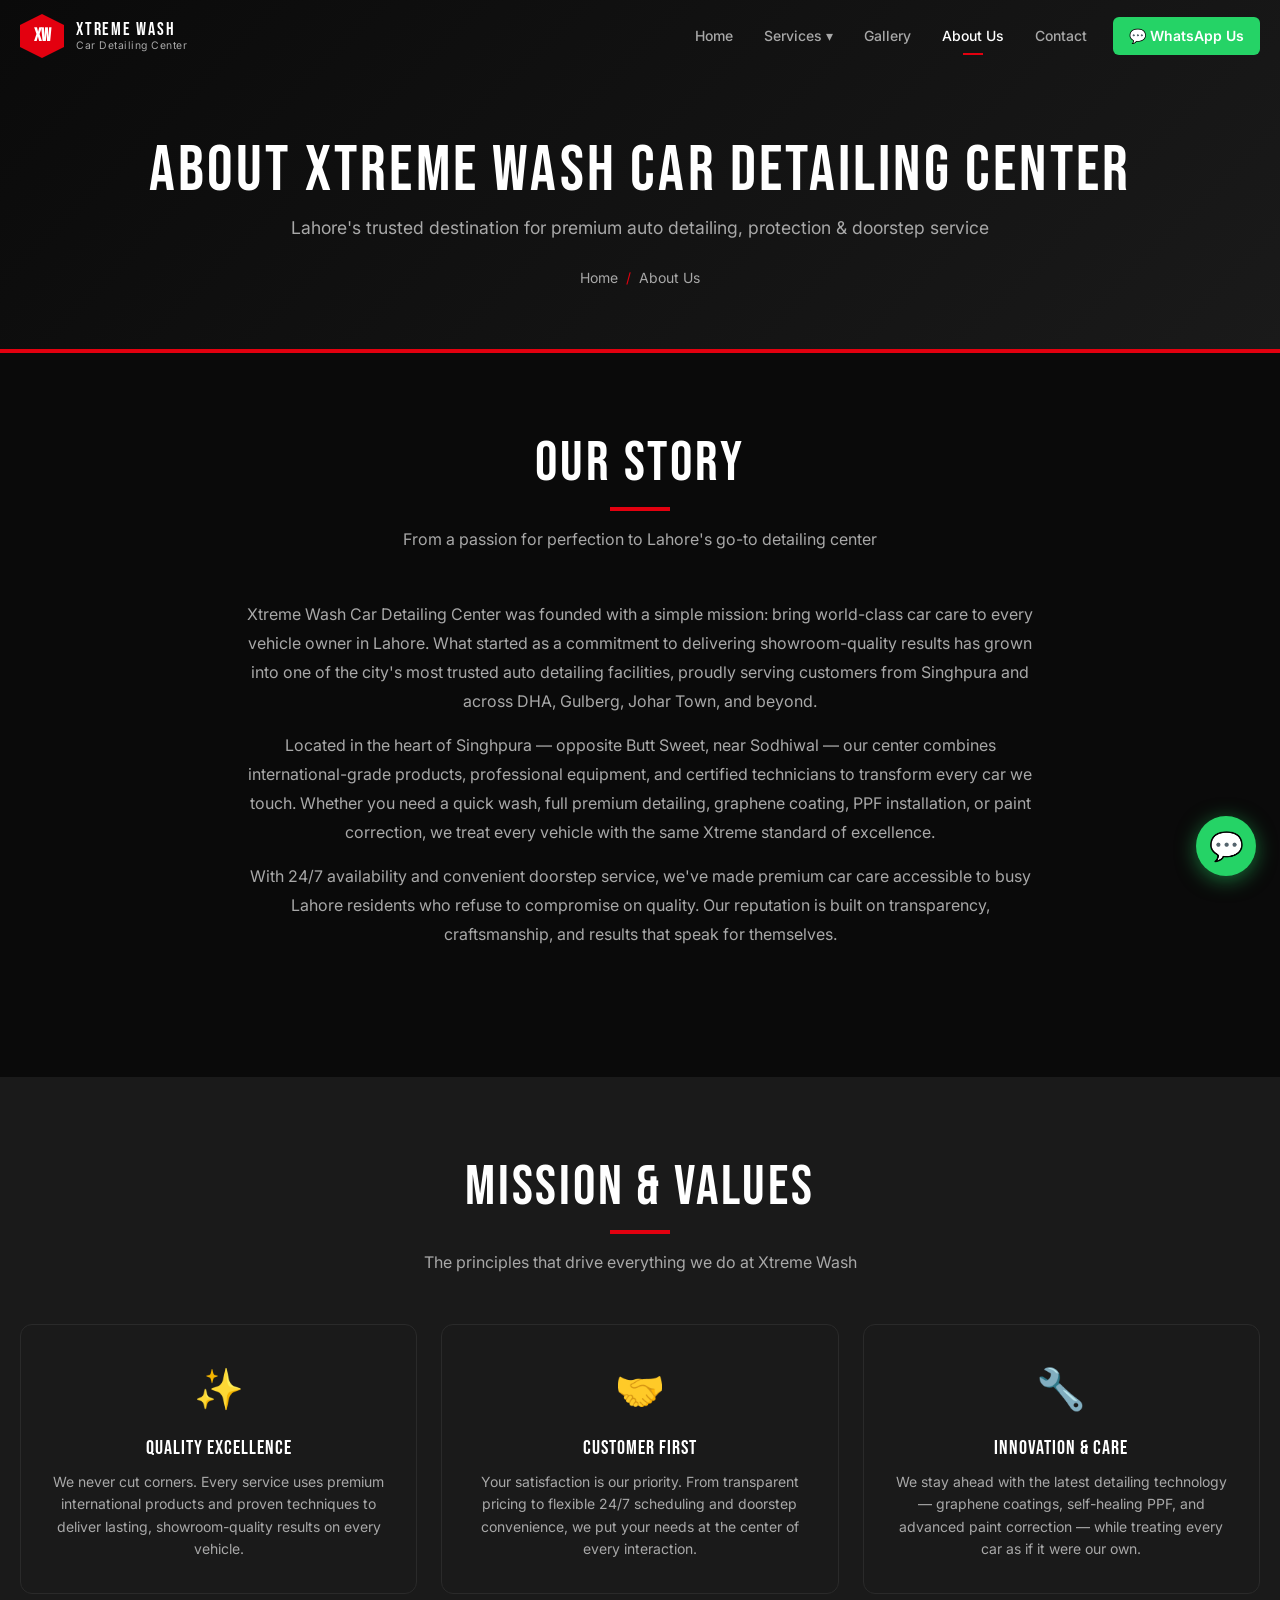
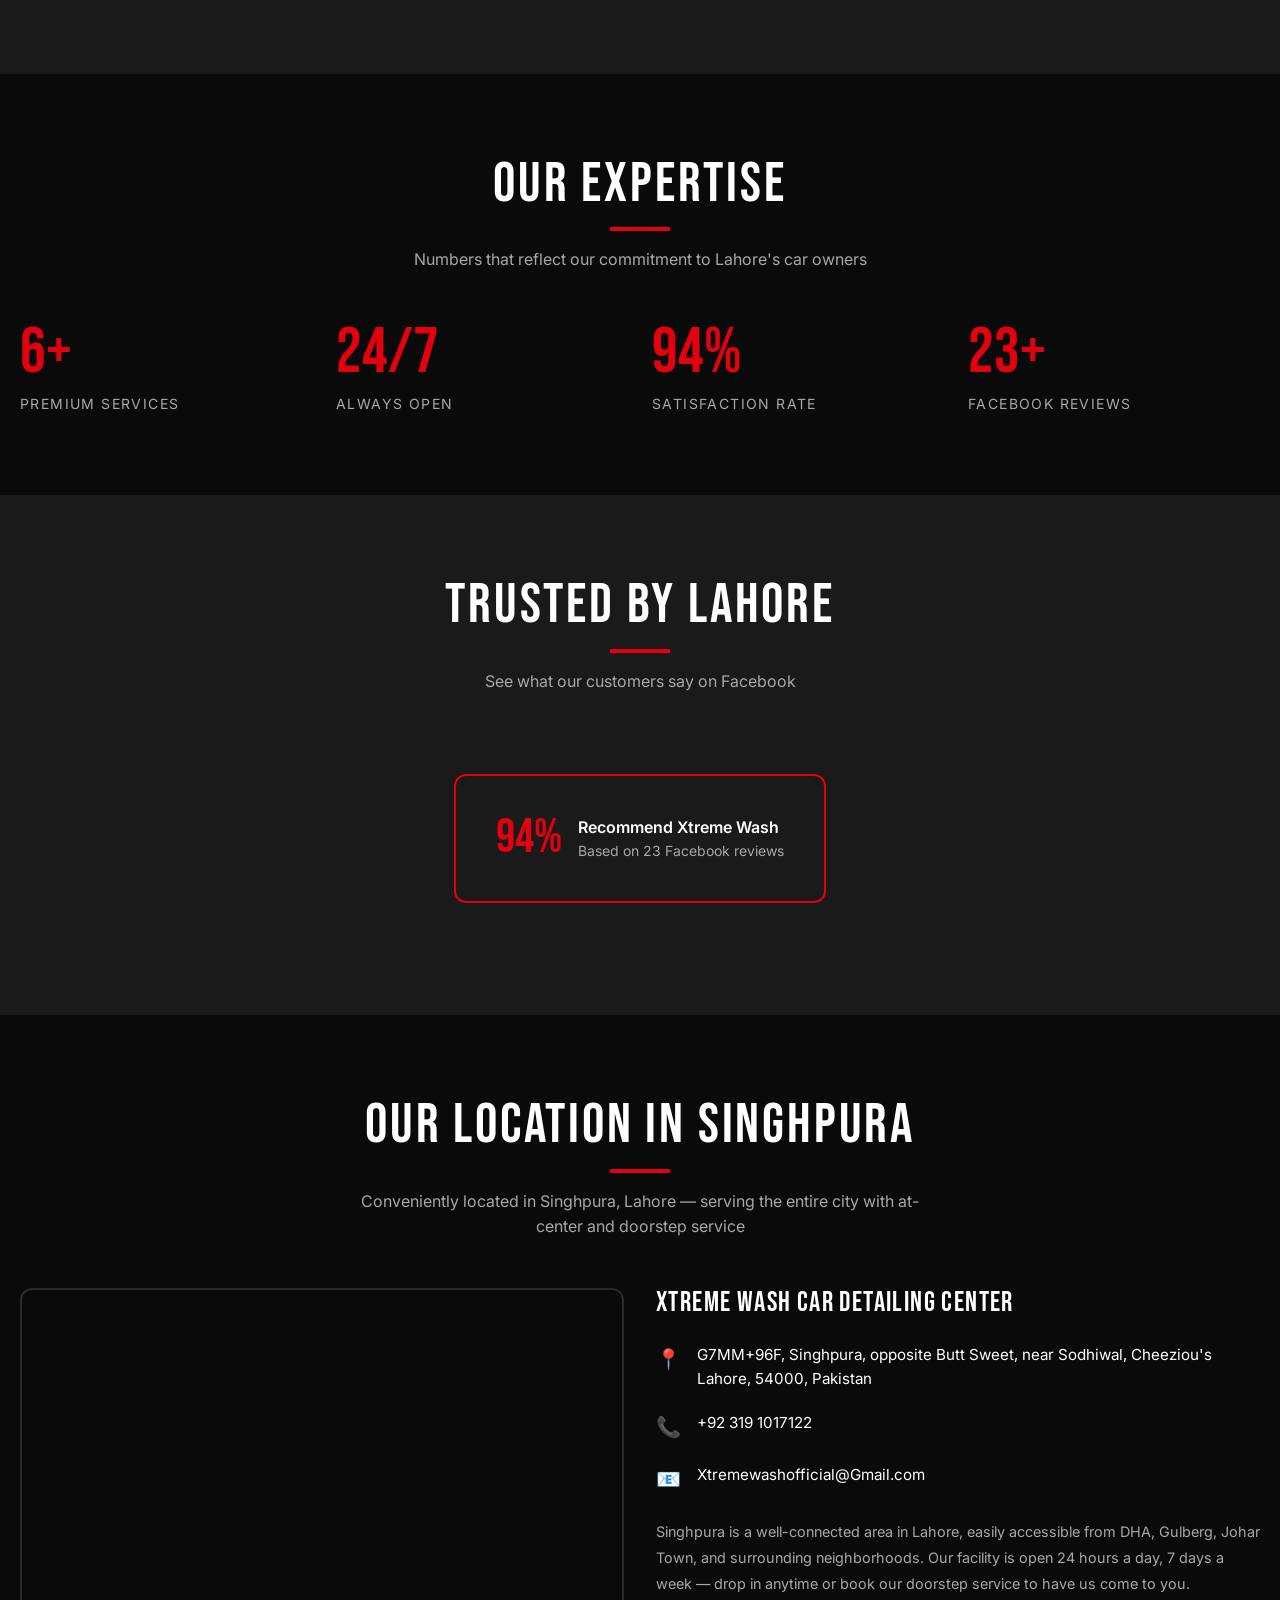
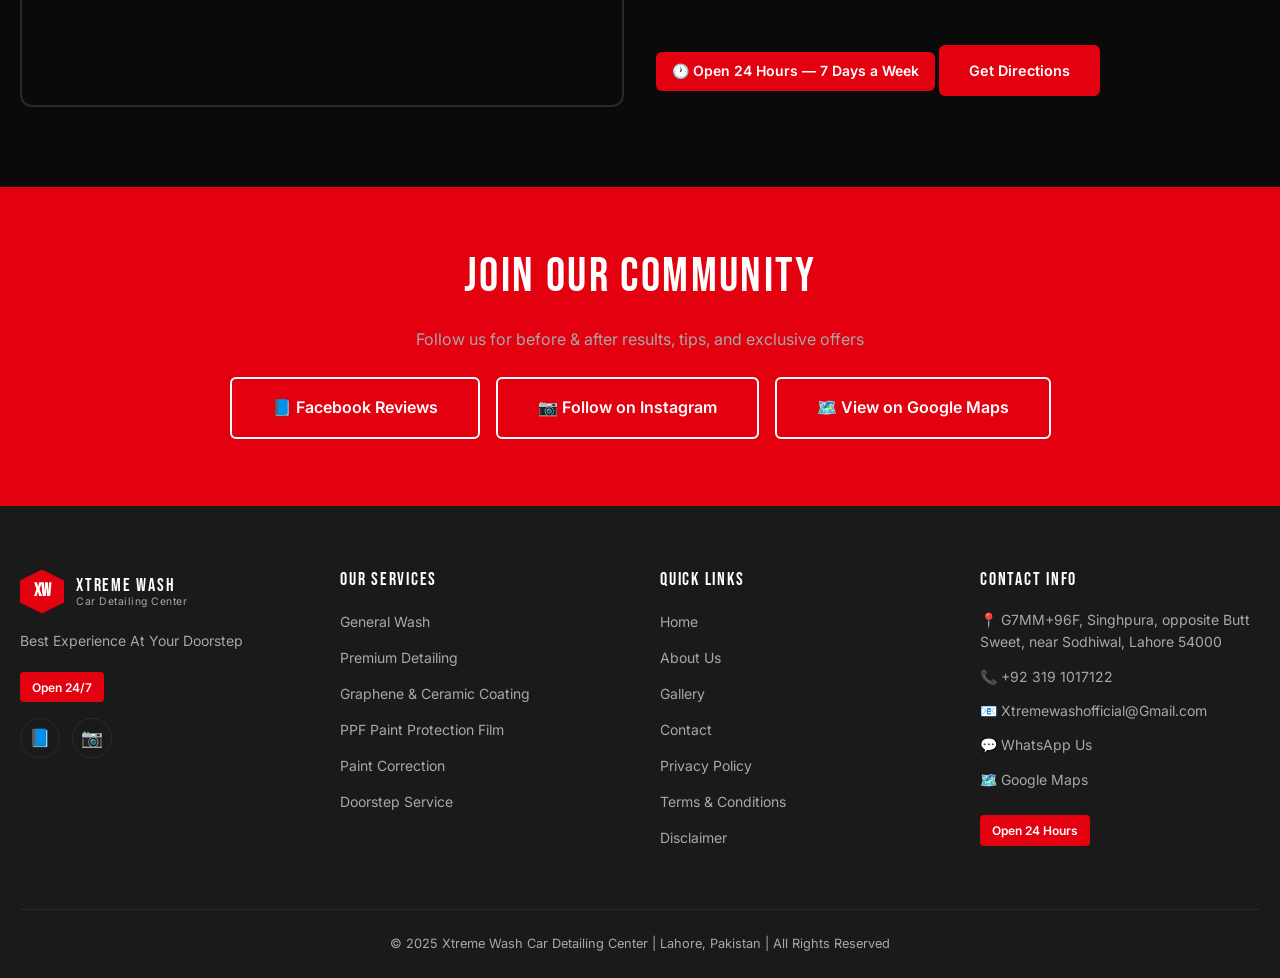
<file: about.html>
<!DOCTYPE html>
<html lang="en">
<head>
  <meta charset="UTF-8">
  <meta name="viewport" content="width=device-width, initial-scale=1.0">
  <meta name="robots" content="index, follow">
  <meta name="geo.region" content="PK-PB">
  <meta name="geo.placename" content="Lahore, Punjab, Pakistan">
  <meta name="geo.position" content="31.5204;74.3587">
  <meta name="language" content="English">
  <title>About Xtreme Wash Car Detailing Center | Lahore Car Detailing</title>
  <meta name="description" content="Learn about Xtreme Wash Car Detailing Center in Singhpura, Lahore. Premium car detailing, graphene coating, PPF & paint correction. Open 24/7. 94% customer satisfaction.">
  <meta name="keywords" content="about Xtreme Wash, car detailing center Lahore, Singhpura car wash, premium detailing Pakistan">
  <link rel="canonical" href="https://www.xtremewash.pk/about.html">
  <meta property="og:site_name" content="Xtreme Wash Car Detailing Center">
  <meta property="og:locale" content="en_PK">
  <meta property="og:type" content="website">
  <meta property="og:title" content="About Xtreme Wash Car Detailing Center | Lahore Car Detailing">
  <meta property="og:description" content="Lahore's trusted car detailing center in Singhpura. Premium services, expert technicians, open 24/7.">
  <meta property="og:url" content="https://www.xtremewash.pk/about.html">
  <meta property="og:image" content="https://www.xtremewash.pk/images/og-xtreme-wash.jpg">
  <meta name="twitter:card" content="summary_large_image">
  <meta name="twitter:title" content="About Xtreme Wash Car Detailing Center">
  <meta name="twitter:description" content="Premium car detailing in Singhpura, Lahore. Open 24/7 with doorstep service across the city.">
  <meta name="twitter:image" content="https://www.xtremewash.pk/images/og-xtreme-wash.jpg">
  <link rel="icon" type="image/svg+xml" href="images/favicon.svg">
  <link rel="preconnect" href="https://fonts.googleapis.com">
  <link rel="preconnect" href="https://fonts.gstatic.com" crossorigin>
  <link href="https://fonts.googleapis.com/css2?family=Bebas+Neue&family=Inter:wght@400;500;600;700&display=swap" rel="stylesheet">
  <link rel="stylesheet" href="css/main.css">
  <script type="application/ld+json">
  {
    "@context": "https://schema.org",
    "@type": "AboutPage",
    "name": "About Xtreme Wash Car Detailing Center",
    "url": "https://www.xtremewash.pk/about.html",
    "description": "Learn about Xtreme Wash Car Detailing Center — Lahore's premier auto detailing facility in Singhpura.",
    "mainEntity": {
      "@type": "AutoWash",
      "name": "Xtreme Wash Car Detailing Center",
      "url": "https://www.xtremewash.pk",
      "telephone": "+923191017122",
      "email": "Xtremewashofficial@Gmail.com",
      "address": {
        "@type": "PostalAddress",
        "streetAddress": "G7MM+96F, Singhpura, opposite Butt Sweet, near Sodhiwal",
        "addressLocality": "Lahore",
        "addressRegion": "Punjab",
        "postalCode": "54000",
        "addressCountry": "PK"
      },
      "aggregateRating": {
        "@type": "AggregateRating",
        "ratingValue": "4.7",
        "reviewCount": "23"
      }
    },
    "breadcrumb": {
      "@type": "BreadcrumbList",
      "itemListElement": [
        { "@type": "ListItem", "position": 1, "name": "Home", "item": "https://www.xtremewash.pk/" },
        { "@type": "ListItem", "position": 2, "name": "About Us", "item": "https://www.xtremewash.pk/about.html" }
      ]
    }
  }
  </script>
</head>
<body>

  <!-- HEADER -->
  <header class="header">
    <div class="header__inner">
      <a href="index.html" class="logo" aria-label="Xtreme Wash Home">
        <div class="logo__badge">XW</div>
        <div class="logo__text">
          <div class="logo__name">XTREME WASH</div>
          <div class="logo__sub">Car Detailing Center</div>
        </div>
      </a>
      <nav class="nav" aria-label="Main navigation">
        <a href="index.html" class="nav__link">Home</a>
        <div class="nav__dropdown">
          <span class="nav__link nav__dropdown-toggle">Services ▾</span>
          <div class="nav__dropdown-menu">
            <a href="services-general-wash.html" class="nav__dropdown-item">General Wash</a>
            <a href="services-premium-detailing.html" class="nav__dropdown-item">Premium Detailing</a>
            <a href="services-coating.html" class="nav__dropdown-item">Graphene &amp; Ceramic Coating</a>
            <a href="services-ppf.html" class="nav__dropdown-item">PPF Paint Protection Film</a>
            <a href="services-paint-correction.html" class="nav__dropdown-item">Paint Correction</a>
            <a href="services-doorstep.html" class="nav__dropdown-item">Doorstep Service</a>
          </div>
        </div>
        <a href="gallery.html" class="nav__link">Gallery</a>
        <a href="about.html" class="nav__link active">About Us</a>
        <a href="contact.html" class="nav__link">Contact</a>
        <a href="#" class="nav__whatsapp" data-whatsapp>💬 WhatsApp Us</a>
      </nav>
      <button class="hamburger" aria-label="Open menu" aria-expanded="false">
        <span></span><span></span><span></span>
      </button>
    </div>
  </header>

  <div class="mobile-menu" aria-hidden="true">
    <a href="index.html" class="mobile-menu__link">Home</a>
    <a href="services-general-wash.html" class="mobile-menu__sub">General Wash</a>
    <a href="services-premium-detailing.html" class="mobile-menu__sub">Premium Detailing</a>
    <a href="services-coating.html" class="mobile-menu__sub">Graphene &amp; Ceramic Coating</a>
    <a href="services-ppf.html" class="mobile-menu__sub">PPF</a>
    <a href="services-paint-correction.html" class="mobile-menu__sub">Paint Correction</a>
    <a href="services-doorstep.html" class="mobile-menu__sub">Doorstep Service</a>
    <a href="gallery.html" class="mobile-menu__link">Gallery</a>
    <a href="about.html" class="mobile-menu__link active">About Us</a>
    <a href="contact.html" class="mobile-menu__link">Contact</a>
    <a href="#" class="mobile-menu__whatsapp" data-whatsapp>💬 WhatsApp Us</a>
  </div>

  <main>
    <!-- PAGE HERO -->
    <section class="page-hero">
      <div class="container">
        <h1>About Xtreme Wash Car Detailing Center</h1>
        <p>Lahore's trusted destination for premium auto detailing, protection &amp; doorstep service</p>
        <nav class="breadcrumb" aria-label="Breadcrumb">
          <a href="index.html">Home</a>
          <span class="breadcrumb__sep">/</span>
          <span aria-current="page">About Us</span>
        </nav>
      </div>
    </section>

    <!-- OUR STORY -->
    <section class="section section--dark fade-in">
      <div class="container">
        <div class="section-header">
          <h2>OUR STORY</h2>
          <p>From a passion for perfection to Lahore's go-to detailing center</p>
        </div>
        <div class="content-block text-center">
          <p>Xtreme Wash Car Detailing Center was founded with a simple mission: bring world-class car care to every vehicle owner in Lahore. What started as a commitment to delivering showroom-quality results has grown into one of the city's most trusted auto detailing facilities, proudly serving customers from Singhpura and across DHA, Gulberg, Johar Town, and beyond.</p>
          <p>Located in the heart of Singhpura — opposite Butt Sweet, near Sodhiwal — our center combines international-grade products, professional equipment, and certified technicians to transform every car we touch. Whether you need a quick wash, full premium detailing, graphene coating, PPF installation, or paint correction, we treat every vehicle with the same Xtreme standard of excellence.</p>
          <p>With 24/7 availability and convenient doorstep service, we've made premium car care accessible to busy Lahore residents who refuse to compromise on quality. Our reputation is built on transparency, craftsmanship, and results that speak for themselves.</p>
        </div>
      </div>
    </section>

    <!-- MISSION & VALUES -->
    <section class="section section--alt fade-in">
      <div class="container">
        <div class="section-header">
          <h2>MISSION &amp; VALUES</h2>
          <p>The principles that drive everything we do at Xtreme Wash</p>
        </div>
        <div class="values-grid">
          <div class="value-card">
            <div class="value-card__icon">✨</div>
            <h3 class="value-card__title">QUALITY EXCELLENCE</h3>
            <p class="value-card__text">We never cut corners. Every service uses premium international products and proven techniques to deliver lasting, showroom-quality results on every vehicle.</p>
          </div>
          <div class="value-card">
            <div class="value-card__icon">🤝</div>
            <h3 class="value-card__title">CUSTOMER FIRST</h3>
            <p class="value-card__text">Your satisfaction is our priority. From transparent pricing to flexible 24/7 scheduling and doorstep convenience, we put your needs at the center of every interaction.</p>
          </div>
          <div class="value-card">
            <div class="value-card__icon">🔧</div>
            <h3 class="value-card__title">INNOVATION &amp; CARE</h3>
            <p class="value-card__text">We stay ahead with the latest detailing technology — graphene coatings, self-healing PPF, and advanced paint correction — while treating every car as if it were our own.</p>
          </div>
        </div>
      </div>
    </section>

    <!-- EXPERTISE STATS -->
    <section class="section section--dark fade-in">
      <div class="container">
        <div class="section-header">
          <h2>OUR EXPERTISE</h2>
          <p>Numbers that reflect our commitment to Lahore's car owners</p>
        </div>
        <div class="expertise-grid">
          <div class="stat">
            <div class="stat__number">6+</div>
            <div class="stat__label">Premium Services</div>
          </div>
          <div class="stat">
            <div class="stat__number">24/7</div>
            <div class="stat__label">Always Open</div>
          </div>
          <div class="stat">
            <div class="stat__number">94%</div>
            <div class="stat__label">Satisfaction Rate</div>
          </div>
          <div class="stat">
            <div class="stat__number">23+</div>
            <div class="stat__label">Facebook Reviews</div>
          </div>
        </div>
      </div>
    </section>

    <!-- FACEBOOK REVIEW BADGE -->
    <section class="section section--alt fade-in">
      <div class="container text-center">
        <div class="section-header">
          <h2>TRUSTED BY LAHORE</h2>
          <p>See what our customers say on Facebook</p>
        </div>
        <a href="https://www.facebook.com/xtremewashofficial" target="_blank" rel="noopener noreferrer" class="review-badge">
          <div class="review-badge__percent">94%</div>
          <div class="review-badge__text">
            <div class="review-badge__label">Recommend Xtreme Wash</div>
            <div class="review-badge__count">Based on 23 Facebook reviews</div>
          </div>
        </a>
      </div>
    </section>

    <!-- LOCATION -->
    <section class="section section--dark fade-in" id="location">
      <div class="container">
        <div class="section-header">
          <h2>OUR LOCATION IN SINGHPURA</h2>
          <p>Conveniently located in Singhpura, Lahore — serving the entire city with at-center and doorstep service</p>
        </div>
        <div class="location-grid">
          <div class="location-map">
            <iframe src="https://www.google.com/maps/embed?pb=!1m18!1m12!1m3!1d3403.0!2d74.3587!3d31.5204!2m3!1f0!2f0!3f0!3m2!1i1024!2i768!4f13.1!3m3!1m2!1s0x0%3A0x0!2zMzHCsDMxJzEzLjQiTiA3NMKwMjEnMzEuMyJF!5e0!3m2!1sen!2spk!4v1700000000000!5m2!1sen!2spk" allowfullscreen="" loading="lazy" referrerpolicy="no-referrer-when-downgrade" title="Xtreme Wash location on Google Maps"></iframe>
          </div>
          <div class="location-info">
            <h3>XTREME WASH CAR DETAILING CENTER</h3>
            <div class="location-detail">
              <span class="location-detail__icon">📍</span>
              <span>G7MM+96F, Singhpura, opposite Butt Sweet, near Sodhiwal, Cheeziou's Lahore, 54000, Pakistan</span>
            </div>
            <div class="location-detail">
              <span class="location-detail__icon">📞</span>
              <span><a href="tel:+923191017122">+92 319 1017122</a></span>
            </div>
            <div class="location-detail">
              <span class="location-detail__icon">📧</span>
              <span><a href="mailto:Xtremewashofficial@Gmail.com">Xtremewashofficial@Gmail.com</a></span>
            </div>
            <p style="color:var(--chrome);font-size:0.9rem;line-height:1.8;margin:1.5rem 0;">Singhpura is a well-connected area in Lahore, easily accessible from DHA, Gulberg, Johar Town, and surrounding neighborhoods. Our facility is open 24 hours a day, 7 days a week — drop in anytime or book our doorstep service to have us come to you.</p>
            <div class="hours-badge">🕐 Open 24 Hours — 7 Days a Week</div>
            <a href="contact.html" class="btn btn--primary" style="margin-top:1.5rem;">Get Directions</a>
          </div>
        </div>
      </div>
    </section>

    <!-- SOCIAL PROOF -->
    <section class="cta-banner fade-in">
      <div class="container">
        <h2>JOIN OUR COMMUNITY</h2>
        <p style="color:var(--chrome);margin-bottom:1.5rem;">Follow us for before &amp; after results, tips, and exclusive offers</p>
        <div class="cta-banner__buttons">
          <a href="https://www.facebook.com/xtremewashofficial" target="_blank" rel="noopener noreferrer" class="btn btn--outline btn--lg">📘 Facebook Reviews</a>
          <a href="https://www.instagram.com/xtremewashofficial" target="_blank" rel="noopener noreferrer" class="btn btn--outline btn--lg">📷 Follow on Instagram</a>
          <a href="https://maps.google.com/?q=G7MM+96F+Singhpura+Lahore" target="_blank" rel="noopener noreferrer" class="btn btn--outline btn--lg">🗺️ View on Google Maps</a>
        </div>
      </div>
    </section>
  </main>

  <!-- FOOTER -->
  <footer class="footer">
    <div class="container">
      <div class="footer__grid">
        <div>
          <a href="index.html" class="logo" style="margin-bottom:1rem;">
            <div class="logo__badge">XW</div>
            <div class="logo__text">
              <div class="logo__name">XTREME WASH</div>
              <div class="logo__sub">Car Detailing Center</div>
            </div>
          </a>
          <p style="font-size:0.875rem;color:var(--chrome);margin-bottom:0.5rem;">Best Experience At Your Doorstep</p>
          <span class="footer__badge">Open 24/7</span>
          <div class="footer__social">
            <a href="https://www.facebook.com/xtremewashofficial" target="_blank" rel="noopener noreferrer" aria-label="Facebook">📘</a>
            <a href="https://www.instagram.com/xtremewashofficial" target="_blank" rel="noopener noreferrer" aria-label="Instagram">📷</a>
          </div>
        </div>
        <div>
          <h4 class="footer__title">OUR SERVICES</h4>
          <ul class="footer__links">
            <li><a href="services-general-wash.html">General Wash</a></li>
            <li><a href="services-premium-detailing.html">Premium Detailing</a></li>
            <li><a href="services-coating.html">Graphene &amp; Ceramic Coating</a></li>
            <li><a href="services-ppf.html">PPF Paint Protection Film</a></li>
            <li><a href="services-paint-correction.html">Paint Correction</a></li>
            <li><a href="services-doorstep.html">Doorstep Service</a></li>
          </ul>
        </div>
        <div>
          <h4 class="footer__title">QUICK LINKS</h4>
          <ul class="footer__links">
            <li><a href="index.html">Home</a></li>
            <li><a href="about.html">About Us</a></li>
            <li><a href="gallery.html">Gallery</a></li>
            <li><a href="contact.html">Contact</a></li>
            <li><a href="privacy-policy.html">Privacy Policy</a></li>
            <li><a href="terms-and-conditions.html">Terms &amp; Conditions</a></li>
            <li><a href="disclaimer.html">Disclaimer</a></li>
          </ul>
        </div>
        <div>
          <h4 class="footer__title">CONTACT INFO</h4>
          <div class="footer__contact">
            <p>📍 G7MM+96F, Singhpura, opposite Butt Sweet, near Sodhiwal, Lahore 54000</p>
            <p>📞 <a href="tel:+923191017122">+92 319 1017122</a></p>
            <p>📧 <a href="mailto:Xtremewashofficial@Gmail.com">Xtremewashofficial@Gmail.com</a></p>
            <p>💬 <a href="#" data-whatsapp>WhatsApp Us</a></p>
            <p>🗺️ <a href="https://maps.google.com/?q=G7MM+96F+Singhpura+Lahore" target="_blank" rel="noopener noreferrer">Google Maps</a></p>
            <span class="footer__badge">Open 24 Hours</span>
          </div>
        </div>
      </div>
      <div class="footer__bottom">
        <p>© 2025 Xtreme Wash Car Detailing Center | Lahore, Pakistan | All Rights Reserved</p>
      </div>
    </div>
  </footer>

  <a href="#" class="whatsapp-float" data-whatsapp aria-label="Chat on WhatsApp">💬</a>
  <button class="back-to-top" aria-label="Back to top">↑</button>

  <script src="js/main.js"></script>
</body>
</html>
</file>
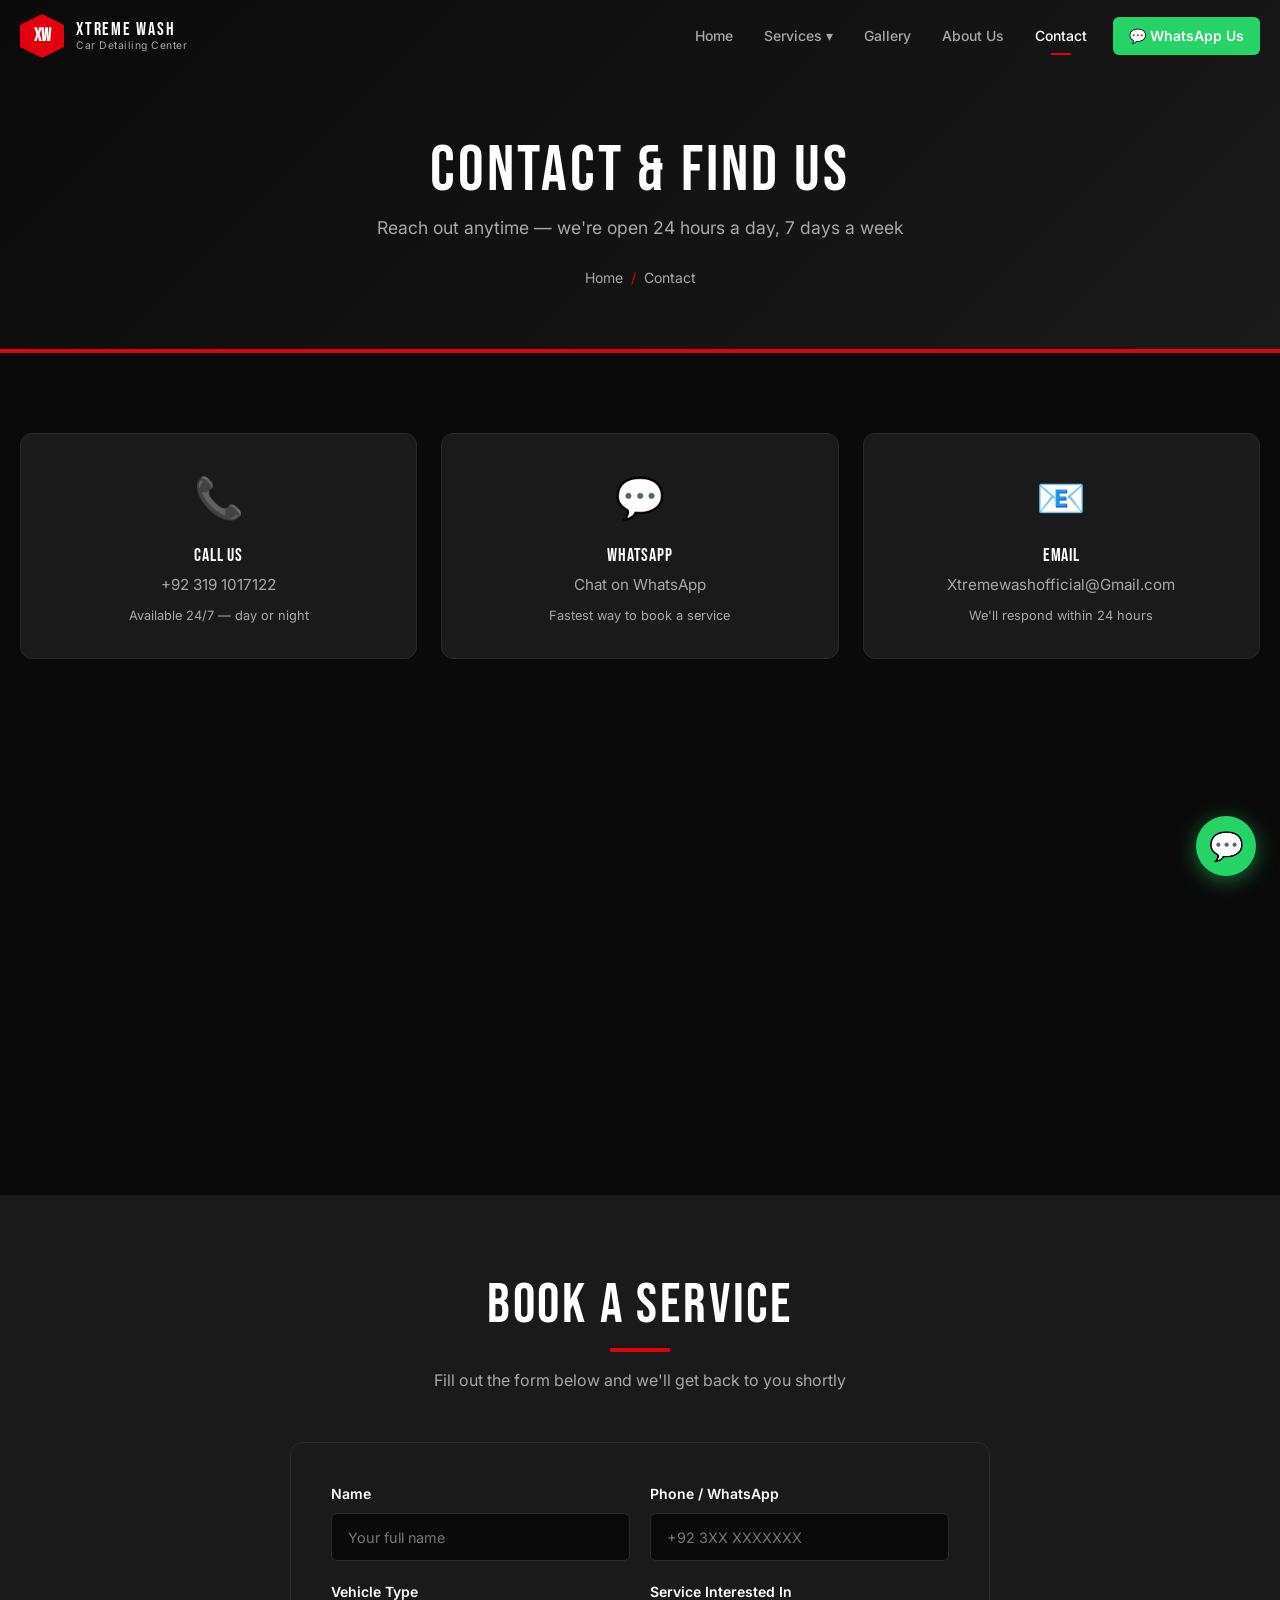
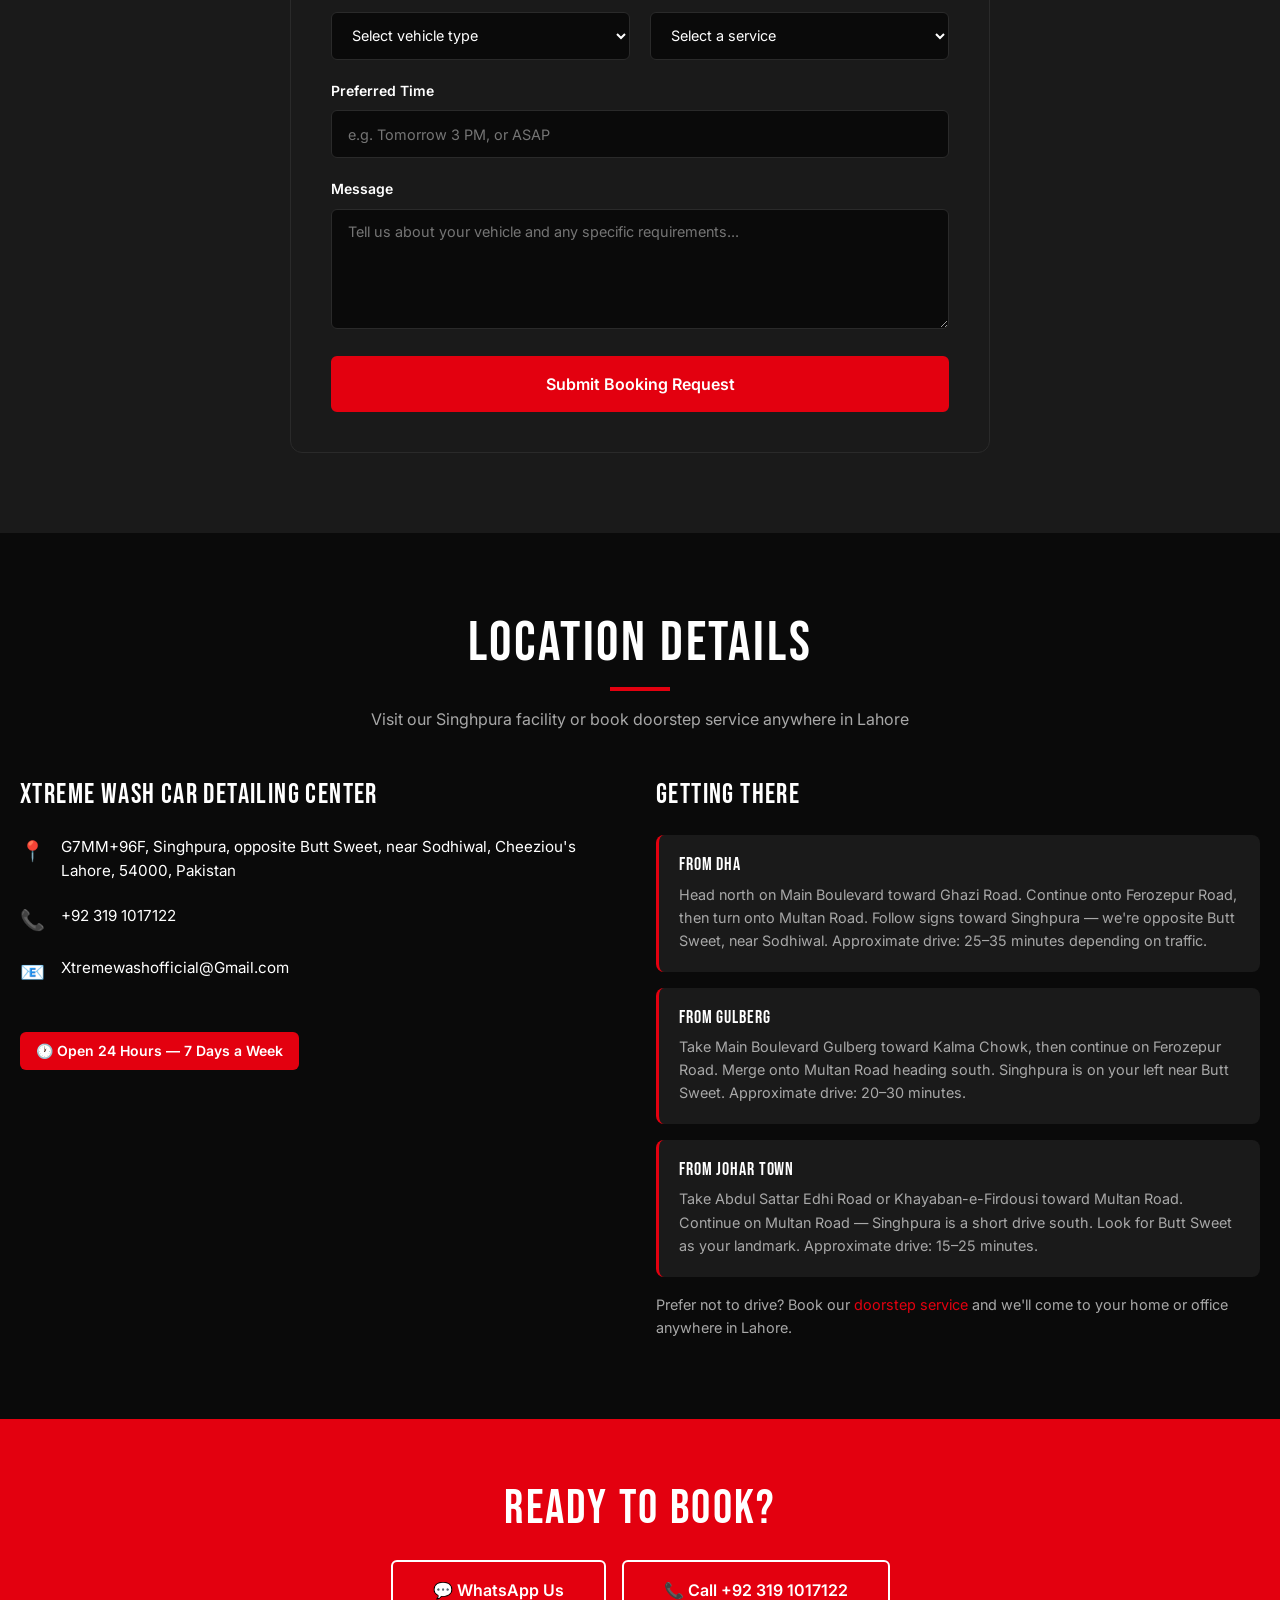
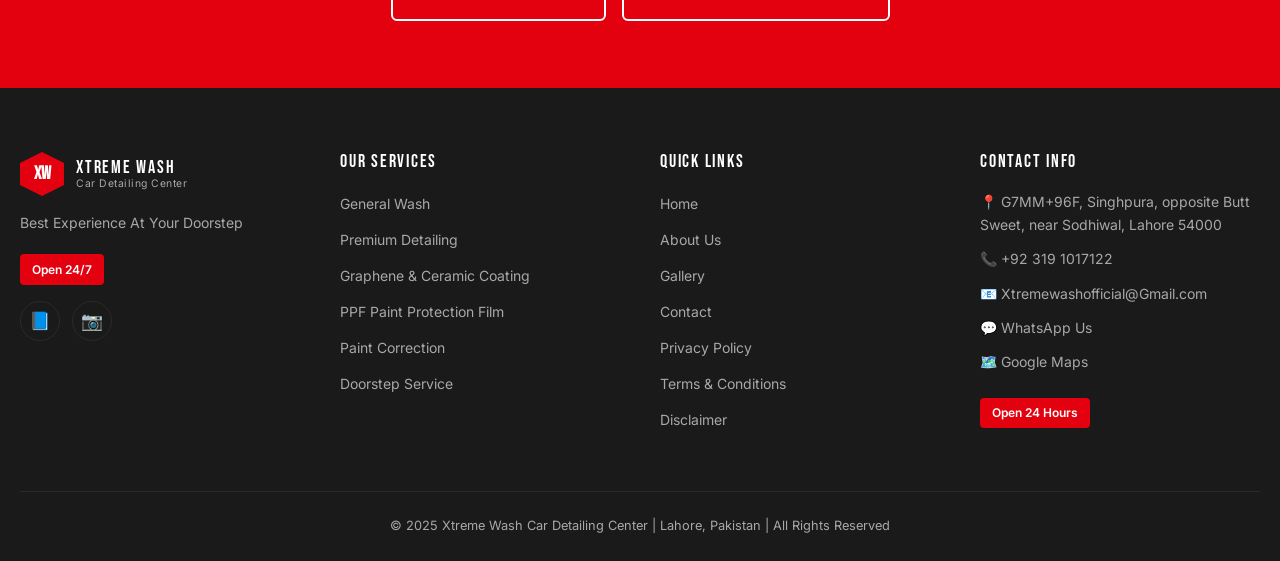
<file: contact.html>
<!DOCTYPE html>
<html lang="en">
<head>
  <meta charset="UTF-8">
  <meta name="viewport" content="width=device-width, initial-scale=1.0">
  <meta name="robots" content="index, follow">
  <meta name="geo.region" content="PK-PB">
  <meta name="geo.placename" content="Lahore, Punjab, Pakistan">
  <meta name="geo.position" content="31.5204;74.3587">
  <meta name="language" content="English">
  <title>Contact Xtreme Wash Lahore | Car Detailing Center | +92 319 1017122</title>
  <meta name="description" content="Contact Xtreme Wash Car Detailing Center in Lahore. Call +92 319 1017122, WhatsApp us, or visit Singhpura. Open 24/7. Doorstep service across DHA, Gulberg &amp; Johar Town.">
  <meta name="keywords" content="contact Xtreme Wash, car detailing Lahore phone, Singhpura car wash contact, doorstep detailing Lahore">
  <link rel="canonical" href="https://www.xtremewash.pk/contact.html">
  <meta property="og:site_name" content="Xtreme Wash Car Detailing Center">
  <meta property="og:locale" content="en_PK">
  <meta property="og:type" content="website">
  <meta property="og:title" content="Contact Xtreme Wash Lahore | +92 319 1017122">
  <meta property="og:description" content="Get in touch with Xtreme Wash Car Detailing Center. Call, WhatsApp, or visit us in Singhpura, Lahore. Open 24/7.">
  <meta property="og:url" content="https://www.xtremewash.pk/contact.html">
  <meta property="og:image" content="https://www.xtremewash.pk/images/og-xtreme-wash.jpg">
  <meta name="twitter:card" content="summary_large_image">
  <meta name="twitter:title" content="Contact Xtreme Wash Lahore">
  <meta name="twitter:description" content="Call +92 319 1017122 or WhatsApp Xtreme Wash for car detailing in Lahore.">
  <meta name="twitter:image" content="https://www.xtremewash.pk/images/og-xtreme-wash.jpg">
  <link rel="icon" type="image/svg+xml" href="images/favicon.svg">
  <link rel="preconnect" href="https://fonts.googleapis.com">
  <link rel="preconnect" href="https://fonts.gstatic.com" crossorigin>
  <link href="https://fonts.googleapis.com/css2?family=Bebas+Neue&family=Inter:wght@400;500;600;700&display=swap" rel="stylesheet">
  <link rel="stylesheet" href="css/main.css">
  <script type="application/ld+json">
  {
    "@context": "https://schema.org",
    "@type": "ContactPage",
    "name": "Contact Xtreme Wash Car Detailing Center",
    "url": "https://www.xtremewash.pk/contact.html",
    "description": "Contact Xtreme Wash for car detailing services in Lahore.",
    "mainEntity": {
      "@type": "AutoWash",
      "name": "Xtreme Wash Car Detailing Center",
      "url": "https://www.xtremewash.pk",
      "telephone": "+923191017122",
      "email": "Xtremewashofficial@Gmail.com",
      "address": {
        "@type": "PostalAddress",
        "streetAddress": "G7MM+96F, Singhpura, opposite Butt Sweet, near Sodhiwal",
        "addressLocality": "Lahore",
        "addressRegion": "Punjab",
        "postalCode": "54000",
        "addressCountry": "PK"
      },
      "openingHoursSpecification": {
        "@type": "OpeningHoursSpecification",
        "dayOfWeek": ["Monday","Tuesday","Wednesday","Thursday","Friday","Saturday","Sunday"],
        "opens": "00:00",
        "closes": "23:59"
      }
    },
    "breadcrumb": {
      "@type": "BreadcrumbList",
      "itemListElement": [
        { "@type": "ListItem", "position": 1, "name": "Home", "item": "https://www.xtremewash.pk/" },
        { "@type": "ListItem", "position": 2, "name": "Contact", "item": "https://www.xtremewash.pk/contact.html" }
      ]
    }
  }
  </script>
</head>
<body>

  <!-- HEADER -->
  <header class="header">
    <div class="header__inner">
      <a href="index.html" class="logo" aria-label="Xtreme Wash Home">
        <div class="logo__badge">XW</div>
        <div class="logo__text">
          <div class="logo__name">XTREME WASH</div>
          <div class="logo__sub">Car Detailing Center</div>
        </div>
      </a>
      <nav class="nav" aria-label="Main navigation">
        <a href="index.html" class="nav__link">Home</a>
        <div class="nav__dropdown">
          <span class="nav__link nav__dropdown-toggle">Services ▾</span>
          <div class="nav__dropdown-menu">
            <a href="services-general-wash.html" class="nav__dropdown-item">General Wash</a>
            <a href="services-premium-detailing.html" class="nav__dropdown-item">Premium Detailing</a>
            <a href="services-coating.html" class="nav__dropdown-item">Graphene &amp; Ceramic Coating</a>
            <a href="services-ppf.html" class="nav__dropdown-item">PPF Paint Protection Film</a>
            <a href="services-paint-correction.html" class="nav__dropdown-item">Paint Correction</a>
            <a href="services-doorstep.html" class="nav__dropdown-item">Doorstep Service</a>
          </div>
        </div>
        <a href="gallery.html" class="nav__link">Gallery</a>
        <a href="about.html" class="nav__link">About Us</a>
        <a href="contact.html" class="nav__link active">Contact</a>
        <a href="#" class="nav__whatsapp" data-whatsapp>💬 WhatsApp Us</a>
      </nav>
      <button class="hamburger" aria-label="Open menu" aria-expanded="false">
        <span></span><span></span><span></span>
      </button>
    </div>
  </header>

  <div class="mobile-menu" aria-hidden="true">
    <a href="index.html" class="mobile-menu__link">Home</a>
    <a href="services-general-wash.html" class="mobile-menu__sub">General Wash</a>
    <a href="services-premium-detailing.html" class="mobile-menu__sub">Premium Detailing</a>
    <a href="services-coating.html" class="mobile-menu__sub">Graphene &amp; Ceramic Coating</a>
    <a href="services-ppf.html" class="mobile-menu__sub">PPF</a>
    <a href="services-paint-correction.html" class="mobile-menu__sub">Paint Correction</a>
    <a href="services-doorstep.html" class="mobile-menu__sub">Doorstep Service</a>
    <a href="gallery.html" class="mobile-menu__link">Gallery</a>
    <a href="about.html" class="mobile-menu__link">About Us</a>
    <a href="contact.html" class="mobile-menu__link active">Contact</a>
    <a href="#" class="mobile-menu__whatsapp" data-whatsapp>💬 WhatsApp Us</a>
  </div>

  <main>
    <!-- PAGE HERO -->
    <section class="page-hero">
      <div class="container">
        <h1>Contact &amp; Find Us</h1>
        <p>Reach out anytime — we're open 24 hours a day, 7 days a week</p>
        <nav class="breadcrumb" aria-label="Breadcrumb">
          <a href="index.html">Home</a>
          <span class="breadcrumb__sep">/</span>
          <span aria-current="page">Contact</span>
        </nav>
      </div>
    </section>

    <!-- CONTACT CARDS -->
    <section class="section section--dark fade-in">
      <div class="container">
        <div class="contact-cards">
          <div class="contact-card">
            <div class="contact-card__icon">📞</div>
            <h3 class="contact-card__title">CALL US</h3>
            <p class="contact-card__value"><a href="tel:+923191017122">+92 319 1017122</a></p>
            <p class="contact-card__value" style="margin-top:0.5rem;font-size:0.8rem;">Available 24/7 — day or night</p>
          </div>
          <div class="contact-card">
            <div class="contact-card__icon">💬</div>
            <h3 class="contact-card__title">WHATSAPP</h3>
            <p class="contact-card__value"><a href="#" data-whatsapp>Chat on WhatsApp</a></p>
            <p class="contact-card__value" style="margin-top:0.5rem;font-size:0.8rem;">Fastest way to book a service</p>
          </div>
          <div class="contact-card">
            <div class="contact-card__icon">📧</div>
            <h3 class="contact-card__title">EMAIL</h3>
            <p class="contact-card__value"><a href="mailto:Xtremewashofficial@Gmail.com">Xtremewashofficial@Gmail.com</a></p>
            <p class="contact-card__value" style="margin-top:0.5rem;font-size:0.8rem;">We'll respond within 24 hours</p>
          </div>
        </div>
      </div>
    </section>

    <!-- FULL-WIDTH MAP -->
    <section class="fade-in">
      <div class="location-map" style="border-radius:0;border:none;min-height:400px;">
        <iframe src="https://www.google.com/maps/embed?pb=!1m18!1m12!1m3!1d3403.0!2d74.3587!3d31.5204!2m3!1f0!2f0!3f0!3m2!1i1024!2i768!4f13.1!3m3!1m2!1s0x0%3A0x0!2zMzHCsDMxJzEzLjQiTiA3NMKwMjEnMzEuMyJF!5e0!3m2!1sen!2spk!4v1700000000000!5m2!1sen!2spk" allowfullscreen="" loading="lazy" referrerpolicy="no-referrer-when-downgrade" title="Xtreme Wash location on Google Maps" style="min-height:400px;"></iframe>
      </div>
    </section>

    <!-- CONTACT FORM -->
    <section class="section section--alt fade-in">
      <div class="container">
        <div class="section-header">
          <h2>BOOK A SERVICE</h2>
          <p>Fill out the form below and we'll get back to you shortly</p>
        </div>
        <form id="contact-form" class="contact-form" novalidate>
          <div class="form-row">
            <div class="form-group">
              <label for="name">Name</label>
              <input type="text" id="name" name="name" required placeholder="Your full name" autocomplete="name">
            </div>
            <div class="form-group">
              <label for="phone">Phone / WhatsApp</label>
              <input type="tel" id="phone" name="phone" required placeholder="+92 3XX XXXXXXX" autocomplete="tel">
            </div>
          </div>
          <div class="form-row">
            <div class="form-group">
              <label for="vehicle-type">Vehicle Type</label>
              <select id="vehicle-type" name="vehicle-type" required>
                <option value="" disabled selected>Select vehicle type</option>
                <option value="hatchback">Hatchback</option>
                <option value="sedan">Sedan</option>
                <option value="suv">SUV</option>
                <option value="van">Van</option>
                <option value="luxury">Luxury</option>
              </select>
            </div>
            <div class="form-group">
              <label for="service">Service Interested In</label>
              <select id="service" name="service" required>
                <option value="" disabled selected>Select a service</option>
                <option value="general-wash">General Wash</option>
                <option value="premium-detailing">Premium Detailing</option>
                <option value="coating">Graphene &amp; Ceramic Coating</option>
                <option value="ppf">PPF Paint Protection Film</option>
                <option value="paint-correction">Paint Correction</option>
                <option value="doorstep">Doorstep Service</option>
              </select>
            </div>
          </div>
          <div class="form-group">
            <label for="preferred-time">Preferred Time</label>
            <input type="text" id="preferred-time" name="preferred-time" placeholder="e.g. Tomorrow 3 PM, or ASAP" required>
          </div>
          <div class="form-group">
            <label for="message">Message</label>
            <textarea id="message" name="message" placeholder="Tell us about your vehicle and any specific requirements..." rows="4"></textarea>
          </div>
          <button type="submit" class="btn btn--primary btn--lg" style="width:100%;">Submit Booking Request</button>
        </form>
      </div>
    </section>

    <!-- LOCATION DETAILS -->
    <section class="section section--dark fade-in">
      <div class="container">
        <div class="section-header">
          <h2>LOCATION DETAILS</h2>
          <p>Visit our Singhpura facility or book doorstep service anywhere in Lahore</p>
        </div>
        <div class="location-grid">
          <div class="location-info">
            <h3>XTREME WASH CAR DETAILING CENTER</h3>
            <div class="location-detail">
              <span class="location-detail__icon">📍</span>
              <span>G7MM+96F, Singhpura, opposite Butt Sweet, near Sodhiwal, Cheeziou's Lahore, 54000, Pakistan</span>
            </div>
            <div class="location-detail">
              <span class="location-detail__icon">📞</span>
              <span><a href="tel:+923191017122">+92 319 1017122</a></span>
            </div>
            <div class="location-detail">
              <span class="location-detail__icon">📧</span>
              <span><a href="mailto:Xtremewashofficial@Gmail.com">Xtremewashofficial@Gmail.com</a></span>
            </div>
            <div class="hours-badge" style="margin-top:1.5rem;">🕐 Open 24 Hours — 7 Days a Week</div>
          </div>
          <div>
            <h3 style="font-family:var(--font-heading);font-size:1.75rem;margin-bottom:1.5rem;letter-spacing:0.05em;">GETTING THERE</h3>
            <div class="directions-list">
              <div class="directions-item">
                <h4>FROM DHA</h4>
                <p>Head north on Main Boulevard toward Ghazi Road. Continue onto Ferozepur Road, then turn onto Multan Road. Follow signs toward Singhpura — we're opposite Butt Sweet, near Sodhiwal. Approximate drive: 25–35 minutes depending on traffic.</p>
              </div>
              <div class="directions-item">
                <h4>FROM GULBERG</h4>
                <p>Take Main Boulevard Gulberg toward Kalma Chowk, then continue on Ferozepur Road. Merge onto Multan Road heading south. Singhpura is on your left near Butt Sweet. Approximate drive: 20–30 minutes.</p>
              </div>
              <div class="directions-item">
                <h4>FROM JOHAR TOWN</h4>
                <p>Take Abdul Sattar Edhi Road or Khayaban-e-Firdousi toward Multan Road. Continue on Multan Road — Singhpura is a short drive south. Look for Butt Sweet as your landmark. Approximate drive: 15–25 minutes.</p>
              </div>
            </div>
            <p style="color:var(--chrome);font-size:0.9rem;margin-top:1rem;">Prefer not to drive? Book our <a href="services-doorstep.html" style="color:var(--red);">doorstep service</a> and we'll come to your home or office anywhere in Lahore.</p>
          </div>
        </div>
      </div>
    </section>

    <!-- CTA -->
    <section class="cta-banner fade-in">
      <div class="container">
        <h2>READY TO BOOK?</h2>
        <div class="cta-banner__buttons">
          <a href="#" class="btn btn--outline btn--lg" data-whatsapp>💬 WhatsApp Us</a>
          <a href="tel:+923191017122" class="btn btn--outline btn--lg">📞 Call +92 319 1017122</a>
        </div>
      </div>
    </section>
  </main>

  <!-- FOOTER -->
  <footer class="footer">
    <div class="container">
      <div class="footer__grid">
        <div>
          <a href="index.html" class="logo" style="margin-bottom:1rem;">
            <div class="logo__badge">XW</div>
            <div class="logo__text">
              <div class="logo__name">XTREME WASH</div>
              <div class="logo__sub">Car Detailing Center</div>
            </div>
          </a>
          <p style="font-size:0.875rem;color:var(--chrome);margin-bottom:0.5rem;">Best Experience At Your Doorstep</p>
          <span class="footer__badge">Open 24/7</span>
          <div class="footer__social">
            <a href="https://www.facebook.com/xtremewashofficial" target="_blank" rel="noopener noreferrer" aria-label="Facebook">📘</a>
            <a href="https://www.instagram.com/xtremewashofficial" target="_blank" rel="noopener noreferrer" aria-label="Instagram">📷</a>
          </div>
        </div>
        <div>
          <h4 class="footer__title">OUR SERVICES</h4>
          <ul class="footer__links">
            <li><a href="services-general-wash.html">General Wash</a></li>
            <li><a href="services-premium-detailing.html">Premium Detailing</a></li>
            <li><a href="services-coating.html">Graphene &amp; Ceramic Coating</a></li>
            <li><a href="services-ppf.html">PPF Paint Protection Film</a></li>
            <li><a href="services-paint-correction.html">Paint Correction</a></li>
            <li><a href="services-doorstep.html">Doorstep Service</a></li>
          </ul>
        </div>
        <div>
          <h4 class="footer__title">QUICK LINKS</h4>
          <ul class="footer__links">
            <li><a href="index.html">Home</a></li>
            <li><a href="about.html">About Us</a></li>
            <li><a href="gallery.html">Gallery</a></li>
            <li><a href="contact.html">Contact</a></li>
            <li><a href="privacy-policy.html">Privacy Policy</a></li>
            <li><a href="terms-and-conditions.html">Terms &amp; Conditions</a></li>
            <li><a href="disclaimer.html">Disclaimer</a></li>
          </ul>
        </div>
        <div>
          <h4 class="footer__title">CONTACT INFO</h4>
          <div class="footer__contact">
            <p>📍 G7MM+96F, Singhpura, opposite Butt Sweet, near Sodhiwal, Lahore 54000</p>
            <p>📞 <a href="tel:+923191017122">+92 319 1017122</a></p>
            <p>📧 <a href="mailto:Xtremewashofficial@Gmail.com">Xtremewashofficial@Gmail.com</a></p>
            <p>💬 <a href="#" data-whatsapp>WhatsApp Us</a></p>
            <p>🗺️ <a href="https://maps.google.com/?q=G7MM+96F+Singhpura+Lahore" target="_blank" rel="noopener noreferrer">Google Maps</a></p>
            <span class="footer__badge">Open 24 Hours</span>
          </div>
        </div>
      </div>
      <div class="footer__bottom">
        <p>© 2025 Xtreme Wash Car Detailing Center | Lahore, Pakistan | All Rights Reserved</p>
      </div>
    </div>
  </footer>

  <div class="toast" role="alert">Thank you! We'll get back to you shortly.</div>

  <a href="#" class="whatsapp-float" data-whatsapp aria-label="Chat on WhatsApp">💬</a>
  <button class="back-to-top" aria-label="Back to top">↑</button>

  <script src="js/main.js"></script>
</body>
</html>
</file>
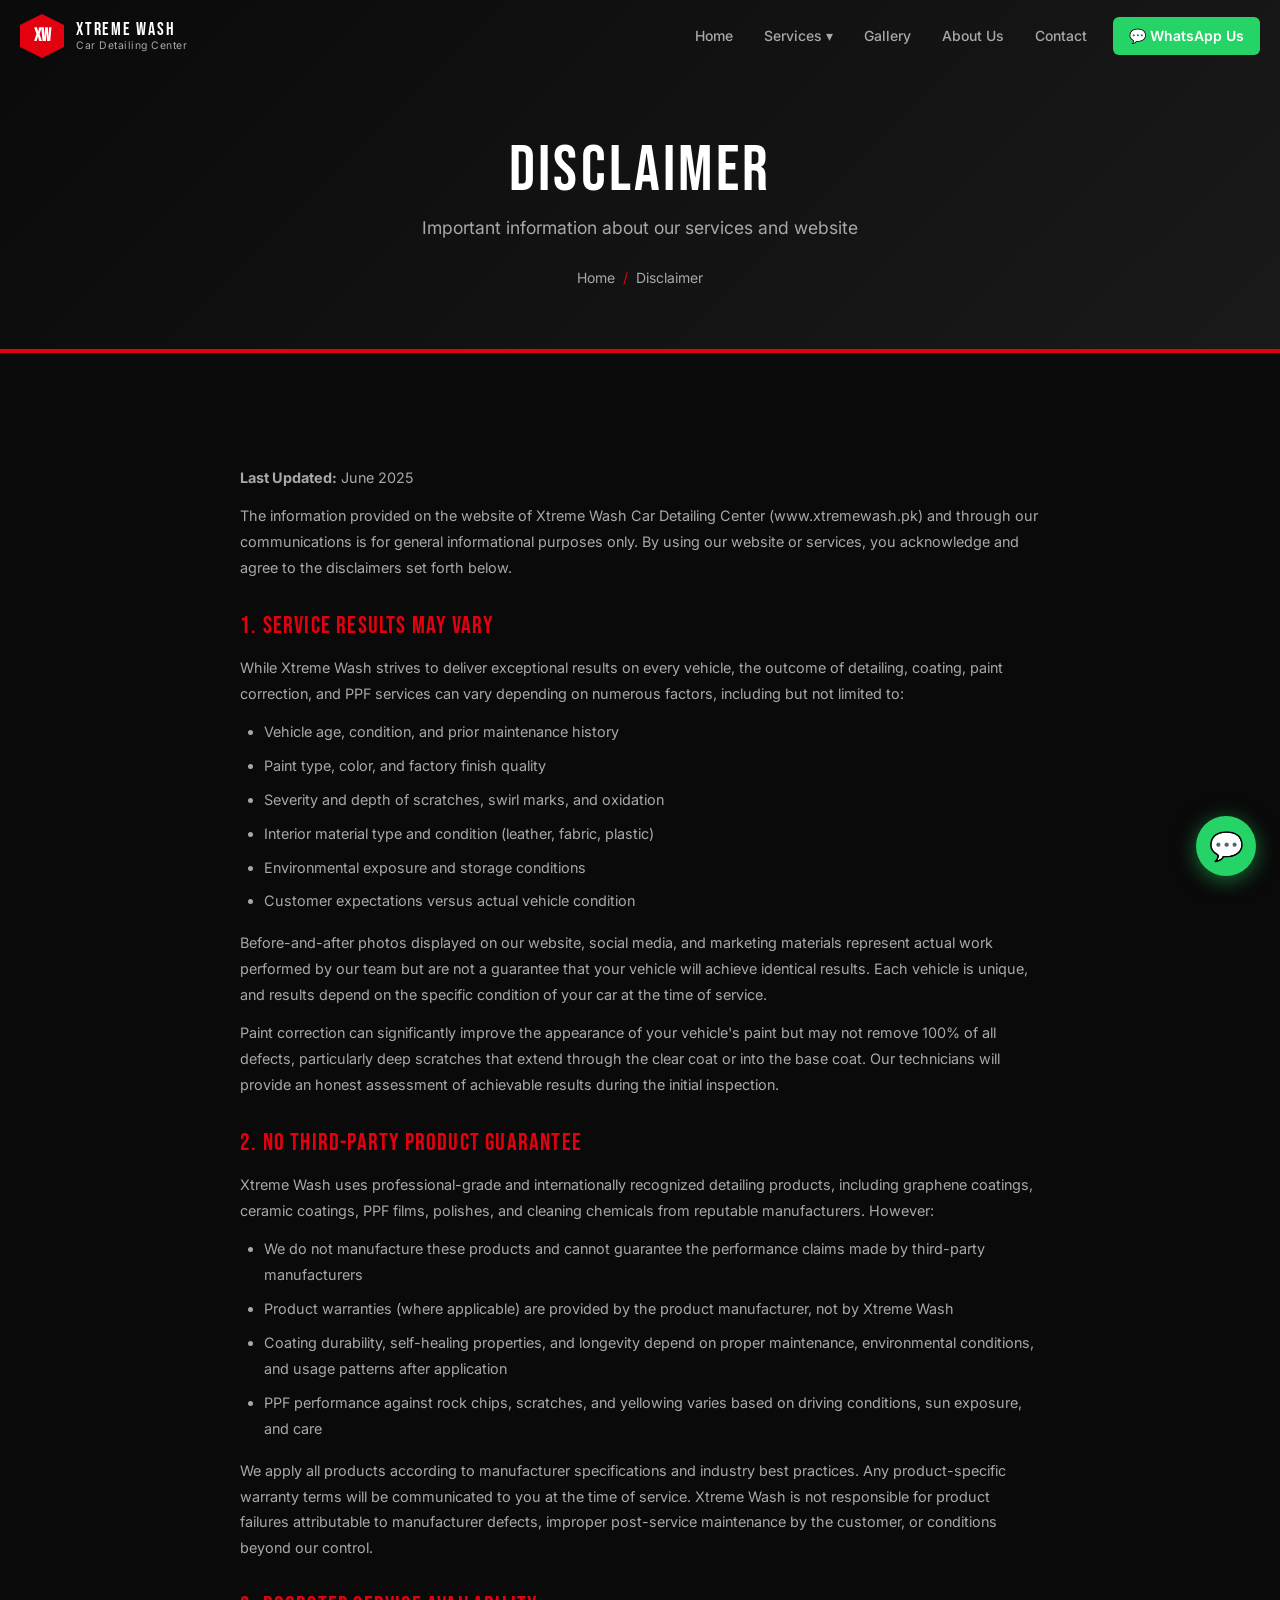
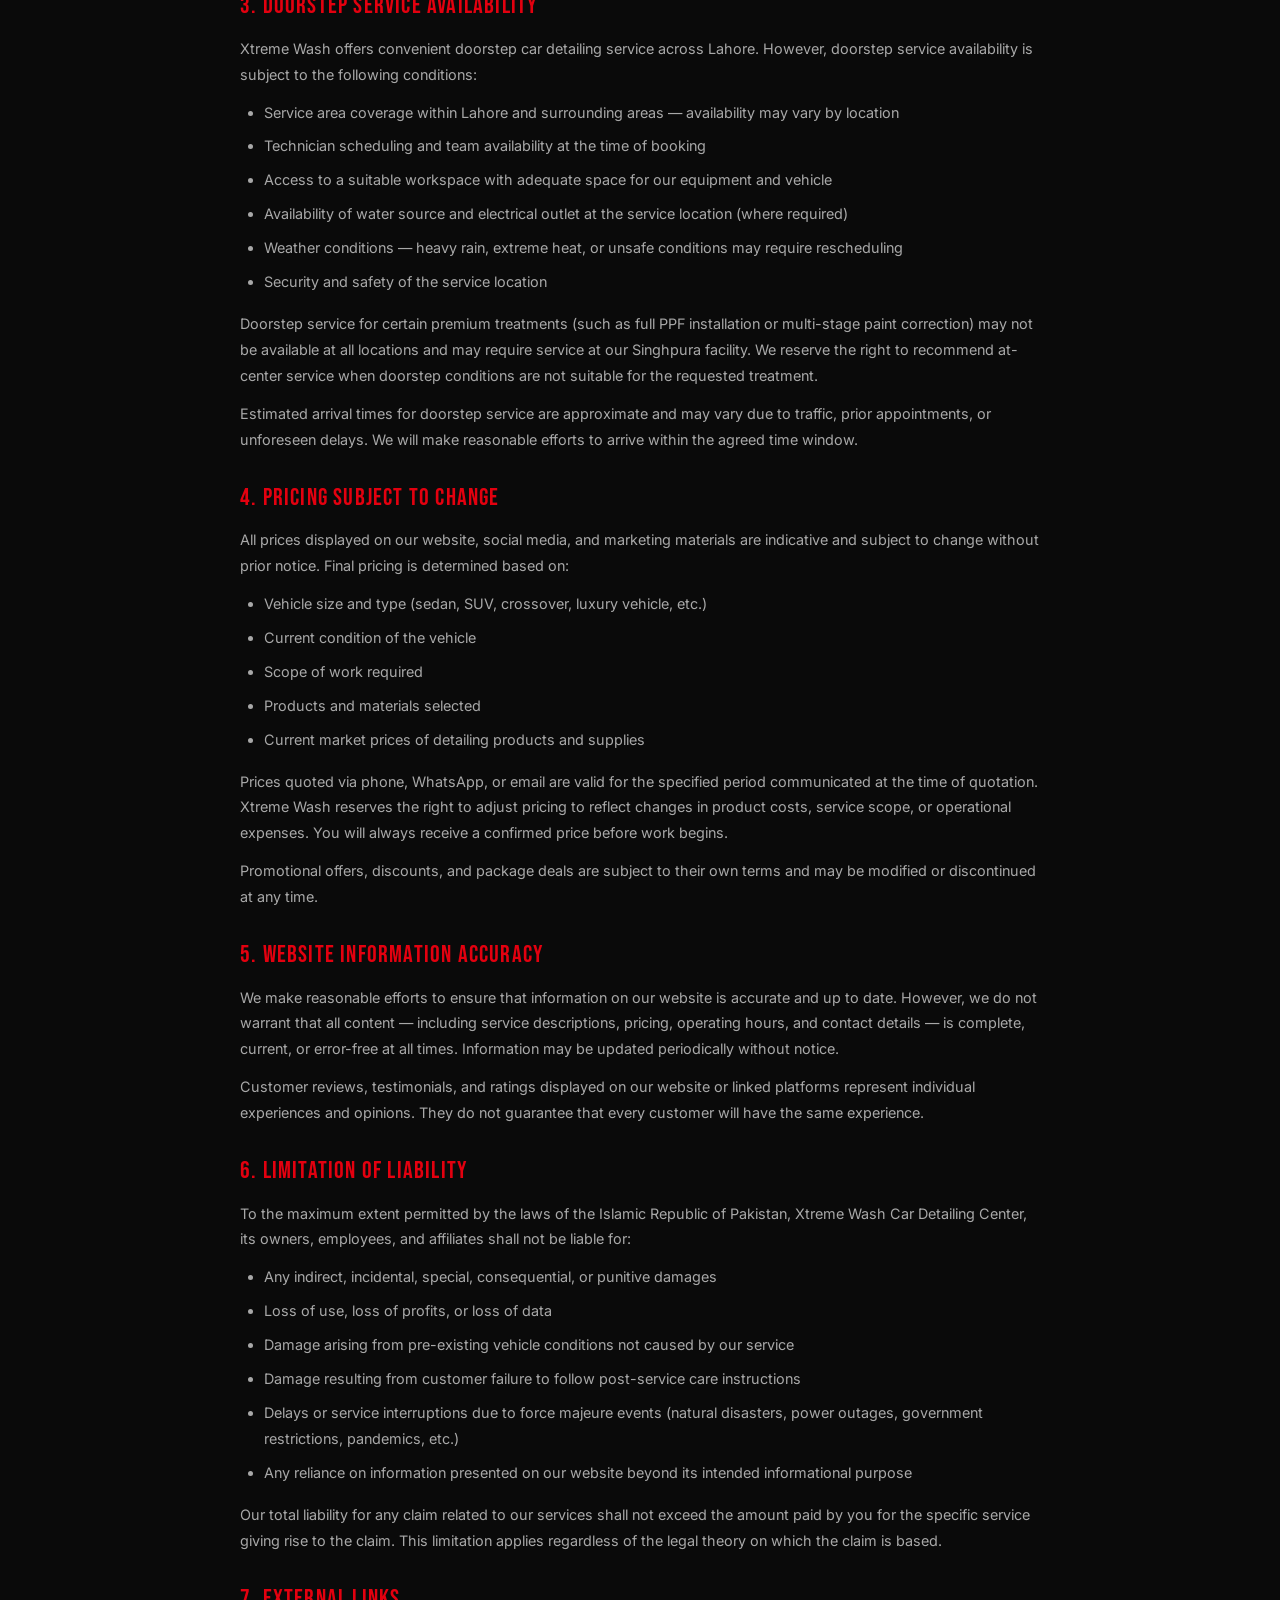
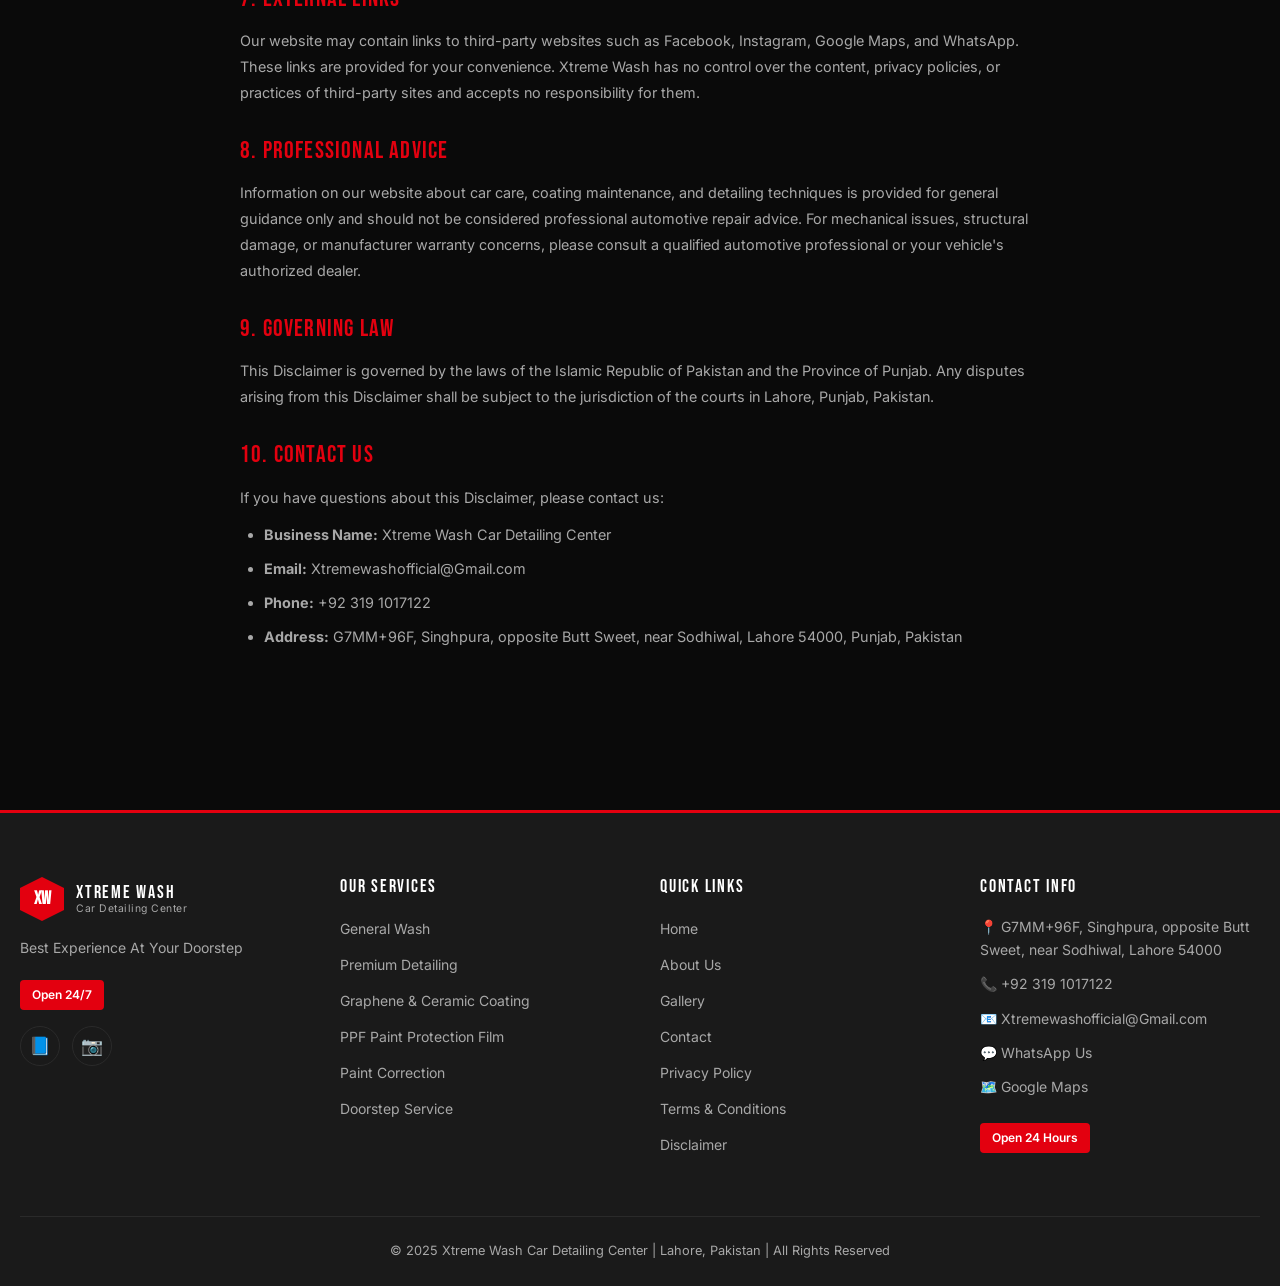
<file: disclaimer.html>
<!DOCTYPE html>
<html lang="en">
<head>
  <meta charset="UTF-8">
  <meta name="viewport" content="width=device-width, initial-scale=1.0">
  <meta name="robots" content="index, follow">
  <meta name="geo.region" content="PK-PB">
  <meta name="geo.placename" content="Lahore, Punjab, Pakistan">
  <meta name="language" content="English">
  <title>Disclaimer | Xtreme Wash Car Detailing Center Lahore</title>
  <meta name="description" content="Disclaimer for Xtreme Wash Car Detailing Center. Information about service results, product warranties, doorstep availability, pricing, and limitation of liability in Lahore.">
  <link rel="canonical" href="https://www.xtremewash.pk/disclaimer.html">
  <meta property="og:site_name" content="Xtreme Wash Car Detailing Center">
  <meta property="og:locale" content="en_PK">
  <meta property="og:type" content="website">
  <meta property="og:title" content="Disclaimer | Xtreme Wash Car Detailing Center">
  <meta property="og:description" content="Important disclaimer regarding Xtreme Wash Car Detailing Center services, results, pricing, and liability in Lahore, Pakistan.">
  <meta property="og:url" content="https://www.xtremewash.pk/disclaimer.html">
  <meta property="og:image" content="https://www.xtremewash.pk/images/og-xtreme-wash.jpg">
  <meta name="twitter:card" content="summary_large_image">
  <meta name="twitter:title" content="Disclaimer | Xtreme Wash Car Detailing Center">
  <meta name="twitter:description" content="Important disclaimer regarding Xtreme Wash Car Detailing Center services in Lahore, Pakistan.">
  <meta name="twitter:image" content="https://www.xtremewash.pk/images/og-xtreme-wash.jpg">
  <link rel="icon" type="image/svg+xml" href="images/favicon.svg">
  <link rel="preconnect" href="https://fonts.googleapis.com">
  <link rel="preconnect" href="https://fonts.gstatic.com" crossorigin>
  <link href="https://fonts.googleapis.com/css2?family=Bebas+Neue&family=Inter:wght@400;500;600;700&display=swap" rel="stylesheet">
  <link rel="stylesheet" href="css/main.css">
</head>
<body>

  <!-- HEADER -->
  <header class="header">
    <div class="header__inner">
      <a href="index.html" class="logo" aria-label="Xtreme Wash Home">
        <div class="logo__badge">XW</div>
        <div class="logo__text">
          <div class="logo__name">XTREME WASH</div>
          <div class="logo__sub">Car Detailing Center</div>
        </div>
      </a>
      <nav class="nav" aria-label="Main navigation">
        <a href="index.html" class="nav__link">Home</a>
        <div class="nav__dropdown">
          <span class="nav__link nav__dropdown-toggle">Services ▾</span>
          <div class="nav__dropdown-menu">
            <a href="services-general-wash.html" class="nav__dropdown-item">General Wash</a>
            <a href="services-premium-detailing.html" class="nav__dropdown-item">Premium Detailing</a>
            <a href="services-coating.html" class="nav__dropdown-item">Graphene &amp; Ceramic Coating</a>
            <a href="services-ppf.html" class="nav__dropdown-item">PPF Paint Protection Film</a>
            <a href="services-paint-correction.html" class="nav__dropdown-item">Paint Correction</a>
            <a href="services-doorstep.html" class="nav__dropdown-item">Doorstep Service</a>
          </div>
        </div>
        <a href="gallery.html" class="nav__link">Gallery</a>
        <a href="about.html" class="nav__link">About Us</a>
        <a href="contact.html" class="nav__link">Contact</a>
        <a href="#" class="nav__whatsapp" data-whatsapp>💬 WhatsApp Us</a>
      </nav>
      <button class="hamburger" aria-label="Open menu" aria-expanded="false">
        <span></span><span></span><span></span>
      </button>
    </div>
  </header>

  <div class="mobile-menu" aria-hidden="true">
    <a href="index.html" class="mobile-menu__link">Home</a>
    <a href="services-general-wash.html" class="mobile-menu__sub">General Wash</a>
    <a href="services-premium-detailing.html" class="mobile-menu__sub">Premium Detailing</a>
    <a href="services-coating.html" class="mobile-menu__sub">Graphene &amp; Ceramic Coating</a>
    <a href="services-ppf.html" class="mobile-menu__sub">PPF</a>
    <a href="services-paint-correction.html" class="mobile-menu__sub">Paint Correction</a>
    <a href="services-doorstep.html" class="mobile-menu__sub">Doorstep Service</a>
    <a href="gallery.html" class="mobile-menu__link">Gallery</a>
    <a href="about.html" class="mobile-menu__link">About Us</a>
    <a href="contact.html" class="mobile-menu__link">Contact</a>
    <a href="#" class="mobile-menu__whatsapp" data-whatsapp>💬 WhatsApp Us</a>
  </div>

  <main>
    <section class="page-hero">
      <div class="container">
        <h1>DISCLAIMER</h1>
        <p>Important information about our services and website</p>
        <nav class="breadcrumb" aria-label="Breadcrumb">
          <a href="index.html">Home</a>
          <span class="breadcrumb__sep">/</span>
          <span aria-current="page">Disclaimer</span>
        </nav>
      </div>
    </section>

    <section class="section section--dark">
      <div class="container">
        <div class="legal-content fade-in">
          <p><strong>Last Updated:</strong> June 2025</p>
          <p>The information provided on the website of Xtreme Wash Car Detailing Center (<a href="https://www.xtremewash.pk">www.xtremewash.pk</a>) and through our communications is for general informational purposes only. By using our website or services, you acknowledge and agree to the disclaimers set forth below.</p>

          <h2>1. Service Results May Vary</h2>
          <p>While Xtreme Wash strives to deliver exceptional results on every vehicle, the outcome of detailing, coating, paint correction, and PPF services can vary depending on numerous factors, including but not limited to:</p>
          <ul>
            <li>Vehicle age, condition, and prior maintenance history</li>
            <li>Paint type, color, and factory finish quality</li>
            <li>Severity and depth of scratches, swirl marks, and oxidation</li>
            <li>Interior material type and condition (leather, fabric, plastic)</li>
            <li>Environmental exposure and storage conditions</li>
            <li>Customer expectations versus actual vehicle condition</li>
          </ul>
          <p>Before-and-after photos displayed on our website, social media, and marketing materials represent actual work performed by our team but are not a guarantee that your vehicle will achieve identical results. Each vehicle is unique, and results depend on the specific condition of your car at the time of service.</p>
          <p>Paint correction can significantly improve the appearance of your vehicle's paint but may not remove 100% of all defects, particularly deep scratches that extend through the clear coat or into the base coat. Our technicians will provide an honest assessment of achievable results during the initial inspection.</p>

          <h2>2. No Third-Party Product Guarantee</h2>
          <p>Xtreme Wash uses professional-grade and internationally recognized detailing products, including graphene coatings, ceramic coatings, PPF films, polishes, and cleaning chemicals from reputable manufacturers. However:</p>
          <ul>
            <li>We do not manufacture these products and cannot guarantee the performance claims made by third-party manufacturers</li>
            <li>Product warranties (where applicable) are provided by the product manufacturer, not by Xtreme Wash</li>
            <li>Coating durability, self-healing properties, and longevity depend on proper maintenance, environmental conditions, and usage patterns after application</li>
            <li>PPF performance against rock chips, scratches, and yellowing varies based on driving conditions, sun exposure, and care</li>
          </ul>
          <p>We apply all products according to manufacturer specifications and industry best practices. Any product-specific warranty terms will be communicated to you at the time of service. Xtreme Wash is not responsible for product failures attributable to manufacturer defects, improper post-service maintenance by the customer, or conditions beyond our control.</p>

          <h2>3. Doorstep Service Availability</h2>
          <p>Xtreme Wash offers convenient doorstep car detailing service across Lahore. However, doorstep service availability is subject to the following conditions:</p>
          <ul>
            <li>Service area coverage within Lahore and surrounding areas — availability may vary by location</li>
            <li>Technician scheduling and team availability at the time of booking</li>
            <li>Access to a suitable workspace with adequate space for our equipment and vehicle</li>
            <li>Availability of water source and electrical outlet at the service location (where required)</li>
            <li>Weather conditions — heavy rain, extreme heat, or unsafe conditions may require rescheduling</li>
            <li>Security and safety of the service location</li>
          </ul>
          <p>Doorstep service for certain premium treatments (such as full PPF installation or multi-stage paint correction) may not be available at all locations and may require service at our Singhpura facility. We reserve the right to recommend at-center service when doorstep conditions are not suitable for the requested treatment.</p>
          <p>Estimated arrival times for doorstep service are approximate and may vary due to traffic, prior appointments, or unforeseen delays. We will make reasonable efforts to arrive within the agreed time window.</p>

          <h2>4. Pricing Subject to Change</h2>
          <p>All prices displayed on our website, social media, and marketing materials are indicative and subject to change without prior notice. Final pricing is determined based on:</p>
          <ul>
            <li>Vehicle size and type (sedan, SUV, crossover, luxury vehicle, etc.)</li>
            <li>Current condition of the vehicle</li>
            <li>Scope of work required</li>
            <li>Products and materials selected</li>
            <li>Current market prices of detailing products and supplies</li>
          </ul>
          <p>Prices quoted via phone, WhatsApp, or email are valid for the specified period communicated at the time of quotation. Xtreme Wash reserves the right to adjust pricing to reflect changes in product costs, service scope, or operational expenses. You will always receive a confirmed price before work begins.</p>
          <p>Promotional offers, discounts, and package deals are subject to their own terms and may be modified or discontinued at any time.</p>

          <h2>5. Website Information Accuracy</h2>
          <p>We make reasonable efforts to ensure that information on our website is accurate and up to date. However, we do not warrant that all content — including service descriptions, pricing, operating hours, and contact details — is complete, current, or error-free at all times. Information may be updated periodically without notice.</p>
          <p>Customer reviews, testimonials, and ratings displayed on our website or linked platforms represent individual experiences and opinions. They do not guarantee that every customer will have the same experience.</p>

          <h2>6. Limitation of Liability</h2>
          <p>To the maximum extent permitted by the laws of the Islamic Republic of Pakistan, Xtreme Wash Car Detailing Center, its owners, employees, and affiliates shall not be liable for:</p>
          <ul>
            <li>Any indirect, incidental, special, consequential, or punitive damages</li>
            <li>Loss of use, loss of profits, or loss of data</li>
            <li>Damage arising from pre-existing vehicle conditions not caused by our service</li>
            <li>Damage resulting from customer failure to follow post-service care instructions</li>
            <li>Delays or service interruptions due to force majeure events (natural disasters, power outages, government restrictions, pandemics, etc.)</li>
            <li>Any reliance on information presented on our website beyond its intended informational purpose</li>
          </ul>
          <p>Our total liability for any claim related to our services shall not exceed the amount paid by you for the specific service giving rise to the claim. This limitation applies regardless of the legal theory on which the claim is based.</p>

          <h2>7. External Links</h2>
          <p>Our website may contain links to third-party websites such as Facebook, Instagram, Google Maps, and WhatsApp. These links are provided for your convenience. Xtreme Wash has no control over the content, privacy policies, or practices of third-party sites and accepts no responsibility for them.</p>

          <h2>8. Professional Advice</h2>
          <p>Information on our website about car care, coating maintenance, and detailing techniques is provided for general guidance only and should not be considered professional automotive repair advice. For mechanical issues, structural damage, or manufacturer warranty concerns, please consult a qualified automotive professional or your vehicle's authorized dealer.</p>

          <h2>9. Governing Law</h2>
          <p>This Disclaimer is governed by the laws of the Islamic Republic of Pakistan and the Province of Punjab. Any disputes arising from this Disclaimer shall be subject to the jurisdiction of the courts in Lahore, Punjab, Pakistan.</p>

          <h2>10. Contact Us</h2>
          <p>If you have questions about this Disclaimer, please contact us:</p>
          <ul>
            <li><strong>Business Name:</strong> Xtreme Wash Car Detailing Center</li>
            <li><strong>Email:</strong> <a href="mailto:Xtremewashofficial@Gmail.com">Xtremewashofficial@Gmail.com</a></li>
            <li><strong>Phone:</strong> <a href="tel:+923191017122">+92 319 1017122</a></li>
            <li><strong>Address:</strong> G7MM+96F, Singhpura, opposite Butt Sweet, near Sodhiwal, Lahore 54000, Punjab, Pakistan</li>
          </ul>
        </div>
      </div>
    </section>
  </main>

  <!-- FOOTER -->
  <footer class="footer">
    <div class="container">
      <div class="footer__grid">
        <div>
          <a href="index.html" class="logo" style="margin-bottom:1rem;">
            <div class="logo__badge">XW</div>
            <div class="logo__text">
              <div class="logo__name">XTREME WASH</div>
              <div class="logo__sub">Car Detailing Center</div>
            </div>
          </a>
          <p style="font-size:0.875rem;color:var(--chrome);margin-bottom:0.5rem;">Best Experience At Your Doorstep</p>
          <span class="footer__badge">Open 24/7</span>
          <div class="footer__social">
            <a href="https://www.facebook.com/xtremewashofficial" target="_blank" rel="noopener noreferrer" aria-label="Facebook">📘</a>
            <a href="https://www.instagram.com/xtremewashofficial" target="_blank" rel="noopener noreferrer" aria-label="Instagram">📷</a>
          </div>
        </div>
        <div>
          <h4 class="footer__title">OUR SERVICES</h4>
          <ul class="footer__links">
            <li><a href="services-general-wash.html">General Wash</a></li>
            <li><a href="services-premium-detailing.html">Premium Detailing</a></li>
            <li><a href="services-coating.html">Graphene &amp; Ceramic Coating</a></li>
            <li><a href="services-ppf.html">PPF Paint Protection Film</a></li>
            <li><a href="services-paint-correction.html">Paint Correction</a></li>
            <li><a href="services-doorstep.html">Doorstep Service</a></li>
          </ul>
        </div>
        <div>
          <h4 class="footer__title">QUICK LINKS</h4>
          <ul class="footer__links">
            <li><a href="index.html">Home</a></li>
            <li><a href="about.html">About Us</a></li>
            <li><a href="gallery.html">Gallery</a></li>
            <li><a href="contact.html">Contact</a></li>
            <li><a href="privacy-policy.html">Privacy Policy</a></li>
            <li><a href="terms-and-conditions.html">Terms &amp; Conditions</a></li>
            <li><a href="disclaimer.html">Disclaimer</a></li>
          </ul>
        </div>
        <div>
          <h4 class="footer__title">CONTACT INFO</h4>
          <div class="footer__contact">
            <p>📍 G7MM+96F, Singhpura, opposite Butt Sweet, near Sodhiwal, Lahore 54000</p>
            <p>📞 <a href="tel:+923191017122">+92 319 1017122</a></p>
            <p>📧 <a href="mailto:Xtremewashofficial@Gmail.com">Xtremewashofficial@Gmail.com</a></p>
            <p>💬 <a href="#" data-whatsapp>WhatsApp Us</a></p>
            <p>🗺️ <a href="https://maps.google.com/?q=G7MM+96F+Singhpura+Lahore" target="_blank" rel="noopener noreferrer">Google Maps</a></p>
            <span class="footer__badge">Open 24 Hours</span>
          </div>
        </div>
      </div>
      <div class="footer__bottom">
        <p>© 2025 Xtreme Wash Car Detailing Center | Lahore, Pakistan | All Rights Reserved</p>
      </div>
    </div>
  </footer>

  <a href="#" class="whatsapp-float" data-whatsapp aria-label="Chat on WhatsApp">💬</a>
  <button class="back-to-top" aria-label="Back to top">↑</button>

  <script src="js/main.js"></script>
</body>
</html>
</file>
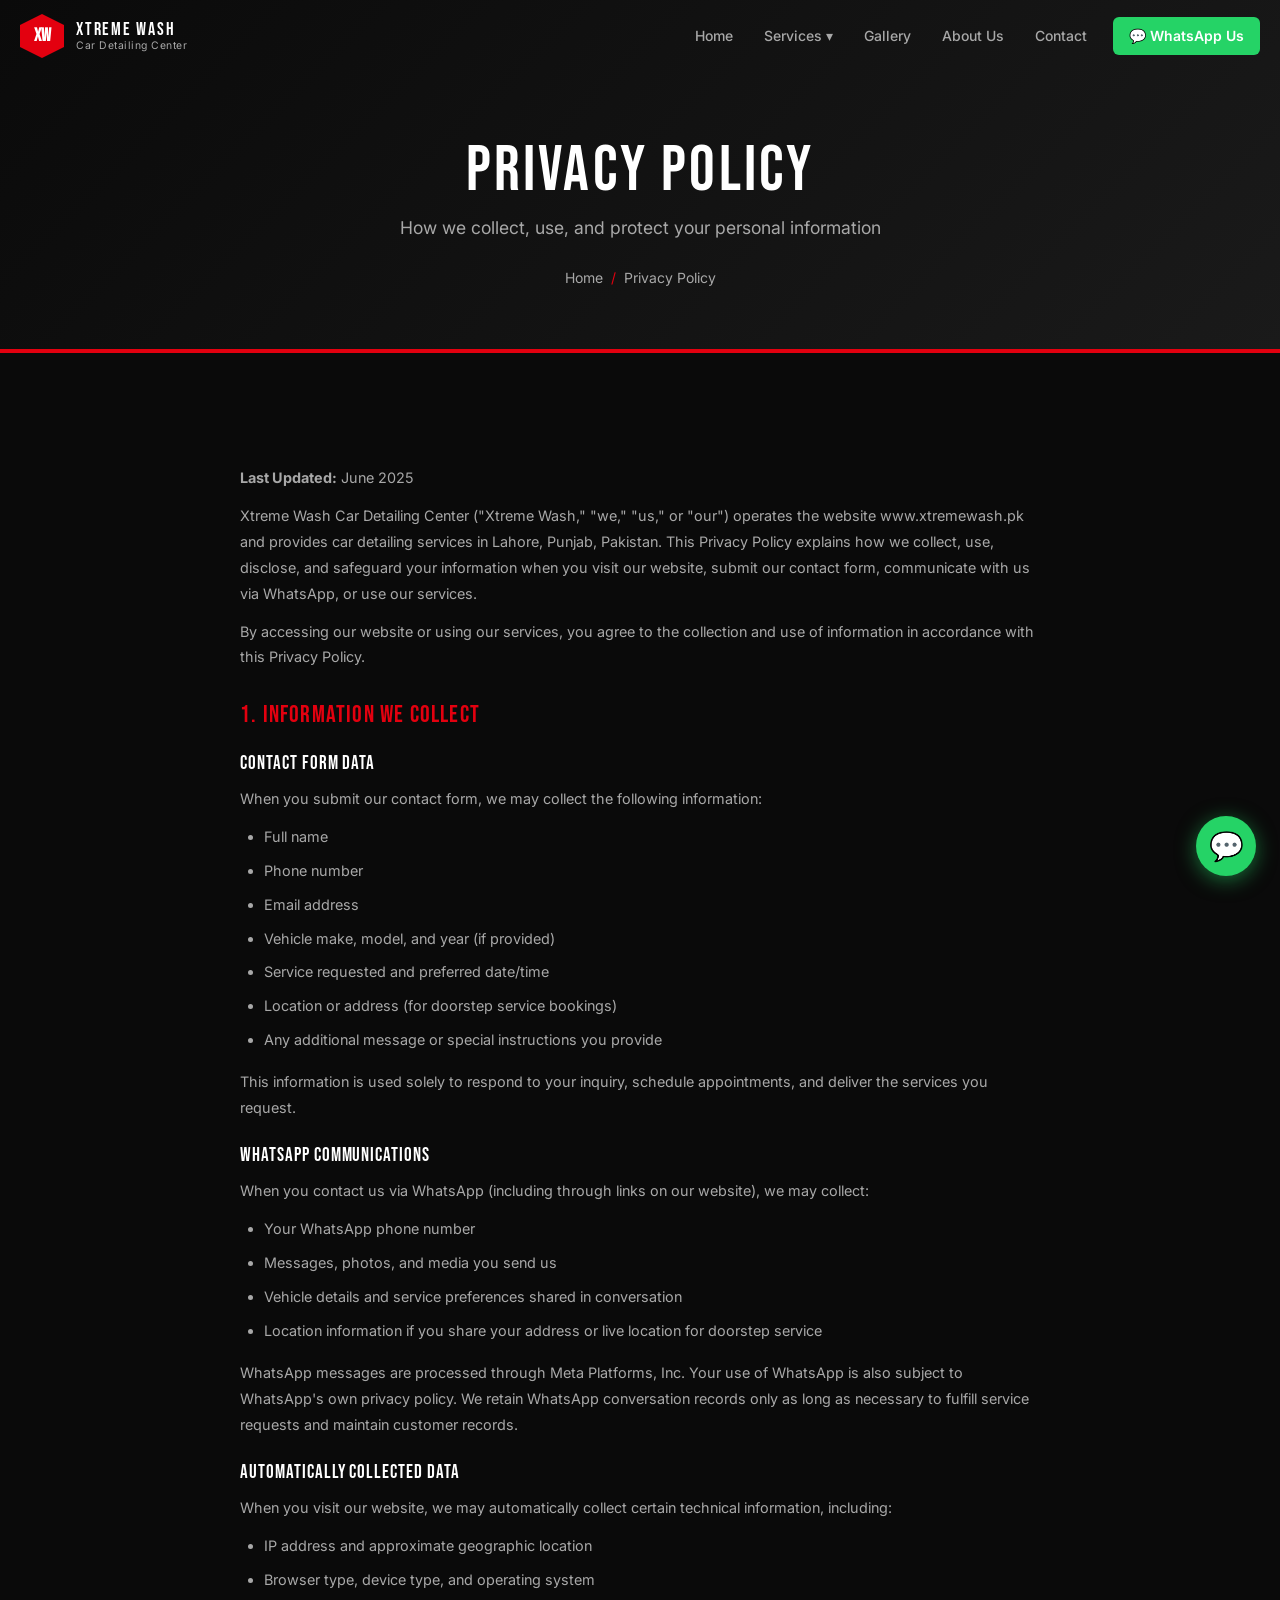
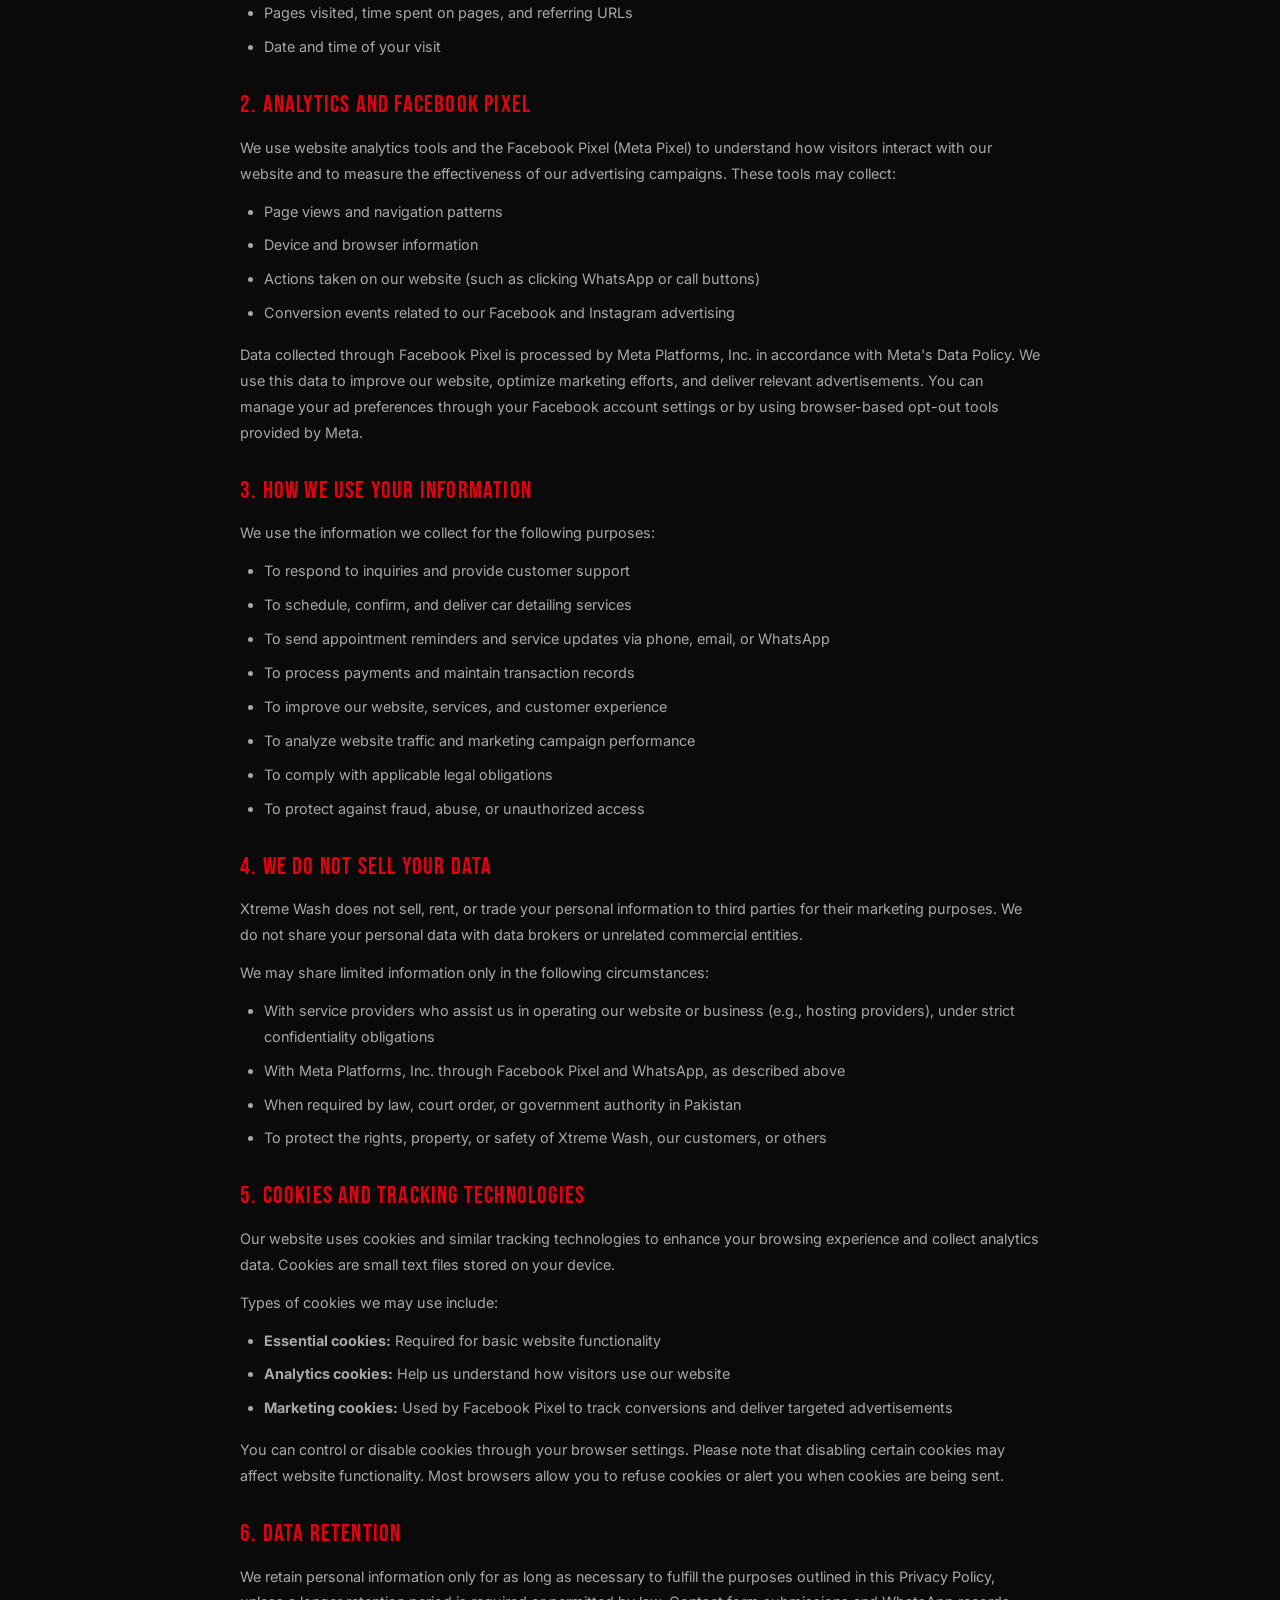
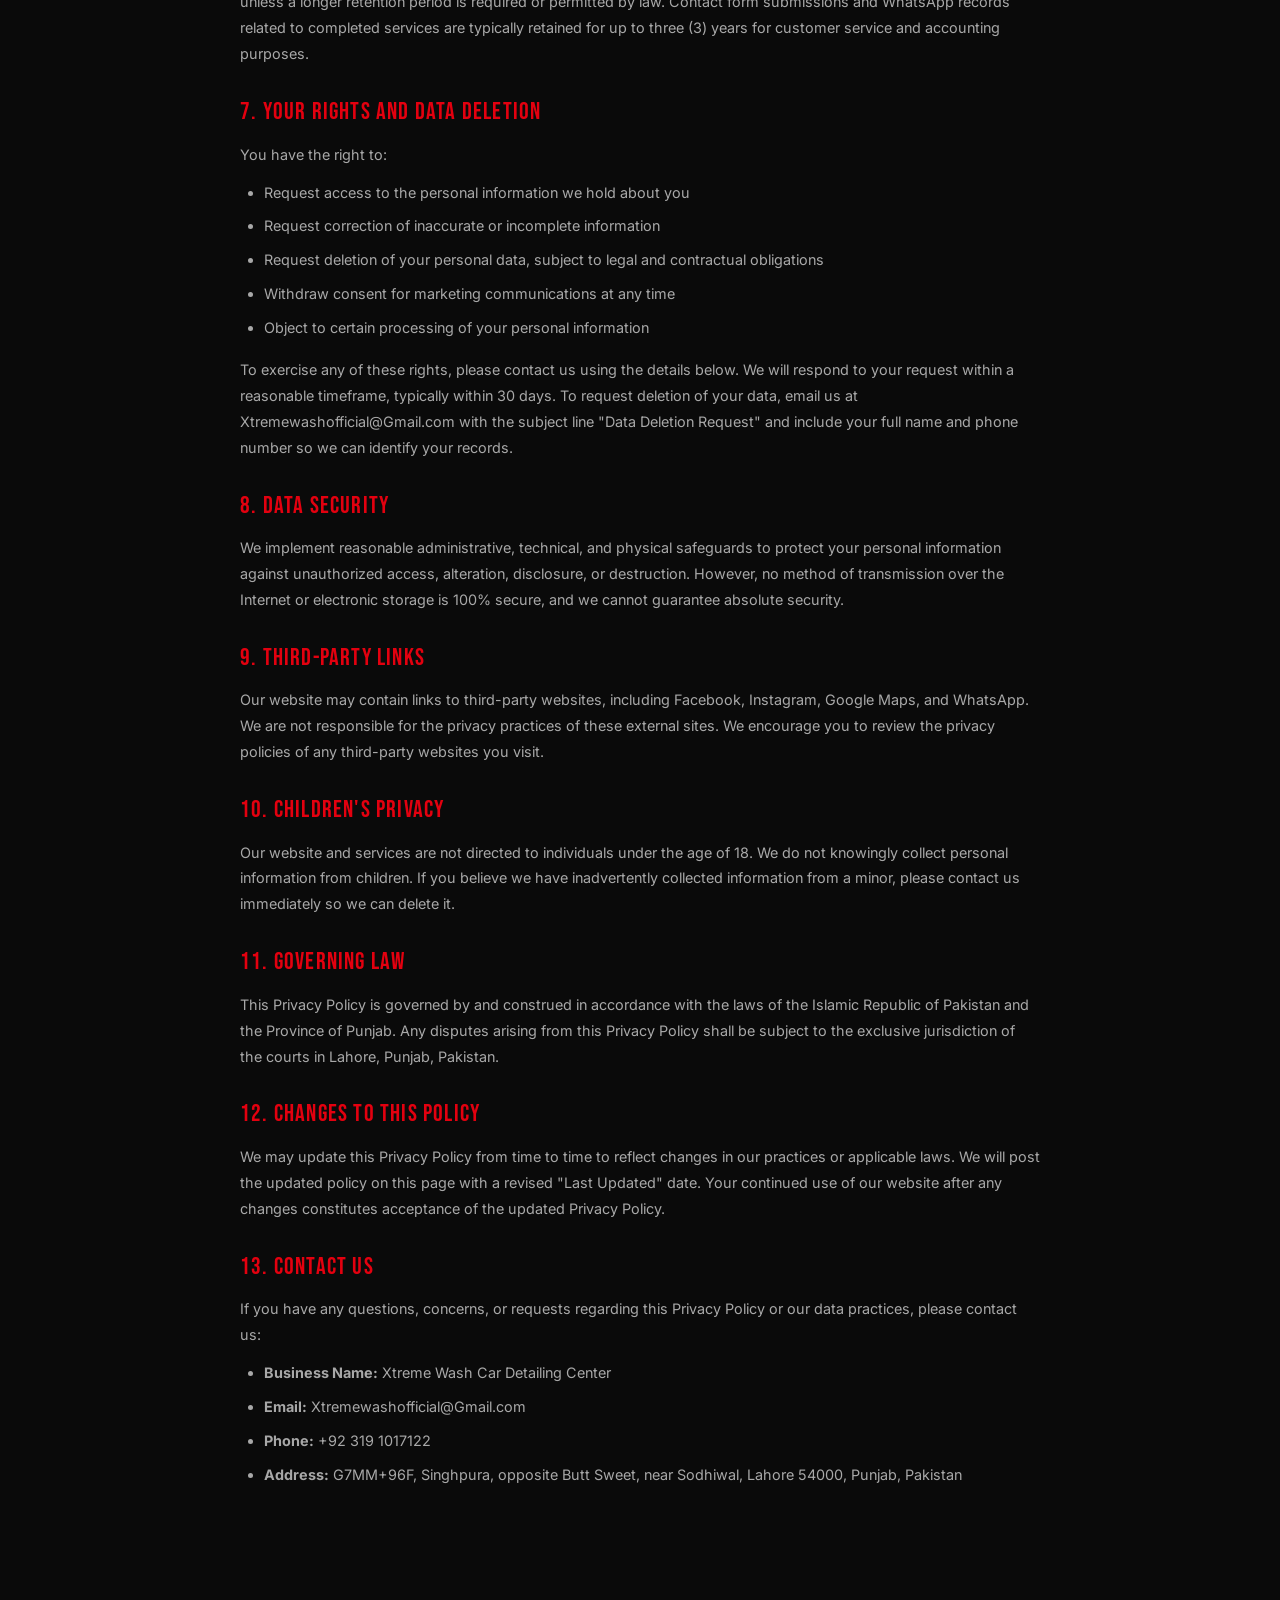
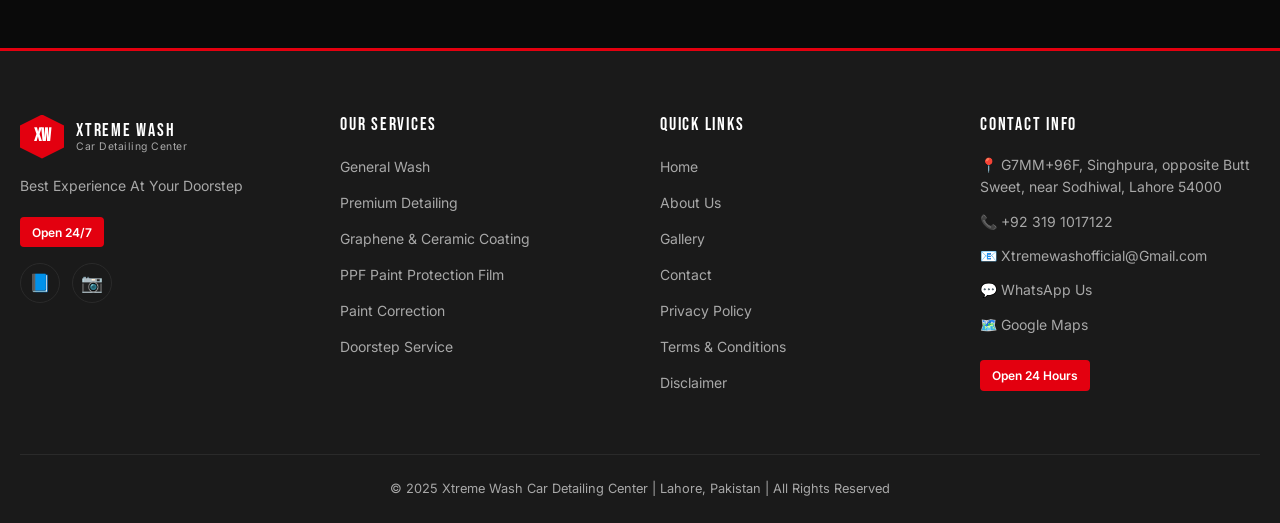
<file: privacy-policy.html>
<!DOCTYPE html>
<html lang="en">
<head>
  <meta charset="UTF-8">
  <meta name="viewport" content="width=device-width, initial-scale=1.0">
  <meta name="robots" content="index, follow">
  <meta name="geo.region" content="PK-PB">
  <meta name="geo.placename" content="Lahore, Punjab, Pakistan">
  <meta name="language" content="English">
  <title>Privacy Policy | Xtreme Wash Car Detailing Center Lahore</title>
  <meta name="description" content="Privacy Policy for Xtreme Wash Car Detailing Center. Learn how we collect, use, and protect your personal data including contact forms, WhatsApp, cookies, and analytics.">
  <link rel="canonical" href="https://www.xtremewash.pk/privacy-policy.html">
  <meta property="og:site_name" content="Xtreme Wash Car Detailing Center">
  <meta property="og:locale" content="en_PK">
  <meta property="og:type" content="website">
  <meta property="og:title" content="Privacy Policy | Xtreme Wash Car Detailing Center">
  <meta property="og:description" content="How Xtreme Wash Car Detailing Center collects, uses, and protects your personal information in Lahore, Pakistan.">
  <meta property="og:url" content="https://www.xtremewash.pk/privacy-policy.html">
  <meta property="og:image" content="https://www.xtremewash.pk/images/og-xtreme-wash.jpg">
  <meta name="twitter:card" content="summary_large_image">
  <meta name="twitter:title" content="Privacy Policy | Xtreme Wash Car Detailing Center">
  <meta name="twitter:description" content="How Xtreme Wash Car Detailing Center collects, uses, and protects your personal information.">
  <meta name="twitter:image" content="https://www.xtremewash.pk/images/og-xtreme-wash.jpg">
  <link rel="icon" type="image/svg+xml" href="images/favicon.svg">
  <link rel="preconnect" href="https://fonts.googleapis.com">
  <link rel="preconnect" href="https://fonts.gstatic.com" crossorigin>
  <link href="https://fonts.googleapis.com/css2?family=Bebas+Neue&family=Inter:wght@400;500;600;700&display=swap" rel="stylesheet">
  <link rel="stylesheet" href="css/main.css">
</head>
<body>

  <!-- HEADER -->
  <header class="header">
    <div class="header__inner">
      <a href="index.html" class="logo" aria-label="Xtreme Wash Home">
        <div class="logo__badge">XW</div>
        <div class="logo__text">
          <div class="logo__name">XTREME WASH</div>
          <div class="logo__sub">Car Detailing Center</div>
        </div>
      </a>
      <nav class="nav" aria-label="Main navigation">
        <a href="index.html" class="nav__link">Home</a>
        <div class="nav__dropdown">
          <span class="nav__link nav__dropdown-toggle">Services ▾</span>
          <div class="nav__dropdown-menu">
            <a href="services-general-wash.html" class="nav__dropdown-item">General Wash</a>
            <a href="services-premium-detailing.html" class="nav__dropdown-item">Premium Detailing</a>
            <a href="services-coating.html" class="nav__dropdown-item">Graphene &amp; Ceramic Coating</a>
            <a href="services-ppf.html" class="nav__dropdown-item">PPF Paint Protection Film</a>
            <a href="services-paint-correction.html" class="nav__dropdown-item">Paint Correction</a>
            <a href="services-doorstep.html" class="nav__dropdown-item">Doorstep Service</a>
          </div>
        </div>
        <a href="gallery.html" class="nav__link">Gallery</a>
        <a href="about.html" class="nav__link">About Us</a>
        <a href="contact.html" class="nav__link">Contact</a>
        <a href="#" class="nav__whatsapp" data-whatsapp>💬 WhatsApp Us</a>
      </nav>
      <button class="hamburger" aria-label="Open menu" aria-expanded="false">
        <span></span><span></span><span></span>
      </button>
    </div>
  </header>

  <div class="mobile-menu" aria-hidden="true">
    <a href="index.html" class="mobile-menu__link">Home</a>
    <a href="services-general-wash.html" class="mobile-menu__sub">General Wash</a>
    <a href="services-premium-detailing.html" class="mobile-menu__sub">Premium Detailing</a>
    <a href="services-coating.html" class="mobile-menu__sub">Graphene &amp; Ceramic Coating</a>
    <a href="services-ppf.html" class="mobile-menu__sub">PPF</a>
    <a href="services-paint-correction.html" class="mobile-menu__sub">Paint Correction</a>
    <a href="services-doorstep.html" class="mobile-menu__sub">Doorstep Service</a>
    <a href="gallery.html" class="mobile-menu__link">Gallery</a>
    <a href="about.html" class="mobile-menu__link">About Us</a>
    <a href="contact.html" class="mobile-menu__link">Contact</a>
    <a href="#" class="mobile-menu__whatsapp" data-whatsapp>💬 WhatsApp Us</a>
  </div>

  <main>
    <section class="page-hero">
      <div class="container">
        <h1>PRIVACY POLICY</h1>
        <p>How we collect, use, and protect your personal information</p>
        <nav class="breadcrumb" aria-label="Breadcrumb">
          <a href="index.html">Home</a>
          <span class="breadcrumb__sep">/</span>
          <span aria-current="page">Privacy Policy</span>
        </nav>
      </div>
    </section>

    <section class="section section--dark">
      <div class="container">
        <div class="legal-content fade-in">
          <p><strong>Last Updated:</strong> June 2025</p>
          <p>Xtreme Wash Car Detailing Center ("Xtreme Wash," "we," "us," or "our") operates the website <a href="https://www.xtremewash.pk">www.xtremewash.pk</a> and provides car detailing services in Lahore, Punjab, Pakistan. This Privacy Policy explains how we collect, use, disclose, and safeguard your information when you visit our website, submit our contact form, communicate with us via WhatsApp, or use our services.</p>
          <p>By accessing our website or using our services, you agree to the collection and use of information in accordance with this Privacy Policy.</p>

          <h2>1. Information We Collect</h2>
          <h3>Contact Form Data</h3>
          <p>When you submit our contact form, we may collect the following information:</p>
          <ul>
            <li>Full name</li>
            <li>Phone number</li>
            <li>Email address</li>
            <li>Vehicle make, model, and year (if provided)</li>
            <li>Service requested and preferred date/time</li>
            <li>Location or address (for doorstep service bookings)</li>
            <li>Any additional message or special instructions you provide</li>
          </ul>
          <p>This information is used solely to respond to your inquiry, schedule appointments, and deliver the services you request.</p>

          <h3>WhatsApp Communications</h3>
          <p>When you contact us via WhatsApp (including through links on our website), we may collect:</p>
          <ul>
            <li>Your WhatsApp phone number</li>
            <li>Messages, photos, and media you send us</li>
            <li>Vehicle details and service preferences shared in conversation</li>
            <li>Location information if you share your address or live location for doorstep service</li>
          </ul>
          <p>WhatsApp messages are processed through Meta Platforms, Inc. Your use of WhatsApp is also subject to WhatsApp's own privacy policy. We retain WhatsApp conversation records only as long as necessary to fulfill service requests and maintain customer records.</p>

          <h3>Automatically Collected Data</h3>
          <p>When you visit our website, we may automatically collect certain technical information, including:</p>
          <ul>
            <li>IP address and approximate geographic location</li>
            <li>Browser type, device type, and operating system</li>
            <li>Pages visited, time spent on pages, and referring URLs</li>
            <li>Date and time of your visit</li>
          </ul>

          <h2>2. Analytics and Facebook Pixel</h2>
          <p>We use website analytics tools and the Facebook Pixel (Meta Pixel) to understand how visitors interact with our website and to measure the effectiveness of our advertising campaigns. These tools may collect:</p>
          <ul>
            <li>Page views and navigation patterns</li>
            <li>Device and browser information</li>
            <li>Actions taken on our website (such as clicking WhatsApp or call buttons)</li>
            <li>Conversion events related to our Facebook and Instagram advertising</li>
          </ul>
          <p>Data collected through Facebook Pixel is processed by Meta Platforms, Inc. in accordance with Meta's Data Policy. We use this data to improve our website, optimize marketing efforts, and deliver relevant advertisements. You can manage your ad preferences through your Facebook account settings or by using browser-based opt-out tools provided by Meta.</p>

          <h2>3. How We Use Your Information</h2>
          <p>We use the information we collect for the following purposes:</p>
          <ul>
            <li>To respond to inquiries and provide customer support</li>
            <li>To schedule, confirm, and deliver car detailing services</li>
            <li>To send appointment reminders and service updates via phone, email, or WhatsApp</li>
            <li>To process payments and maintain transaction records</li>
            <li>To improve our website, services, and customer experience</li>
            <li>To analyze website traffic and marketing campaign performance</li>
            <li>To comply with applicable legal obligations</li>
            <li>To protect against fraud, abuse, or unauthorized access</li>
          </ul>

          <h2>4. We Do Not Sell Your Data</h2>
          <p>Xtreme Wash does not sell, rent, or trade your personal information to third parties for their marketing purposes. We do not share your personal data with data brokers or unrelated commercial entities.</p>
          <p>We may share limited information only in the following circumstances:</p>
          <ul>
            <li>With service providers who assist us in operating our website or business (e.g., hosting providers), under strict confidentiality obligations</li>
            <li>With Meta Platforms, Inc. through Facebook Pixel and WhatsApp, as described above</li>
            <li>When required by law, court order, or government authority in Pakistan</li>
            <li>To protect the rights, property, or safety of Xtreme Wash, our customers, or others</li>
          </ul>

          <h2>5. Cookies and Tracking Technologies</h2>
          <p>Our website uses cookies and similar tracking technologies to enhance your browsing experience and collect analytics data. Cookies are small text files stored on your device.</p>
          <p>Types of cookies we may use include:</p>
          <ul>
            <li><strong>Essential cookies:</strong> Required for basic website functionality</li>
            <li><strong>Analytics cookies:</strong> Help us understand how visitors use our website</li>
            <li><strong>Marketing cookies:</strong> Used by Facebook Pixel to track conversions and deliver targeted advertisements</li>
          </ul>
          <p>You can control or disable cookies through your browser settings. Please note that disabling certain cookies may affect website functionality. Most browsers allow you to refuse cookies or alert you when cookies are being sent.</p>

          <h2>6. Data Retention</h2>
          <p>We retain personal information only for as long as necessary to fulfill the purposes outlined in this Privacy Policy, unless a longer retention period is required or permitted by law. Contact form submissions and WhatsApp records related to completed services are typically retained for up to three (3) years for customer service and accounting purposes.</p>

          <h2>7. Your Rights and Data Deletion</h2>
          <p>You have the right to:</p>
          <ul>
            <li>Request access to the personal information we hold about you</li>
            <li>Request correction of inaccurate or incomplete information</li>
            <li>Request deletion of your personal data, subject to legal and contractual obligations</li>
            <li>Withdraw consent for marketing communications at any time</li>
            <li>Object to certain processing of your personal information</li>
          </ul>
          <p>To exercise any of these rights, please contact us using the details below. We will respond to your request within a reasonable timeframe, typically within 30 days. To request deletion of your data, email us at <a href="mailto:Xtremewashofficial@Gmail.com">Xtremewashofficial@Gmail.com</a> with the subject line "Data Deletion Request" and include your full name and phone number so we can identify your records.</p>

          <h2>8. Data Security</h2>
          <p>We implement reasonable administrative, technical, and physical safeguards to protect your personal information against unauthorized access, alteration, disclosure, or destruction. However, no method of transmission over the Internet or electronic storage is 100% secure, and we cannot guarantee absolute security.</p>

          <h2>9. Third-Party Links</h2>
          <p>Our website may contain links to third-party websites, including Facebook, Instagram, Google Maps, and WhatsApp. We are not responsible for the privacy practices of these external sites. We encourage you to review the privacy policies of any third-party websites you visit.</p>

          <h2>10. Children's Privacy</h2>
          <p>Our website and services are not directed to individuals under the age of 18. We do not knowingly collect personal information from children. If you believe we have inadvertently collected information from a minor, please contact us immediately so we can delete it.</p>

          <h2>11. Governing Law</h2>
          <p>This Privacy Policy is governed by and construed in accordance with the laws of the Islamic Republic of Pakistan and the Province of Punjab. Any disputes arising from this Privacy Policy shall be subject to the exclusive jurisdiction of the courts in Lahore, Punjab, Pakistan.</p>

          <h2>12. Changes to This Policy</h2>
          <p>We may update this Privacy Policy from time to time to reflect changes in our practices or applicable laws. We will post the updated policy on this page with a revised "Last Updated" date. Your continued use of our website after any changes constitutes acceptance of the updated Privacy Policy.</p>

          <h2>13. Contact Us</h2>
          <p>If you have any questions, concerns, or requests regarding this Privacy Policy or our data practices, please contact us:</p>
          <ul>
            <li><strong>Business Name:</strong> Xtreme Wash Car Detailing Center</li>
            <li><strong>Email:</strong> <a href="mailto:Xtremewashofficial@Gmail.com">Xtremewashofficial@Gmail.com</a></li>
            <li><strong>Phone:</strong> <a href="tel:+923191017122">+92 319 1017122</a></li>
            <li><strong>Address:</strong> G7MM+96F, Singhpura, opposite Butt Sweet, near Sodhiwal, Lahore 54000, Punjab, Pakistan</li>
          </ul>
        </div>
      </div>
    </section>
  </main>

  <!-- FOOTER -->
  <footer class="footer">
    <div class="container">
      <div class="footer__grid">
        <div>
          <a href="index.html" class="logo" style="margin-bottom:1rem;">
            <div class="logo__badge">XW</div>
            <div class="logo__text">
              <div class="logo__name">XTREME WASH</div>
              <div class="logo__sub">Car Detailing Center</div>
            </div>
          </a>
          <p style="font-size:0.875rem;color:var(--chrome);margin-bottom:0.5rem;">Best Experience At Your Doorstep</p>
          <span class="footer__badge">Open 24/7</span>
          <div class="footer__social">
            <a href="https://www.facebook.com/xtremewashofficial" target="_blank" rel="noopener noreferrer" aria-label="Facebook">📘</a>
            <a href="https://www.instagram.com/xtremewashofficial" target="_blank" rel="noopener noreferrer" aria-label="Instagram">📷</a>
          </div>
        </div>
        <div>
          <h4 class="footer__title">OUR SERVICES</h4>
          <ul class="footer__links">
            <li><a href="services-general-wash.html">General Wash</a></li>
            <li><a href="services-premium-detailing.html">Premium Detailing</a></li>
            <li><a href="services-coating.html">Graphene &amp; Ceramic Coating</a></li>
            <li><a href="services-ppf.html">PPF Paint Protection Film</a></li>
            <li><a href="services-paint-correction.html">Paint Correction</a></li>
            <li><a href="services-doorstep.html">Doorstep Service</a></li>
          </ul>
        </div>
        <div>
          <h4 class="footer__title">QUICK LINKS</h4>
          <ul class="footer__links">
            <li><a href="index.html">Home</a></li>
            <li><a href="about.html">About Us</a></li>
            <li><a href="gallery.html">Gallery</a></li>
            <li><a href="contact.html">Contact</a></li>
            <li><a href="privacy-policy.html">Privacy Policy</a></li>
            <li><a href="terms-and-conditions.html">Terms &amp; Conditions</a></li>
            <li><a href="disclaimer.html">Disclaimer</a></li>
          </ul>
        </div>
        <div>
          <h4 class="footer__title">CONTACT INFO</h4>
          <div class="footer__contact">
            <p>📍 G7MM+96F, Singhpura, opposite Butt Sweet, near Sodhiwal, Lahore 54000</p>
            <p>📞 <a href="tel:+923191017122">+92 319 1017122</a></p>
            <p>📧 <a href="mailto:Xtremewashofficial@Gmail.com">Xtremewashofficial@Gmail.com</a></p>
            <p>💬 <a href="#" data-whatsapp>WhatsApp Us</a></p>
            <p>🗺️ <a href="https://maps.google.com/?q=G7MM+96F+Singhpura+Lahore" target="_blank" rel="noopener noreferrer">Google Maps</a></p>
            <span class="footer__badge">Open 24 Hours</span>
          </div>
        </div>
      </div>
      <div class="footer__bottom">
        <p>© 2025 Xtreme Wash Car Detailing Center | Lahore, Pakistan | All Rights Reserved</p>
      </div>
    </div>
  </footer>

  <a href="#" class="whatsapp-float" data-whatsapp aria-label="Chat on WhatsApp">💬</a>
  <button class="back-to-top" aria-label="Back to top">↑</button>

  <script src="js/main.js"></script>
</body>
</html>
</file>
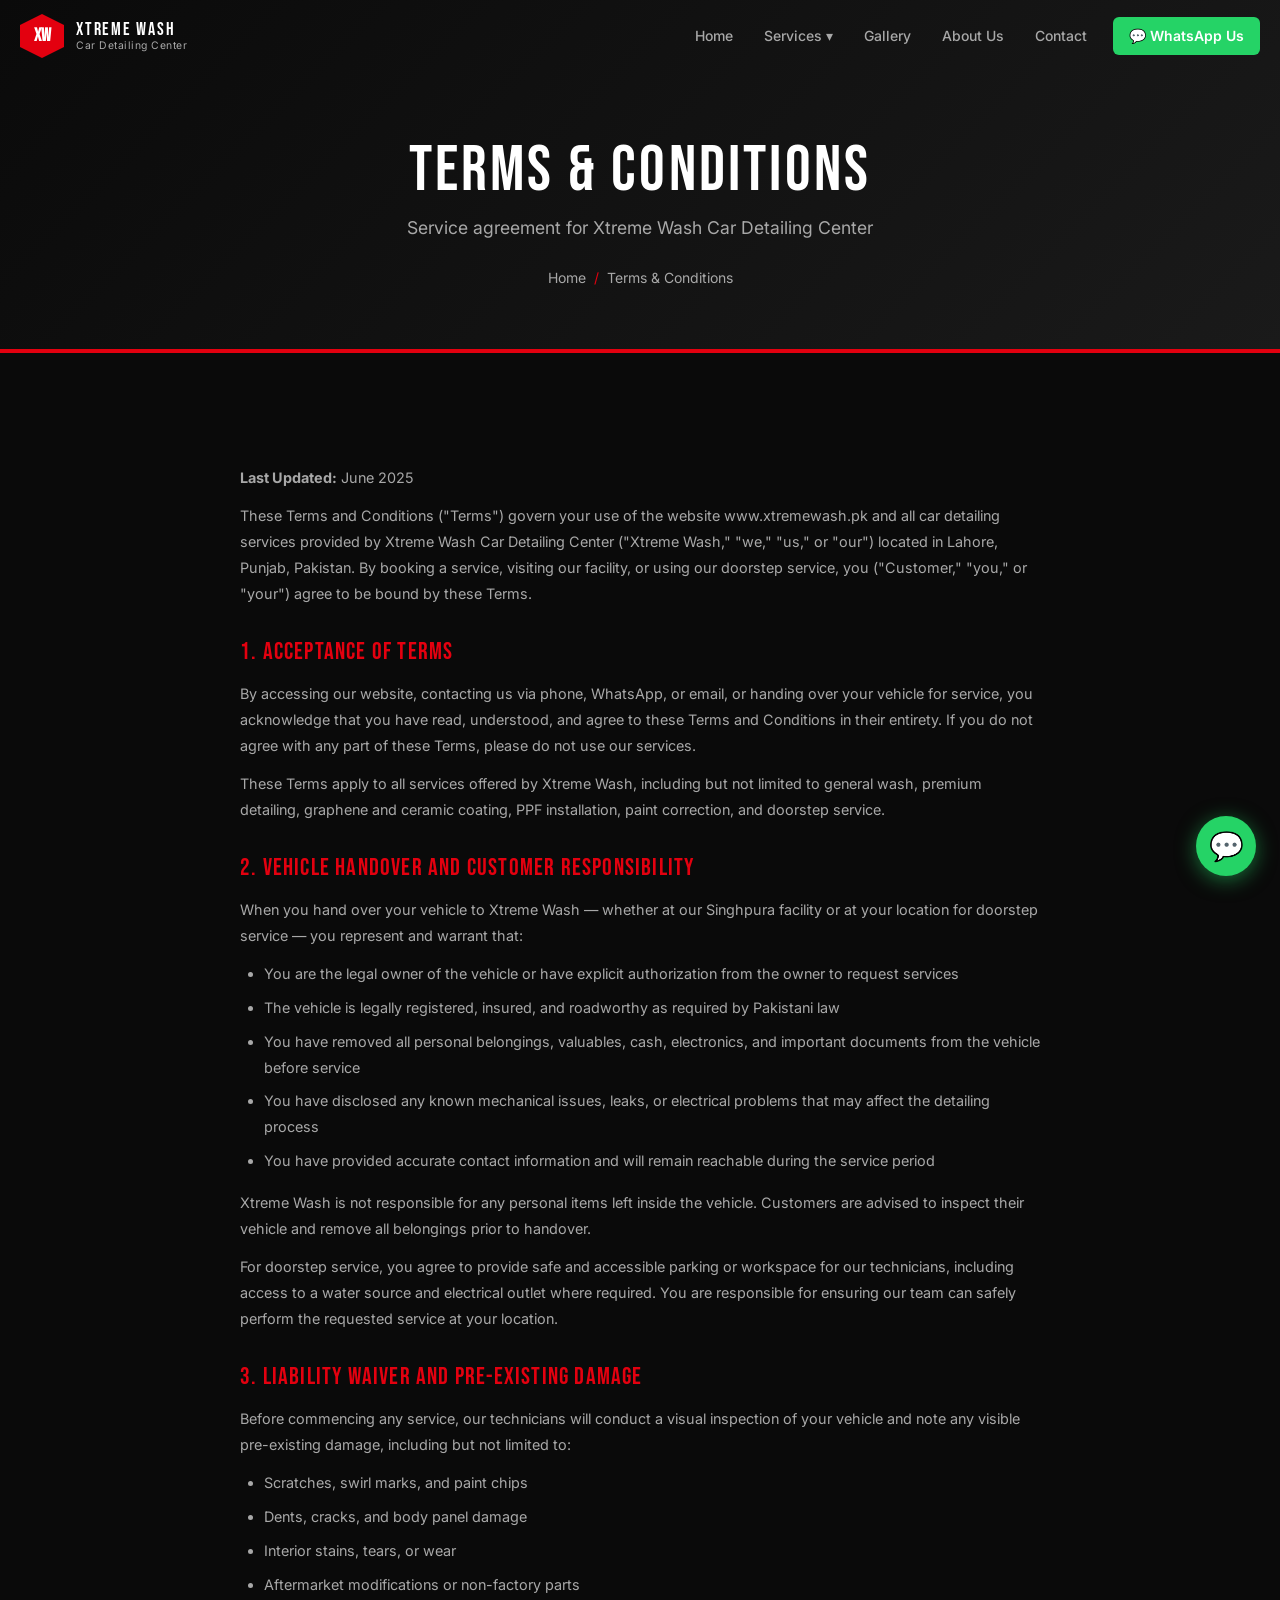
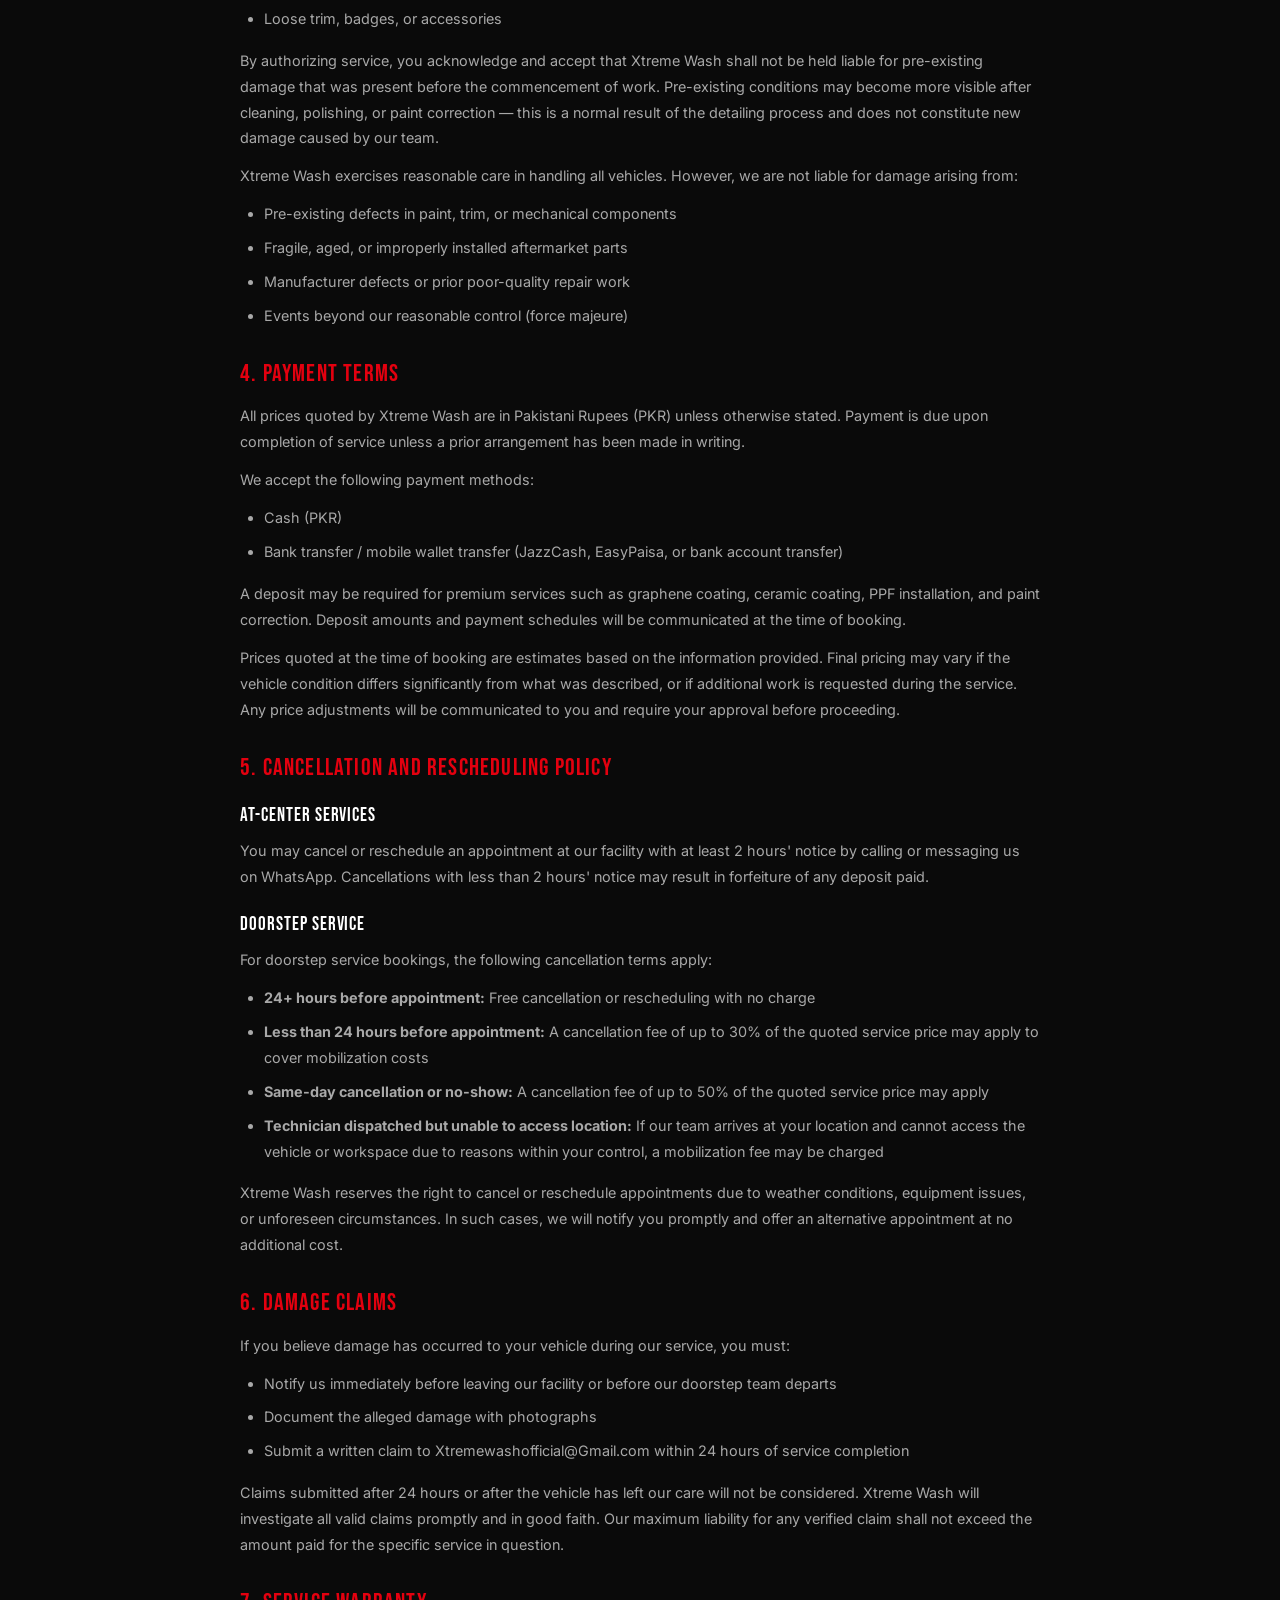
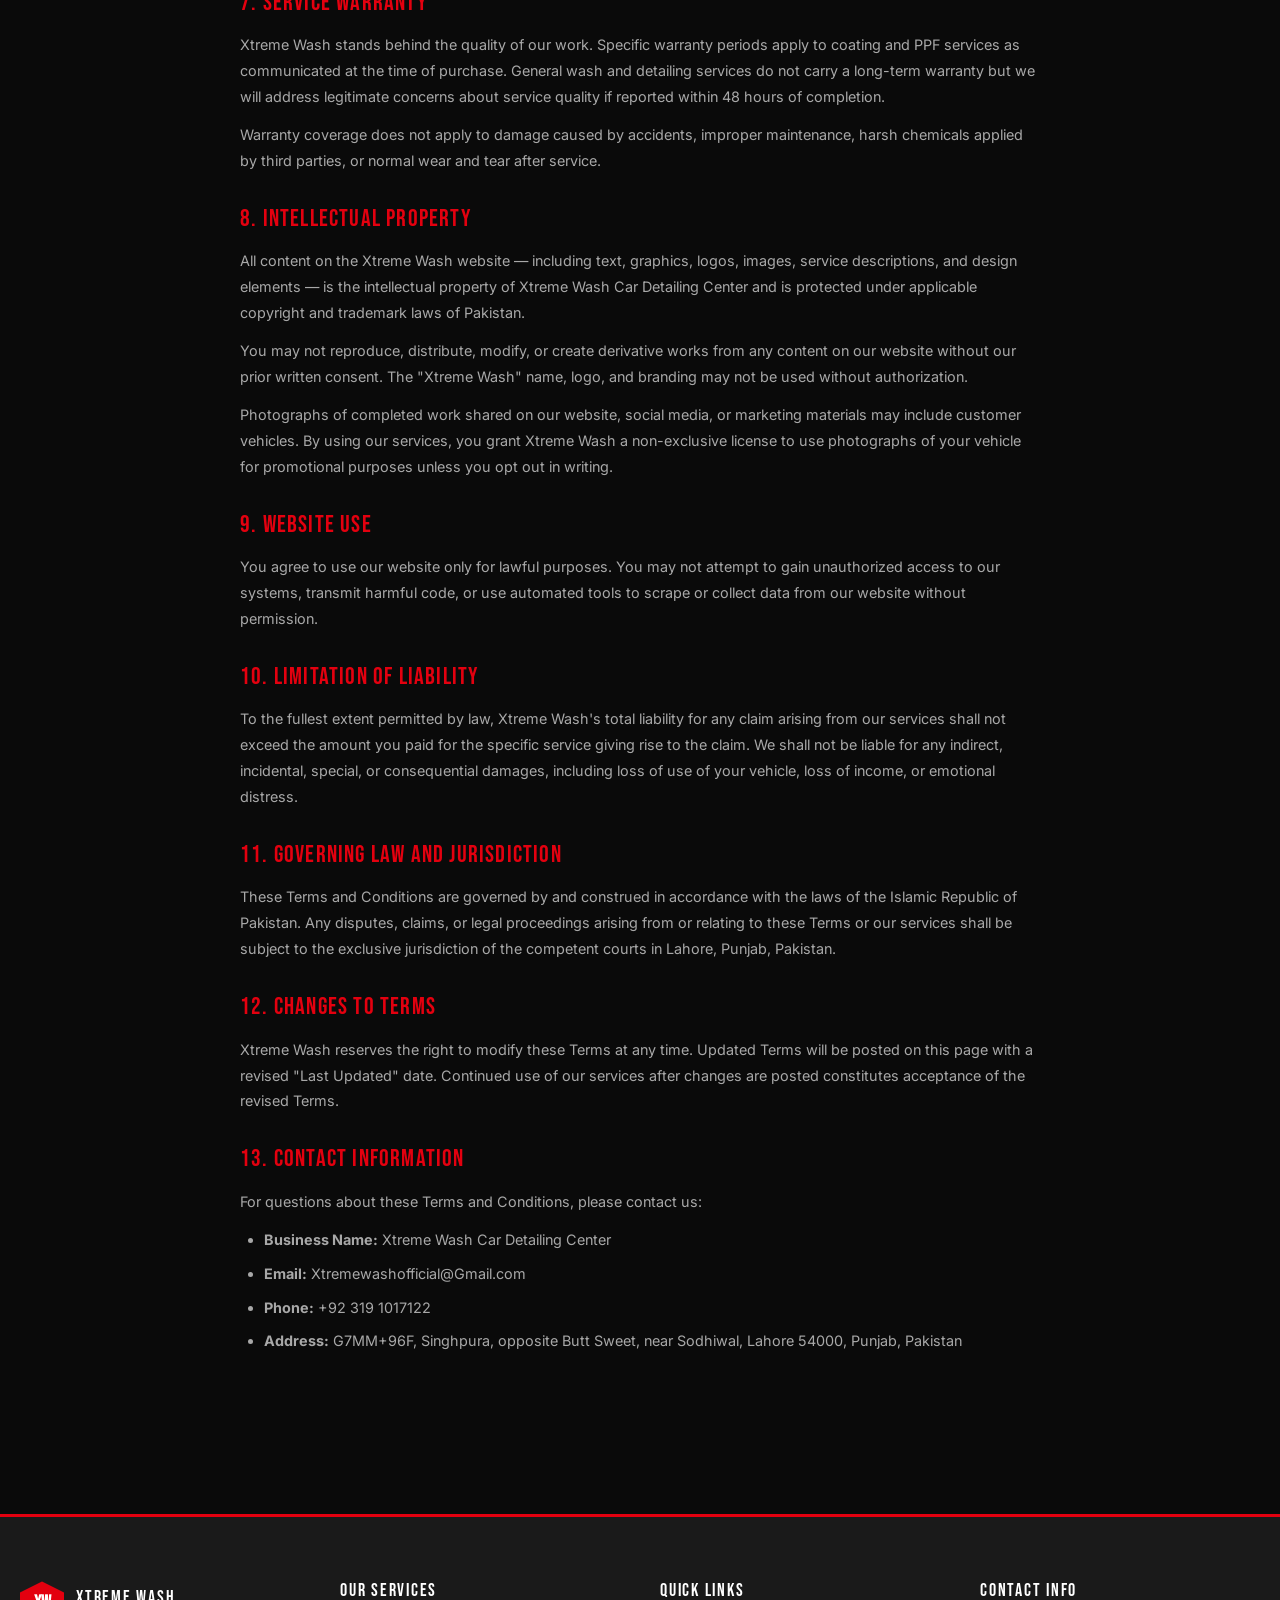
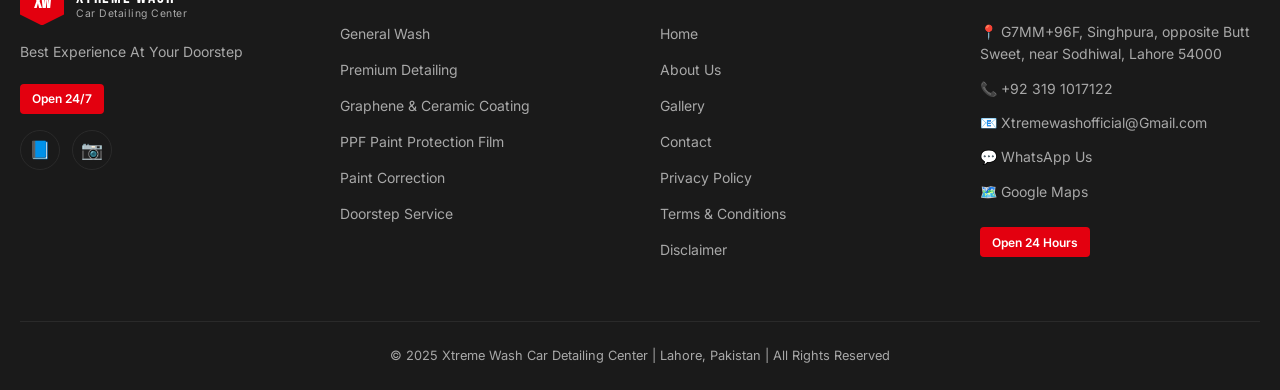
<file: terms-and-conditions.html>
<!DOCTYPE html>
<html lang="en">
<head>
  <meta charset="UTF-8">
  <meta name="viewport" content="width=device-width, initial-scale=1.0">
  <meta name="robots" content="index, follow">
  <meta name="geo.region" content="PK-PB">
  <meta name="geo.placename" content="Lahore, Punjab, Pakistan">
  <meta name="language" content="English">
  <title>Terms &amp; Conditions | Xtreme Wash Car Detailing Center Lahore</title>
  <meta name="description" content="Terms and Conditions for Xtreme Wash Car Detailing Center. Service agreement covering vehicle handover, liability, payments in PKR, cancellation, and damage claims in Lahore.">
  <link rel="canonical" href="https://www.xtremewash.pk/terms-and-conditions.html">
  <meta property="og:site_name" content="Xtreme Wash Car Detailing Center">
  <meta property="og:locale" content="en_PK">
  <meta property="og:type" content="website">
  <meta property="og:title" content="Terms &amp; Conditions | Xtreme Wash Car Detailing Center">
  <meta property="og:description" content="Service terms for Xtreme Wash Car Detailing Center — vehicle handover, liability, payments, cancellation, and damage claims in Lahore, Pakistan.">
  <meta property="og:url" content="https://www.xtremewash.pk/terms-and-conditions.html">
  <meta property="og:image" content="https://www.xtremewash.pk/images/og-xtreme-wash.jpg">
  <meta name="twitter:card" content="summary_large_image">
  <meta name="twitter:title" content="Terms &amp; Conditions | Xtreme Wash Car Detailing Center">
  <meta name="twitter:description" content="Service terms for Xtreme Wash Car Detailing Center in Lahore, Pakistan.">
  <meta name="twitter:image" content="https://www.xtremewash.pk/images/og-xtreme-wash.jpg">
  <link rel="icon" type="image/svg+xml" href="images/favicon.svg">
  <link rel="preconnect" href="https://fonts.googleapis.com">
  <link rel="preconnect" href="https://fonts.gstatic.com" crossorigin>
  <link href="https://fonts.googleapis.com/css2?family=Bebas+Neue&family=Inter:wght@400;500;600;700&display=swap" rel="stylesheet">
  <link rel="stylesheet" href="css/main.css">
</head>
<body>

  <!-- HEADER -->
  <header class="header">
    <div class="header__inner">
      <a href="index.html" class="logo" aria-label="Xtreme Wash Home">
        <div class="logo__badge">XW</div>
        <div class="logo__text">
          <div class="logo__name">XTREME WASH</div>
          <div class="logo__sub">Car Detailing Center</div>
        </div>
      </a>
      <nav class="nav" aria-label="Main navigation">
        <a href="index.html" class="nav__link">Home</a>
        <div class="nav__dropdown">
          <span class="nav__link nav__dropdown-toggle">Services ▾</span>
          <div class="nav__dropdown-menu">
            <a href="services-general-wash.html" class="nav__dropdown-item">General Wash</a>
            <a href="services-premium-detailing.html" class="nav__dropdown-item">Premium Detailing</a>
            <a href="services-coating.html" class="nav__dropdown-item">Graphene &amp; Ceramic Coating</a>
            <a href="services-ppf.html" class="nav__dropdown-item">PPF Paint Protection Film</a>
            <a href="services-paint-correction.html" class="nav__dropdown-item">Paint Correction</a>
            <a href="services-doorstep.html" class="nav__dropdown-item">Doorstep Service</a>
          </div>
        </div>
        <a href="gallery.html" class="nav__link">Gallery</a>
        <a href="about.html" class="nav__link">About Us</a>
        <a href="contact.html" class="nav__link">Contact</a>
        <a href="#" class="nav__whatsapp" data-whatsapp>💬 WhatsApp Us</a>
      </nav>
      <button class="hamburger" aria-label="Open menu" aria-expanded="false">
        <span></span><span></span><span></span>
      </button>
    </div>
  </header>

  <div class="mobile-menu" aria-hidden="true">
    <a href="index.html" class="mobile-menu__link">Home</a>
    <a href="services-general-wash.html" class="mobile-menu__sub">General Wash</a>
    <a href="services-premium-detailing.html" class="mobile-menu__sub">Premium Detailing</a>
    <a href="services-coating.html" class="mobile-menu__sub">Graphene &amp; Ceramic Coating</a>
    <a href="services-ppf.html" class="mobile-menu__sub">PPF</a>
    <a href="services-paint-correction.html" class="mobile-menu__sub">Paint Correction</a>
    <a href="services-doorstep.html" class="mobile-menu__sub">Doorstep Service</a>
    <a href="gallery.html" class="mobile-menu__link">Gallery</a>
    <a href="about.html" class="mobile-menu__link">About Us</a>
    <a href="contact.html" class="mobile-menu__link">Contact</a>
    <a href="#" class="mobile-menu__whatsapp" data-whatsapp>💬 WhatsApp Us</a>
  </div>

  <main>
    <section class="page-hero">
      <div class="container">
        <h1>TERMS &amp; CONDITIONS</h1>
        <p>Service agreement for Xtreme Wash Car Detailing Center</p>
        <nav class="breadcrumb" aria-label="Breadcrumb">
          <a href="index.html">Home</a>
          <span class="breadcrumb__sep">/</span>
          <span aria-current="page">Terms &amp; Conditions</span>
        </nav>
      </div>
    </section>

    <section class="section section--dark">
      <div class="container">
        <div class="legal-content fade-in">
          <p><strong>Last Updated:</strong> June 2025</p>
          <p>These Terms and Conditions ("Terms") govern your use of the website <a href="https://www.xtremewash.pk">www.xtremewash.pk</a> and all car detailing services provided by Xtreme Wash Car Detailing Center ("Xtreme Wash," "we," "us," or "our") located in Lahore, Punjab, Pakistan. By booking a service, visiting our facility, or using our doorstep service, you ("Customer," "you," or "your") agree to be bound by these Terms.</p>

          <h2>1. Acceptance of Terms</h2>
          <p>By accessing our website, contacting us via phone, WhatsApp, or email, or handing over your vehicle for service, you acknowledge that you have read, understood, and agree to these Terms and Conditions in their entirety. If you do not agree with any part of these Terms, please do not use our services.</p>
          <p>These Terms apply to all services offered by Xtreme Wash, including but not limited to general wash, premium detailing, graphene and ceramic coating, PPF installation, paint correction, and doorstep service.</p>

          <h2>2. Vehicle Handover and Customer Responsibility</h2>
          <p>When you hand over your vehicle to Xtreme Wash — whether at our Singhpura facility or at your location for doorstep service — you represent and warrant that:</p>
          <ul>
            <li>You are the legal owner of the vehicle or have explicit authorization from the owner to request services</li>
            <li>The vehicle is legally registered, insured, and roadworthy as required by Pakistani law</li>
            <li>You have removed all personal belongings, valuables, cash, electronics, and important documents from the vehicle before service</li>
            <li>You have disclosed any known mechanical issues, leaks, or electrical problems that may affect the detailing process</li>
            <li>You have provided accurate contact information and will remain reachable during the service period</li>
          </ul>
          <p>Xtreme Wash is not responsible for any personal items left inside the vehicle. Customers are advised to inspect their vehicle and remove all belongings prior to handover.</p>
          <p>For doorstep service, you agree to provide safe and accessible parking or workspace for our technicians, including access to a water source and electrical outlet where required. You are responsible for ensuring our team can safely perform the requested service at your location.</p>

          <h2>3. Liability Waiver and Pre-Existing Damage</h2>
          <p>Before commencing any service, our technicians will conduct a visual inspection of your vehicle and note any visible pre-existing damage, including but not limited to:</p>
          <ul>
            <li>Scratches, swirl marks, and paint chips</li>
            <li>Dents, cracks, and body panel damage</li>
            <li>Interior stains, tears, or wear</li>
            <li>Aftermarket modifications or non-factory parts</li>
            <li>Loose trim, badges, or accessories</li>
          </ul>
          <p>By authorizing service, you acknowledge and accept that Xtreme Wash shall not be held liable for pre-existing damage that was present before the commencement of work. Pre-existing conditions may become more visible after cleaning, polishing, or paint correction — this is a normal result of the detailing process and does not constitute new damage caused by our team.</p>
          <p>Xtreme Wash exercises reasonable care in handling all vehicles. However, we are not liable for damage arising from:</p>
          <ul>
            <li>Pre-existing defects in paint, trim, or mechanical components</li>
            <li>Fragile, aged, or improperly installed aftermarket parts</li>
            <li>Manufacturer defects or prior poor-quality repair work</li>
            <li>Events beyond our reasonable control (force majeure)</li>
          </ul>

          <h2>4. Payment Terms</h2>
          <p>All prices quoted by Xtreme Wash are in Pakistani Rupees (PKR) unless otherwise stated. Payment is due upon completion of service unless a prior arrangement has been made in writing.</p>
          <p>We accept the following payment methods:</p>
          <ul>
            <li>Cash (PKR)</li>
            <li>Bank transfer / mobile wallet transfer (JazzCash, EasyPaisa, or bank account transfer)</li>
          </ul>
          <p>A deposit may be required for premium services such as graphene coating, ceramic coating, PPF installation, and paint correction. Deposit amounts and payment schedules will be communicated at the time of booking.</p>
          <p>Prices quoted at the time of booking are estimates based on the information provided. Final pricing may vary if the vehicle condition differs significantly from what was described, or if additional work is requested during the service. Any price adjustments will be communicated to you and require your approval before proceeding.</p>

          <h2>5. Cancellation and Rescheduling Policy</h2>
          <h3>At-Center Services</h3>
          <p>You may cancel or reschedule an appointment at our facility with at least 2 hours' notice by calling or messaging us on WhatsApp. Cancellations with less than 2 hours' notice may result in forfeiture of any deposit paid.</p>
          <h3>Doorstep Service</h3>
          <p>For doorstep service bookings, the following cancellation terms apply:</p>
          <ul>
            <li><strong>24+ hours before appointment:</strong> Free cancellation or rescheduling with no charge</li>
            <li><strong>Less than 24 hours before appointment:</strong> A cancellation fee of up to 30% of the quoted service price may apply to cover mobilization costs</li>
            <li><strong>Same-day cancellation or no-show:</strong> A cancellation fee of up to 50% of the quoted service price may apply</li>
            <li><strong>Technician dispatched but unable to access location:</strong> If our team arrives at your location and cannot access the vehicle or workspace due to reasons within your control, a mobilization fee may be charged</li>
          </ul>
          <p>Xtreme Wash reserves the right to cancel or reschedule appointments due to weather conditions, equipment issues, or unforeseen circumstances. In such cases, we will notify you promptly and offer an alternative appointment at no additional cost.</p>

          <h2>6. Damage Claims</h2>
          <p>If you believe damage has occurred to your vehicle during our service, you must:</p>
          <ul>
            <li>Notify us immediately before leaving our facility or before our doorstep team departs</li>
            <li>Document the alleged damage with photographs</li>
            <li>Submit a written claim to <a href="mailto:Xtremewashofficial@Gmail.com">Xtremewashofficial@Gmail.com</a> within 24 hours of service completion</li>
          </ul>
          <p>Claims submitted after 24 hours or after the vehicle has left our care will not be considered. Xtreme Wash will investigate all valid claims promptly and in good faith. Our maximum liability for any verified claim shall not exceed the amount paid for the specific service in question.</p>

          <h2>7. Service Warranty</h2>
          <p>Xtreme Wash stands behind the quality of our work. Specific warranty periods apply to coating and PPF services as communicated at the time of purchase. General wash and detailing services do not carry a long-term warranty but we will address legitimate concerns about service quality if reported within 48 hours of completion.</p>
          <p>Warranty coverage does not apply to damage caused by accidents, improper maintenance, harsh chemicals applied by third parties, or normal wear and tear after service.</p>

          <h2>8. Intellectual Property</h2>
          <p>All content on the Xtreme Wash website — including text, graphics, logos, images, service descriptions, and design elements — is the intellectual property of Xtreme Wash Car Detailing Center and is protected under applicable copyright and trademark laws of Pakistan.</p>
          <p>You may not reproduce, distribute, modify, or create derivative works from any content on our website without our prior written consent. The "Xtreme Wash" name, logo, and branding may not be used without authorization.</p>
          <p>Photographs of completed work shared on our website, social media, or marketing materials may include customer vehicles. By using our services, you grant Xtreme Wash a non-exclusive license to use photographs of your vehicle for promotional purposes unless you opt out in writing.</p>

          <h2>9. Website Use</h2>
          <p>You agree to use our website only for lawful purposes. You may not attempt to gain unauthorized access to our systems, transmit harmful code, or use automated tools to scrape or collect data from our website without permission.</p>

          <h2>10. Limitation of Liability</h2>
          <p>To the fullest extent permitted by law, Xtreme Wash's total liability for any claim arising from our services shall not exceed the amount you paid for the specific service giving rise to the claim. We shall not be liable for any indirect, incidental, special, or consequential damages, including loss of use of your vehicle, loss of income, or emotional distress.</p>

          <h2>11. Governing Law and Jurisdiction</h2>
          <p>These Terms and Conditions are governed by and construed in accordance with the laws of the Islamic Republic of Pakistan. Any disputes, claims, or legal proceedings arising from or relating to these Terms or our services shall be subject to the exclusive jurisdiction of the competent courts in Lahore, Punjab, Pakistan.</p>

          <h2>12. Changes to Terms</h2>
          <p>Xtreme Wash reserves the right to modify these Terms at any time. Updated Terms will be posted on this page with a revised "Last Updated" date. Continued use of our services after changes are posted constitutes acceptance of the revised Terms.</p>

          <h2>13. Contact Information</h2>
          <p>For questions about these Terms and Conditions, please contact us:</p>
          <ul>
            <li><strong>Business Name:</strong> Xtreme Wash Car Detailing Center</li>
            <li><strong>Email:</strong> <a href="mailto:Xtremewashofficial@Gmail.com">Xtremewashofficial@Gmail.com</a></li>
            <li><strong>Phone:</strong> <a href="tel:+923191017122">+92 319 1017122</a></li>
            <li><strong>Address:</strong> G7MM+96F, Singhpura, opposite Butt Sweet, near Sodhiwal, Lahore 54000, Punjab, Pakistan</li>
          </ul>
        </div>
      </div>
    </section>
  </main>

  <!-- FOOTER -->
  <footer class="footer">
    <div class="container">
      <div class="footer__grid">
        <div>
          <a href="index.html" class="logo" style="margin-bottom:1rem;">
            <div class="logo__badge">XW</div>
            <div class="logo__text">
              <div class="logo__name">XTREME WASH</div>
              <div class="logo__sub">Car Detailing Center</div>
            </div>
          </a>
          <p style="font-size:0.875rem;color:var(--chrome);margin-bottom:0.5rem;">Best Experience At Your Doorstep</p>
          <span class="footer__badge">Open 24/7</span>
          <div class="footer__social">
            <a href="https://www.facebook.com/xtremewashofficial" target="_blank" rel="noopener noreferrer" aria-label="Facebook">📘</a>
            <a href="https://www.instagram.com/xtremewashofficial" target="_blank" rel="noopener noreferrer" aria-label="Instagram">📷</a>
          </div>
        </div>
        <div>
          <h4 class="footer__title">OUR SERVICES</h4>
          <ul class="footer__links">
            <li><a href="services-general-wash.html">General Wash</a></li>
            <li><a href="services-premium-detailing.html">Premium Detailing</a></li>
            <li><a href="services-coating.html">Graphene &amp; Ceramic Coating</a></li>
            <li><a href="services-ppf.html">PPF Paint Protection Film</a></li>
            <li><a href="services-paint-correction.html">Paint Correction</a></li>
            <li><a href="services-doorstep.html">Doorstep Service</a></li>
          </ul>
        </div>
        <div>
          <h4 class="footer__title">QUICK LINKS</h4>
          <ul class="footer__links">
            <li><a href="index.html">Home</a></li>
            <li><a href="about.html">About Us</a></li>
            <li><a href="gallery.html">Gallery</a></li>
            <li><a href="contact.html">Contact</a></li>
            <li><a href="privacy-policy.html">Privacy Policy</a></li>
            <li><a href="terms-and-conditions.html">Terms &amp; Conditions</a></li>
            <li><a href="disclaimer.html">Disclaimer</a></li>
          </ul>
        </div>
        <div>
          <h4 class="footer__title">CONTACT INFO</h4>
          <div class="footer__contact">
            <p>📍 G7MM+96F, Singhpura, opposite Butt Sweet, near Sodhiwal, Lahore 54000</p>
            <p>📞 <a href="tel:+923191017122">+92 319 1017122</a></p>
            <p>📧 <a href="mailto:Xtremewashofficial@Gmail.com">Xtremewashofficial@Gmail.com</a></p>
            <p>💬 <a href="#" data-whatsapp>WhatsApp Us</a></p>
            <p>🗺️ <a href="https://maps.google.com/?q=G7MM+96F+Singhpura+Lahore" target="_blank" rel="noopener noreferrer">Google Maps</a></p>
            <span class="footer__badge">Open 24 Hours</span>
          </div>
        </div>
      </div>
      <div class="footer__bottom">
        <p>© 2025 Xtreme Wash Car Detailing Center | Lahore, Pakistan | All Rights Reserved</p>
      </div>
    </div>
  </footer>

  <a href="#" class="whatsapp-float" data-whatsapp aria-label="Chat on WhatsApp">💬</a>
  <button class="back-to-top" aria-label="Back to top">↑</button>

  <script src="js/main.js"></script>
</body>
</html>
</file>
<file: css/main.css>
/* Xtreme Wash Car Detailing Center — Main Stylesheet */

:root {
  --black: #0A0A0A;
  --red: #E3000F;
  --white: #FFFFFF;
  --chrome: #A8A8A8;
  --dark-gray: #1A1A1A;
  --mid-gray: #2A2A2A;
  --light-gray: #F5F5F5;
  --whatsapp: #25D366;
  --font-heading: 'Bebas Neue', sans-serif;
  --font-body: 'Inter', sans-serif;
  --nav-height: 72px;
  --transition: 0.3s cubic-bezier(0.4, 0, 0.2, 1);
  --glow-red: 0 0 20px rgba(227, 0, 15, 0.5);
  --glass: rgba(10, 10, 10, 0.85);
}

*, *::before, *::after { box-sizing: border-box; margin: 0; padding: 0; }

html {
  scroll-behavior: smooth;
  font-size: 16px;
}

body {
  font-family: var(--font-body);
  background: var(--black);
  color: var(--white);
  line-height: 1.6;
  overflow-x: hidden;
}

img { max-width: 100%; height: auto; display: block; }
a { color: inherit; text-decoration: none; transition: color var(--transition); }
ul { list-style: none; }

h1, h2, h3, h4, h5, h6 {
  font-family: var(--font-heading);
  font-weight: 400;
  letter-spacing: 0.05em;
  line-height: 1.1;
}

.container {
  width: 100%;
  max-width: 1280px;
  margin: 0 auto;
  padding: 0 1.25rem;
}

.section { padding: 5rem 0; }
.section--light { background: var(--light-gray); color: var(--black); }
.section--dark { background: var(--black); }
.section--alt { background: var(--dark-gray); }

.section-header { text-align: center; margin-bottom: 3rem; }
.section-header h2 {
  font-size: clamp(2rem, 5vw, 3.5rem);
  color: var(--white);
  position: relative;
  display: inline-block;
}
.section--light .section-header h2 { color: var(--black); }
.section-header h2::after {
  content: '';
  display: block;
  width: 60px;
  height: 4px;
  background: var(--red);
  margin: 0.75rem auto 0;
}
.section-header p {
  margin-top: 1rem;
  color: var(--chrome);
  max-width: 600px;
  margin-left: auto;
  margin-right: auto;
}
.section--light .section-header p { color: #555; }

/* ===== NAVIGATION ===== */
.header {
  position: fixed;
  top: 0;
  left: 0;
  right: 0;
  z-index: 1000;
  height: var(--nav-height);
  transition: background var(--transition), backdrop-filter var(--transition), box-shadow var(--transition);
}
.header.scrolled {
  background: var(--glass);
  backdrop-filter: blur(12px);
  -webkit-backdrop-filter: blur(12px);
  box-shadow: 0 2px 20px rgba(0,0,0,0.5);
}
.header__inner {
  display: flex;
  align-items: center;
  justify-content: space-between;
  height: var(--nav-height);
  max-width: 1280px;
  margin: 0 auto;
  padding: 0 1.25rem;
}

.logo {
  display: flex;
  align-items: center;
  gap: 0.75rem;
  flex-shrink: 0;
}
.logo__badge {
  width: 44px;
  height: 44px;
  background: var(--red);
  clip-path: polygon(50% 0%, 100% 25%, 100% 75%, 50% 100%, 0% 75%, 0% 25%);
  display: flex;
  align-items: center;
  justify-content: center;
  font-family: var(--font-heading);
  font-size: 1.1rem;
  color: var(--white);
  font-weight: bold;
}
.logo__text { line-height: 1.2; }
.logo__name {
  font-family: var(--font-heading);
  font-size: 1.1rem;
  letter-spacing: 0.1em;
  color: var(--white);
}
.logo__sub {
  font-size: 0.65rem;
  color: var(--chrome);
  letter-spacing: 0.05em;
}

.nav { display: none; }
@media (min-width: 1024px) {
  .nav { display: flex; align-items: center; gap: 0.25rem; }
}
.nav__link {
  padding: 0.5rem 0.85rem;
  font-size: 0.875rem;
  font-weight: 500;
  color: var(--chrome);
  border-radius: 4px;
  transition: color var(--transition), background var(--transition);
  position: relative;
}
.nav__link:hover, .nav__link.active { color: var(--white); }
.nav__link.active::after {
  content: '';
  position: absolute;
  bottom: 0;
  left: 50%;
  transform: translateX(-50%);
  width: 20px;
  height: 2px;
  background: var(--red);
}

.nav__dropdown { position: relative; }
.nav__dropdown-toggle {
  display: flex;
  align-items: center;
  gap: 0.25rem;
  cursor: pointer;
}
.nav__dropdown-menu {
  position: absolute;
  top: 100%;
  left: 0;
  min-width: 260px;
  background: var(--dark-gray);
  border: 1px solid var(--mid-gray);
  border-radius: 8px;
  padding: 0.5rem 0;
  opacity: 0;
  visibility: hidden;
  transform: translateY(10px);
  transition: all var(--transition);
  box-shadow: 0 10px 40px rgba(0,0,0,0.5);
}
.nav__dropdown:hover .nav__dropdown-menu {
  opacity: 1;
  visibility: visible;
  transform: translateY(0);
}
.nav__dropdown-item {
  display: block;
  padding: 0.65rem 1.25rem;
  font-size: 0.875rem;
  color: var(--chrome);
  transition: all var(--transition);
}
.nav__dropdown-item:hover {
  background: var(--mid-gray);
  color: var(--white);
  padding-left: 1.5rem;
}

.nav__whatsapp {
  display: none;
  align-items: center;
  gap: 0.5rem;
  background: var(--whatsapp);
  color: var(--white);
  padding: 0.5rem 1rem;
  border-radius: 6px;
  font-size: 0.875rem;
  font-weight: 600;
  margin-left: 0.5rem;
  transition: transform var(--transition), box-shadow var(--transition);
}
.nav__whatsapp:hover { transform: translateY(-2px); box-shadow: 0 4px 15px rgba(37,211,102,0.4); }
@media (min-width: 1024px) { .nav__whatsapp { display: flex; } }

.hamburger {
  display: flex;
  flex-direction: column;
  gap: 5px;
  cursor: pointer;
  padding: 8px;
  z-index: 1001;
  min-width: 48px;
  min-height: 48px;
  align-items: center;
  justify-content: center;
}
@media (min-width: 1024px) { .hamburger { display: none; } }
.hamburger span {
  display: block;
  width: 24px;
  height: 2px;
  background: var(--white);
  transition: all var(--transition);
}
.hamburger.active span:nth-child(1) { transform: rotate(45deg) translate(5px, 5px); }
.hamburger.active span:nth-child(2) { opacity: 0; }
.hamburger.active span:nth-child(3) { transform: rotate(-45deg) translate(5px, -5px); }

.mobile-menu {
  position: fixed;
  inset: 0;
  background: rgba(10, 10, 10, 0.98);
  z-index: 999;
  display: flex;
  flex-direction: column;
  align-items: center;
  justify-content: center;
  gap: 0.5rem;
  opacity: 0;
  visibility: hidden;
  transition: all var(--transition);
}
.mobile-menu.open { opacity: 1; visibility: visible; }
.mobile-menu__link {
  font-family: var(--font-heading);
  font-size: 2rem;
  letter-spacing: 0.1em;
  color: var(--chrome);
  padding: 0.75rem 2rem;
  transition: color var(--transition);
}
.mobile-menu__link:hover, .mobile-menu__link.active { color: var(--red); }
.mobile-menu__sub {
  font-size: 1.25rem;
  color: var(--chrome);
  padding: 0.5rem 2rem;
}
.mobile-menu__whatsapp {
  margin-top: 1.5rem;
  background: var(--whatsapp);
  color: var(--white);
  padding: 0.85rem 2rem;
  border-radius: 8px;
  font-weight: 600;
  font-size: 1rem;
}

/* ===== BUTTONS ===== */
.btn {
  display: inline-flex;
  align-items: center;
  justify-content: center;
  gap: 0.5rem;
  min-height: 48px;
  padding: 0.75rem 1.75rem;
  font-family: var(--font-body);
  font-size: 0.9rem;
  font-weight: 600;
  border-radius: 6px;
  border: 2px solid transparent;
  cursor: pointer;
  transition: all var(--transition);
  text-align: center;
}
.btn--primary {
  background: var(--red);
  color: var(--white);
  border-color: var(--red);
}
.btn--primary:hover {
  background: #c0000d;
  box-shadow: var(--glow-red);
  transform: translateY(-2px);
}
.btn--outline {
  background: transparent;
  color: var(--white);
  border-color: var(--white);
}
.btn--outline:hover {
  background: var(--white);
  color: var(--black);
  box-shadow: 0 0 20px rgba(255,255,255,0.2);
}
.btn--whatsapp {
  background: var(--whatsapp);
  color: var(--white);
  border-color: var(--whatsapp);
}
.btn--whatsapp:hover {
  box-shadow: 0 0 20px rgba(37,211,102,0.5);
  transform: translateY(-2px);
}
.btn--lg { padding: 1rem 2.5rem; font-size: 1rem; }

/* ===== HERO ===== */
.hero {
  position: relative;
  min-height: 100vh;
  display: flex;
  align-items: center;
  justify-content: center;
  overflow: hidden;
}
.hero__bg {
  position: absolute;
  inset: 0;
  background: linear-gradient(135deg, rgba(10,10,10,0.85) 0%, rgba(10,10,10,0.6) 50%, rgba(227,0,15,0.15) 100%),
    url('https://images.unsplash.com/photo-1601362840469-51e4d8d58785?w=1920&q=80') center/cover no-repeat;
}
.hero__particles {
  position: absolute;
  inset: 0;
  overflow: hidden;
  pointer-events: none;
}
.hero__particle {
  position: absolute;
  width: 4px;
  height: 4px;
  background: var(--red);
  border-radius: 50%;
  opacity: 0.3;
  animation: float-particle 8s infinite ease-in-out;
}
@keyframes float-particle {
  0%, 100% { transform: translateY(0) scale(1); opacity: 0.3; }
  50% { transform: translateY(-30px) scale(1.5); opacity: 0.6; }
}
.hero__shine {
  position: absolute;
  top: 0;
  left: -100%;
  width: 50%;
  height: 100%;
  background: linear-gradient(90deg, transparent, rgba(255,255,255,0.03), transparent);
  animation: shine-sweep 6s infinite;
}
@keyframes shine-sweep {
  0% { left: -100%; }
  50%, 100% { left: 200%; }
}
.hero__content {
  position: relative;
  z-index: 2;
  text-align: center;
  padding: calc(var(--nav-height) + 2rem) 1.25rem 4rem;
  max-width: 900px;
}
.hero__title {
  font-size: clamp(3.5rem, 12vw, 8rem);
  color: var(--white);
  text-shadow: 0 0 40px rgba(227,0,15,0.3);
  opacity: 0;
  transform: translateY(30px);
  animation: hero-reveal 1s 0.3s forwards;
}
.hero__subtitle {
  font-size: clamp(0.9rem, 2.5vw, 1.25rem);
  color: var(--chrome);
  margin: 1.5rem 0 2.5rem;
  letter-spacing: 0.05em;
  opacity: 0;
  animation: hero-reveal 1s 0.6s forwards;
}
.hero__cta {
  display: flex;
  flex-wrap: wrap;
  gap: 1rem;
  justify-content: center;
  opacity: 0;
  animation: hero-reveal 1s 0.9s forwards;
}
@keyframes hero-reveal {
  to { opacity: 1; transform: translateY(0); }
}
.hero__scroll {
  position: absolute;
  bottom: 2rem;
  left: 50%;
  transform: translateX(-50%);
  animation: bounce 2s infinite;
  color: var(--chrome);
  font-size: 1.5rem;
}
@keyframes bounce {
  0%, 100% { transform: translateX(-50%) translateY(0); }
  50% { transform: translateX(-50%) translateY(10px); }
}

.page-hero {
  position: relative;
  padding: calc(var(--nav-height) + 4rem) 0 4rem;
  background: linear-gradient(135deg, var(--black) 0%, var(--dark-gray) 100%);
  text-align: center;
  overflow: hidden;
}
.page-hero::before {
  content: '';
  position: absolute;
  bottom: 0;
  left: 0;
  right: 0;
  height: 4px;
  background: var(--red);
}
.page-hero h1 {
  font-size: clamp(2.5rem, 6vw, 4rem);
  margin-bottom: 0.5rem;
}
.page-hero p { color: var(--chrome); font-size: 1.1rem; }

.breadcrumb {
  display: flex;
  align-items: center;
  justify-content: center;
  gap: 0.5rem;
  margin-top: 1.5rem;
  font-size: 0.875rem;
  color: var(--chrome);
  flex-wrap: wrap;
}
.breadcrumb a:hover { color: var(--red); }
.breadcrumb__sep { color: var(--red); }

/* ===== TRUST BAR ===== */
.trust-bar {
  background: var(--red);
  padding: 0.85rem 0;
  overflow: hidden;
}
.trust-bar__track {
  display: flex;
  gap: 3rem;
  animation: marquee 25s linear infinite;
  white-space: nowrap;
}
.trust-bar__item {
  font-size: 0.875rem;
  font-weight: 600;
  letter-spacing: 0.03em;
  flex-shrink: 0;
}
@keyframes marquee {
  0% { transform: translateX(0); }
  100% { transform: translateX(-50%); }
}

/* ===== STATS ===== */
.stats-grid {
  display: grid;
  grid-template-columns: repeat(3, 1fr);
  gap: 1.5rem;
  text-align: center;
}
.stat__number {
  font-family: var(--font-heading);
  font-size: clamp(2.5rem, 5vw, 4rem);
  color: var(--red);
  line-height: 1;
}
.stat__label {
  font-size: 0.875rem;
  color: var(--chrome);
  margin-top: 0.5rem;
  text-transform: uppercase;
  letter-spacing: 0.1em;
}
.section--light .stat__label { color: #666; }

.about-grid {
  display: grid;
  grid-template-columns: 1fr;
  gap: 3rem;
  align-items: center;
}
@media (min-width: 768px) {
  .about-grid { grid-template-columns: 1fr 1.5fr; }
}

/* ===== SERVICE CARDS ===== */
.services-grid {
  display: grid;
  grid-template-columns: 1fr;
  gap: 1.5rem;
}
@media (min-width: 480px) { .services-grid { grid-template-columns: repeat(2, 1fr); } }
@media (min-width: 1024px) { .services-grid { grid-template-columns: repeat(3, 1fr); } }

.service-card {
  background: var(--dark-gray);
  border: 1px solid var(--mid-gray);
  border-radius: 12px;
  overflow: hidden;
  transition: transform var(--transition), box-shadow var(--transition);
  perspective: 1000px;
}
.section--light .service-card {
  background: var(--white);
  border-color: #e0e0e0;
  box-shadow: 0 4px 20px rgba(0,0,0,0.08);
}
.service-card:hover {
  transform: translateY(-8px);
  box-shadow: 0 12px 40px rgba(227,0,15,0.2);
}
.service-card__img {
  height: 180px;
  background: var(--mid-gray);
  display: flex;
  align-items: center;
  justify-content: center;
  font-size: 3rem;
  overflow: hidden;
}
.service-card__img img { width: 100%; height: 100%; object-fit: cover; }
.service-card__body { padding: 1.5rem; }
.service-card__title {
  font-family: var(--font-heading);
  font-size: 1.5rem;
  margin-bottom: 0.5rem;
  letter-spacing: 0.05em;
}
.section--light .service-card__title { color: var(--black); }
.service-card__desc {
  font-size: 0.875rem;
  color: var(--chrome);
  margin-bottom: 1.25rem;
  line-height: 1.5;
}
.section--light .service-card__desc { color: #666; }
.service-card__link {
  color: var(--red);
  font-weight: 600;
  font-size: 0.875rem;
  display: inline-flex;
  align-items: center;
  gap: 0.35rem;
}
.service-card__link:hover { gap: 0.6rem; }

/* ===== FEATURE BLOCKS ===== */
.features-grid {
  display: grid;
  grid-template-columns: 1fr;
  gap: 2rem;
}
@media (min-width: 480px) { .features-grid { grid-template-columns: repeat(2, 1fr); } }
@media (min-width: 1024px) { .features-grid { grid-template-columns: repeat(4, 1fr); } }

.feature-block {
  text-align: center;
  padding: 2rem 1.5rem;
  background: var(--dark-gray);
  border-radius: 12px;
  border: 1px solid var(--mid-gray);
  transition: border-color var(--transition), transform var(--transition);
}
.feature-block:hover {
  border-color: var(--red);
  transform: translateY(-4px);
}
.feature-block__icon {
  font-size: 2.5rem;
  margin-bottom: 1rem;
}
.feature-block__title {
  font-family: var(--font-heading);
  font-size: 1.25rem;
  margin-bottom: 0.75rem;
  letter-spacing: 0.05em;
}
.feature-block__text { font-size: 0.875rem; color: var(--chrome); }

/* ===== PROCESS STEPS ===== */
.process-steps {
  display: grid;
  grid-template-columns: 1fr;
  gap: 2rem;
  counter-reset: step;
}
@media (min-width: 768px) { .process-steps { grid-template-columns: repeat(4, 1fr); } }

.process-step {
  text-align: center;
  position: relative;
}
.process-step__num {
  font-family: var(--font-heading);
  font-size: 4rem;
  color: var(--red);
  opacity: 0.3;
  line-height: 1;
}
.process-step__title {
  font-family: var(--font-heading);
  font-size: 1.25rem;
  margin: 0.5rem 0;
  letter-spacing: 0.05em;
}
.process-step__text { font-size: 0.875rem; color: var(--chrome); }

/* ===== TESTIMONIALS ===== */
.testimonials { position: relative; overflow: hidden; }
.testimonials__track {
  display: flex;
  transition: transform 0.5s ease;
}
.testimonial-card {
  min-width: 100%;
  padding: 0 1rem;
}
@media (min-width: 768px) {
  .testimonial-card { min-width: 50%; }
}
@media (min-width: 1024px) {
  .testimonial-card { min-width: 33.333%; }
}
.testimonial-card__inner {
  background: var(--dark-gray);
  border: 1px solid var(--mid-gray);
  border-radius: 12px;
  padding: 2rem;
  height: 100%;
}
.testimonial-card__stars { color: #FFD700; margin-bottom: 1rem; font-size: 1.1rem; }
.testimonial-card__text {
  font-size: 0.95rem;
  color: var(--chrome);
  font-style: italic;
  margin-bottom: 1.5rem;
  line-height: 1.7;
}
.testimonial-card__author {
  font-weight: 600;
  font-size: 0.875rem;
}
.testimonial-card__source { font-size: 0.75rem; color: var(--chrome); }
.testimonials__nav {
  display: flex;
  justify-content: center;
  gap: 1rem;
  margin-top: 2rem;
}
.testimonials__btn {
  width: 48px;
  height: 48px;
  border: 2px solid var(--red);
  background: transparent;
  color: var(--white);
  border-radius: 50%;
  cursor: pointer;
  font-size: 1.25rem;
  transition: all var(--transition);
  display: flex;
  align-items: center;
  justify-content: center;
}
.testimonials__btn:hover { background: var(--red); }

/* ===== LOCATION ===== */
.location-grid {
  display: grid;
  grid-template-columns: 1fr;
  gap: 2rem;
}
@media (min-width: 768px) { .location-grid { grid-template-columns: 1fr 1fr; } }
.location-map {
  border-radius: 12px;
  overflow: hidden;
  min-height: 300px;
  border: 2px solid var(--mid-gray);
}
.location-map iframe { width: 100%; height: 100%; min-height: 300px; border: 0; }
.location-info h3 {
  font-family: var(--font-heading);
  font-size: 1.75rem;
  margin-bottom: 1.5rem;
  letter-spacing: 0.05em;
}
.location-detail {
  display: flex;
  align-items: flex-start;
  gap: 1rem;
  margin-bottom: 1.25rem;
  font-size: 0.95rem;
}
.location-detail__icon { font-size: 1.25rem; flex-shrink: 0; }
.hours-badge {
  display: inline-flex;
  align-items: center;
  gap: 0.5rem;
  background: var(--red);
  padding: 0.5rem 1rem;
  border-radius: 6px;
  font-size: 0.875rem;
  font-weight: 600;
  margin: 1rem 0;
}

/* ===== INSTAGRAM GRID ===== */
.insta-grid {
  display: grid;
  grid-template-columns: repeat(2, 1fr);
  gap: 0.75rem;
}
@media (min-width: 480px) { .insta-grid { grid-template-columns: repeat(3, 1fr); } }
.insta-grid__item {
  aspect-ratio: 1;
  background: var(--mid-gray);
  border-radius: 8px;
  overflow: hidden;
  position: relative;
  cursor: pointer;
  transition: transform var(--transition);
}
.insta-grid__item:hover { transform: scale(1.03); }
.insta-grid__item img { width: 100%; height: 100%; object-fit: cover; }

/* ===== CTA BANNER ===== */
.cta-banner {
  background: var(--red);
  padding: 4rem 0;
  text-align: center;
}
.cta-banner h2 {
  font-size: clamp(2rem, 5vw, 3rem);
  margin-bottom: 1.5rem;
}
.cta-banner__buttons {
  display: flex;
  flex-wrap: wrap;
  gap: 1rem;
  justify-content: center;
}
.cta-banner .btn--outline { border-color: var(--white); }
.cta-banner .btn--outline:hover { background: var(--white); color: var(--red); }

/* ===== FOOTER ===== */
.footer {
  background: var(--dark-gray);
  padding: 4rem 0 0;
  border-top: 3px solid var(--red);
}
.footer__grid {
  display: grid;
  grid-template-columns: 1fr;
  gap: 2.5rem;
}
@media (min-width: 480px) { .footer__grid { grid-template-columns: repeat(2, 1fr); } }
@media (min-width: 1024px) { .footer__grid { grid-template-columns: repeat(4, 1fr); } }
.footer__title {
  font-family: var(--font-heading);
  font-size: 1.1rem;
  letter-spacing: 0.1em;
  margin-bottom: 1.25rem;
  color: var(--white);
}
.footer__links li { margin-bottom: 0.65rem; }
.footer__links a {
  font-size: 0.875rem;
  color: var(--chrome);
  transition: color var(--transition), padding-left var(--transition);
}
.footer__links a:hover { color: var(--red); padding-left: 4px; }
.footer__contact p {
  font-size: 0.875rem;
  color: var(--chrome);
  margin-bottom: 0.75rem;
  line-height: 1.6;
}
.footer__social {
  display: flex;
  gap: 0.75rem;
  margin-top: 1rem;
}
.footer__social a {
  width: 40px;
  height: 40px;
  border: 1px solid var(--mid-gray);
  border-radius: 50%;
  display: flex;
  align-items: center;
  justify-content: center;
  font-size: 1.1rem;
  transition: all var(--transition);
}
.footer__social a:hover { background: var(--red); border-color: var(--red); }
.footer__badge {
  display: inline-block;
  background: var(--red);
  padding: 0.35rem 0.75rem;
  border-radius: 4px;
  font-size: 0.75rem;
  font-weight: 600;
  margin-top: 0.75rem;
}
.footer__bottom {
  margin-top: 3rem;
  padding: 1.5rem 0;
  border-top: 1px solid var(--mid-gray);
  text-align: center;
  font-size: 0.8rem;
  color: var(--chrome);
}

/* ===== WHATSAPP FLOAT ===== */
.whatsapp-float {
  position: fixed;
  bottom: 1.5rem;
  right: 1.5rem;
  z-index: 998;
  width: 60px;
  height: 60px;
  background: var(--whatsapp);
  border-radius: 50%;
  display: flex;
  align-items: center;
  justify-content: center;
  font-size: 1.75rem;
  color: var(--white);
  box-shadow: 0 4px 20px rgba(37,211,102,0.5);
  transition: transform var(--transition), box-shadow var(--transition);
  animation: pulse-wa 2s infinite;
}
.whatsapp-float:hover {
  transform: scale(1.1);
  box-shadow: 0 6px 30px rgba(37,211,102,0.7);
  animation: none;
}
@keyframes pulse-wa {
  0%, 100% { box-shadow: 0 4px 20px rgba(37,211,102,0.5); }
  50% { box-shadow: 0 4px 30px rgba(37,211,102,0.8), 0 0 0 10px rgba(37,211,102,0.1); }
}

/* ===== BACK TO TOP ===== */
.back-to-top {
  position: fixed;
  bottom: 1.5rem;
  right: 5.5rem;
  z-index: 997;
  width: 48px;
  height: 48px;
  background: var(--red);
  border: none;
  border-radius: 50%;
  color: var(--white);
  font-size: 1.25rem;
  cursor: pointer;
  opacity: 0;
  visibility: hidden;
  transition: all var(--transition);
  display: flex;
  align-items: center;
  justify-content: center;
}
.back-to-top.visible { opacity: 1; visibility: visible; }
.back-to-top:hover { transform: translateY(-4px); box-shadow: var(--glow-red); }

/* ===== FADE IN ANIMATION ===== */
.fade-in {
  opacity: 0;
  transform: translateY(30px);
  transition: opacity 0.6s ease, transform 0.6s ease;
}
.fade-in.visible { opacity: 1; transform: translateY(0); }

/* ===== SERVICE PAGE COMPONENTS ===== */
.content-block { max-width: 800px; margin: 0 auto 3rem; }
.content-block p { color: var(--chrome); margin-bottom: 1rem; line-height: 1.8; }
.section--light .content-block p { color: #555; }

.checklist {
  display: grid;
  grid-template-columns: 1fr;
  gap: 1rem;
}
@media (min-width: 768px) { .checklist { grid-template-columns: repeat(2, 1fr); } }
.checklist__item {
  display: flex;
  align-items: flex-start;
  gap: 0.75rem;
  padding: 1rem;
  background: var(--dark-gray);
  border-radius: 8px;
  border-left: 3px solid var(--red);
}
.section--light .checklist__item { background: var(--white); border: 1px solid #e0e0e0; border-left: 3px solid var(--red); }
.checklist__icon { color: var(--red); font-size: 1.25rem; flex-shrink: 0; }
.checklist__text { font-size: 0.9rem; }

.before-after {
  display: grid;
  grid-template-columns: 1fr;
  gap: 1rem;
  margin: 2rem 0;
}
@media (min-width: 768px) { .before-after { grid-template-columns: 1fr 1fr; } }
.before-after__item {
  position: relative;
  border-radius: 12px;
  overflow: hidden;
  aspect-ratio: 16/10;
  background: var(--mid-gray);
}
.before-after__item img { width: 100%; height: 100%; object-fit: cover; }
.before-after__label {
  position: absolute;
  top: 1rem;
  left: 1rem;
  background: var(--red);
  padding: 0.35rem 0.85rem;
  border-radius: 4px;
  font-size: 0.8rem;
  font-weight: 600;
}

.pricing-grid {
  display: grid;
  grid-template-columns: 1fr;
  gap: 1.5rem;
  max-width: 900px;
  margin: 0 auto;
}
@media (min-width: 480px) { .pricing-grid { grid-template-columns: repeat(2, 1fr); } }
@media (min-width: 768px) { .pricing-grid { grid-template-columns: repeat(4, 1fr); } }
.pricing-card {
  background: var(--dark-gray);
  border: 2px solid var(--mid-gray);
  border-radius: 12px;
  padding: 2rem 1.5rem;
  text-align: center;
  transition: border-color var(--transition), transform var(--transition);
}
.section--light .pricing-card { background: var(--white); border-color: #e0e0e0; }
.pricing-card:hover, .pricing-card--featured {
  border-color: var(--red);
  transform: translateY(-4px);
}
.pricing-card__type {
  font-family: var(--font-heading);
  font-size: 1.25rem;
  letter-spacing: 0.05em;
  margin-bottom: 0.5rem;
}
.pricing-card__price {
  font-family: var(--font-heading);
  font-size: 2rem;
  color: var(--red);
  margin: 1rem 0;
}
.pricing-card__note { font-size: 0.8rem; color: var(--chrome); }

.comparison-table {
  width: 100%;
  border-collapse: collapse;
  margin: 2rem 0;
  font-size: 0.9rem;
}
.comparison-table th, .comparison-table td {
  padding: 1rem;
  text-align: center;
  border: 1px solid var(--mid-gray);
}
.section--light .comparison-table th,
.section--light .comparison-table td { border-color: #e0e0e0; }
.comparison-table th {
  background: var(--red);
  color: var(--white);
  font-family: var(--font-heading);
  letter-spacing: 0.05em;
}
.comparison-table tr:nth-child(even) { background: var(--dark-gray); }
.section--light .comparison-table tr:nth-child(even) { background: #f9f9f9; }
.comparison-table td:first-child { text-align: left; font-weight: 600; }

.faq-list { max-width: 800px; margin: 0 auto; }
.faq-item {
  border: 1px solid var(--mid-gray);
  border-radius: 8px;
  margin-bottom: 0.75rem;
  overflow: hidden;
}
.section--light .faq-item { border-color: #e0e0e0; }
.faq-item__question {
  width: 100%;
  padding: 1.25rem 1.5rem;
  background: var(--dark-gray);
  border: none;
  color: var(--white);
  font-family: var(--font-body);
  font-size: 0.95rem;
  font-weight: 600;
  text-align: left;
  cursor: pointer;
  display: flex;
  justify-content: space-between;
  align-items: center;
  min-height: 48px;
}
.section--light .faq-item__question { background: var(--white); color: var(--black); }
.faq-item__question::after { content: '+'; font-size: 1.5rem; color: var(--red); transition: transform var(--transition); }
.faq-item.open .faq-item__question::after { transform: rotate(45deg); }
.faq-item__answer {
  max-height: 0;
  overflow: hidden;
  transition: max-height 0.3s ease;
}
.faq-item__answer p {
  padding: 0 1.5rem 1.25rem;
  font-size: 0.9rem;
  color: var(--chrome);
  line-height: 1.7;
}
.section--light .faq-item__answer p { color: #555; }
.faq-item.open .faq-item__answer { max-height: 300px; }

.benefits-grid {
  display: grid;
  grid-template-columns: repeat(2, 1fr);
  gap: 1.5rem;
}
@media (min-width: 768px) { .benefits-grid { grid-template-columns: repeat(3, 1fr); } }
.benefit-item {
  text-align: center;
  padding: 1.5rem;
  background: var(--dark-gray);
  border-radius: 12px;
  border: 1px solid var(--mid-gray);
}
.section--light .benefit-item { background: var(--white); border-color: #e0e0e0; }
.benefit-item__icon { font-size: 2rem; margin-bottom: 0.75rem; }
.benefit-item__title {
  font-family: var(--font-heading);
  font-size: 1rem;
  letter-spacing: 0.05em;
  margin-bottom: 0.5rem;
}
.benefit-item__text { font-size: 0.8rem; color: var(--chrome); }

.warranty-badges {
  display: flex;
  flex-wrap: wrap;
  gap: 1rem;
  justify-content: center;
  margin: 2rem 0;
}
.warranty-badge {
  background: var(--red);
  padding: 1rem 2rem;
  border-radius: 8px;
  text-align: center;
}
.warranty-badge__num {
  font-family: var(--font-heading);
  font-size: 2rem;
  display: block;
}
.warranty-badge__label { font-size: 0.8rem; }

.coverage-cards {
  display: grid;
  grid-template-columns: 1fr;
  gap: 1.5rem;
}
@media (min-width: 768px) { .coverage-cards { grid-template-columns: repeat(3, 1fr); } }
.coverage-card {
  background: var(--dark-gray);
  border: 2px solid var(--mid-gray);
  border-radius: 12px;
  padding: 2rem;
  text-align: center;
  transition: all var(--transition);
}
.coverage-card:hover { border-color: var(--red); transform: translateY(-4px); }
.coverage-card__icon { font-size: 2.5rem; margin-bottom: 1rem; }
.coverage-card__title {
  font-family: var(--font-heading);
  font-size: 1.25rem;
  margin-bottom: 0.75rem;
}

.area-tags {
  display: flex;
  flex-wrap: wrap;
  gap: 0.75rem;
  justify-content: center;
  margin: 2rem 0;
}
.area-tag {
  background: var(--dark-gray);
  border: 1px solid var(--mid-gray);
  padding: 0.5rem 1.25rem;
  border-radius: 50px;
  font-size: 0.875rem;
  transition: all var(--transition);
}
.area-tag:hover { background: var(--red); border-color: var(--red); }

/* ===== CONTACT PAGE ===== */
.contact-cards {
  display: grid;
  grid-template-columns: 1fr;
  gap: 1.5rem;
  margin-bottom: 3rem;
}
@media (min-width: 768px) { .contact-cards { grid-template-columns: repeat(3, 1fr); } }
.contact-card {
  background: var(--dark-gray);
  border: 1px solid var(--mid-gray);
  border-radius: 12px;
  padding: 2rem;
  text-align: center;
  transition: border-color var(--transition);
}
.contact-card:hover { border-color: var(--red); }
.contact-card__icon { font-size: 2.5rem; margin-bottom: 1rem; }
.contact-card__title {
  font-family: var(--font-heading);
  font-size: 1.1rem;
  margin-bottom: 0.5rem;
}
.contact-card__value { color: var(--chrome); font-size: 0.95rem; }
.contact-card__value a:hover { color: var(--red); }

.contact-form {
  max-width: 700px;
  margin: 0 auto;
  background: var(--dark-gray);
  border: 1px solid var(--mid-gray);
  border-radius: 12px;
  padding: 2.5rem;
}
.form-group { margin-bottom: 1.25rem; }
.form-group label {
  display: block;
  font-size: 0.875rem;
  font-weight: 600;
  margin-bottom: 0.5rem;
}
.form-group input,
.form-group select,
.form-group textarea {
  width: 100%;
  padding: 0.85rem 1rem;
  background: var(--black);
  border: 1px solid var(--mid-gray);
  border-radius: 6px;
  color: var(--white);
  font-family: var(--font-body);
  font-size: 0.9rem;
  min-height: 48px;
  transition: border-color var(--transition);
}
.form-group input:focus,
.form-group select:focus,
.form-group textarea:focus {
  outline: none;
  border-color: var(--red);
}
.form-group textarea { min-height: 120px; resize: vertical; }
.form-row {
  display: grid;
  grid-template-columns: 1fr;
  gap: 1.25rem;
}
@media (min-width: 480px) { .form-row { grid-template-columns: 1fr 1fr; } }

.toast {
  position: fixed;
  bottom: 6rem;
  right: 1.5rem;
  background: var(--whatsapp);
  color: var(--white);
  padding: 1rem 1.5rem;
  border-radius: 8px;
  font-weight: 600;
  z-index: 1002;
  transform: translateX(120%);
  transition: transform 0.4s ease;
  box-shadow: 0 4px 20px rgba(0,0,0,0.3);
}
.toast.show { transform: translateX(0); }

.directions-list { max-width: 800px; margin: 0 auto; }
.directions-item {
  padding: 1.25rem;
  background: var(--dark-gray);
  border-radius: 8px;
  margin-bottom: 1rem;
  border-left: 3px solid var(--red);
}
.directions-item h4 {
  font-family: var(--font-heading);
  font-size: 1.1rem;
  margin-bottom: 0.5rem;
}
.directions-item p { font-size: 0.9rem; color: var(--chrome); }

/* ===== GALLERY ===== */
.gallery-filters {
  display: flex;
  flex-wrap: wrap;
  gap: 0.75rem;
  justify-content: center;
  margin-bottom: 2.5rem;
}
.gallery-filter {
  padding: 0.65rem 1.25rem;
  background: transparent;
  border: 2px solid var(--mid-gray);
  color: var(--chrome);
  border-radius: 50px;
  font-size: 0.875rem;
  font-weight: 600;
  cursor: pointer;
  transition: all var(--transition);
  min-height: 48px;
}
.gallery-filter:hover, .gallery-filter.active {
  background: var(--red);
  border-color: var(--red);
  color: var(--white);
}
.gallery-grid {
  columns: 1;
  column-gap: 1rem;
}
@media (min-width: 480px) { .gallery-grid { columns: 2; } }
@media (min-width: 768px) { .gallery-grid { columns: 3; } }
@media (min-width: 1024px) { .gallery-grid { columns: 4; } }
.gallery-item {
  break-inside: avoid;
  margin-bottom: 1rem;
  border-radius: 8px;
  overflow: hidden;
  cursor: pointer;
  position: relative;
  transition: transform var(--transition);
}
.gallery-item:hover { transform: scale(1.02); }
.gallery-item img { width: 100%; }
.gallery-item__tag {
  position: absolute;
  bottom: 0.75rem;
  left: 0.75rem;
  background: rgba(10,10,10,0.8);
  padding: 0.25rem 0.75rem;
  border-radius: 4px;
  font-size: 0.75rem;
  font-weight: 600;
}

.lightbox {
  position: fixed;
  inset: 0;
  background: rgba(0,0,0,0.95);
  z-index: 2000;
  display: flex;
  align-items: center;
  justify-content: center;
  opacity: 0;
  visibility: hidden;
  transition: all var(--transition);
}
.lightbox.open { opacity: 1; visibility: visible; }
.lightbox__img { max-width: 90%; max-height: 85vh; border-radius: 8px; }
.lightbox__close {
  position: absolute;
  top: 1.5rem;
  right: 1.5rem;
  background: none;
  border: none;
  color: var(--white);
  font-size: 2rem;
  cursor: pointer;
  width: 48px;
  height: 48px;
}

/* ===== ABOUT PAGE ===== */
.values-grid {
  display: grid;
  grid-template-columns: 1fr;
  gap: 1.5rem;
}
@media (min-width: 768px) { .values-grid { grid-template-columns: repeat(3, 1fr); } }
.value-card {
  background: var(--dark-gray);
  border: 1px solid var(--mid-gray);
  border-radius: 12px;
  padding: 2rem;
  text-align: center;
}
.value-card__icon { font-size: 2.5rem; margin-bottom: 1rem; }
.value-card__title {
  font-family: var(--font-heading);
  font-size: 1.25rem;
  margin-bottom: 0.75rem;
}
.value-card__text { font-size: 0.875rem; color: var(--chrome); }

.expertise-grid {
  display: grid;
  grid-template-columns: repeat(2, 1fr);
  gap: 1.5rem;
}
@media (min-width: 768px) { .expertise-grid { grid-template-columns: repeat(4, 1fr); } }

.review-badge {
  display: inline-flex;
  align-items: center;
  gap: 1rem;
  background: var(--dark-gray);
  border: 2px solid var(--red);
  border-radius: 12px;
  padding: 1.5rem 2.5rem;
  margin: 2rem auto;
}
.review-badge__percent {
  font-family: var(--font-heading);
  font-size: 3rem;
  color: var(--red);
}
.review-badge__text { text-align: left; }
.review-badge__label { font-weight: 600; }
.review-badge__count { font-size: 0.875rem; color: var(--chrome); }

/* ===== LEGAL PAGES ===== */
.legal-content {
  max-width: 800px;
  margin: 0 auto;
  padding: 2rem 0 4rem;
}
.legal-content h2 {
  font-size: 1.5rem;
  margin: 2rem 0 1rem;
  color: var(--red);
}
.legal-content h3 { font-size: 1.2rem; margin: 1.5rem 0 0.75rem; }
.legal-content p, .legal-content li {
  font-size: 0.9rem;
  color: var(--chrome);
  line-height: 1.8;
  margin-bottom: 0.75rem;
}
.legal-content ul { list-style: disc; padding-left: 1.5rem; margin-bottom: 1rem; }
.legal-content ul li { margin-bottom: 0.5rem; }

/* ===== 404 PAGE ===== */
.error-page {
  min-height: 100vh;
  display: flex;
  align-items: center;
  justify-content: center;
  text-align: center;
  padding: 2rem;
}
.error-page h1 {
  font-size: clamp(6rem, 20vw, 12rem);
  color: var(--red);
  line-height: 1;
}
.error-page h2 {
  font-size: clamp(1.5rem, 4vw, 2.5rem);
  margin: 1rem 0;
}
.error-page p { color: var(--chrome); margin-bottom: 2rem; }

/* ===== RELATED SERVICES ===== */
.related-services { margin-top: 3rem; }
.related-services h3 {
  font-family: var(--font-heading);
  font-size: 1.5rem;
  text-align: center;
  margin-bottom: 2rem;
  letter-spacing: 0.05em;
}

/* ===== TWO COLUMN LAYOUT ===== */
.two-col {
  display: grid;
  grid-template-columns: 1fr;
  gap: 2rem;
  align-items: start;
}
@media (min-width: 768px) { .two-col { grid-template-columns: 1fr 1fr; } }

/* ===== UTILITY ===== */
.text-center { text-align: center; }
.text-red { color: var(--red); }
.mt-2 { margin-top: 2rem; }
.mb-2 { margin-bottom: 2rem; }
.sr-only {
  position: absolute;
  width: 1px;
  height: 1px;
  padding: 0;
  margin: -1px;
  overflow: hidden;
  clip: rect(0,0,0,0);
  border: 0;
}
</file>
